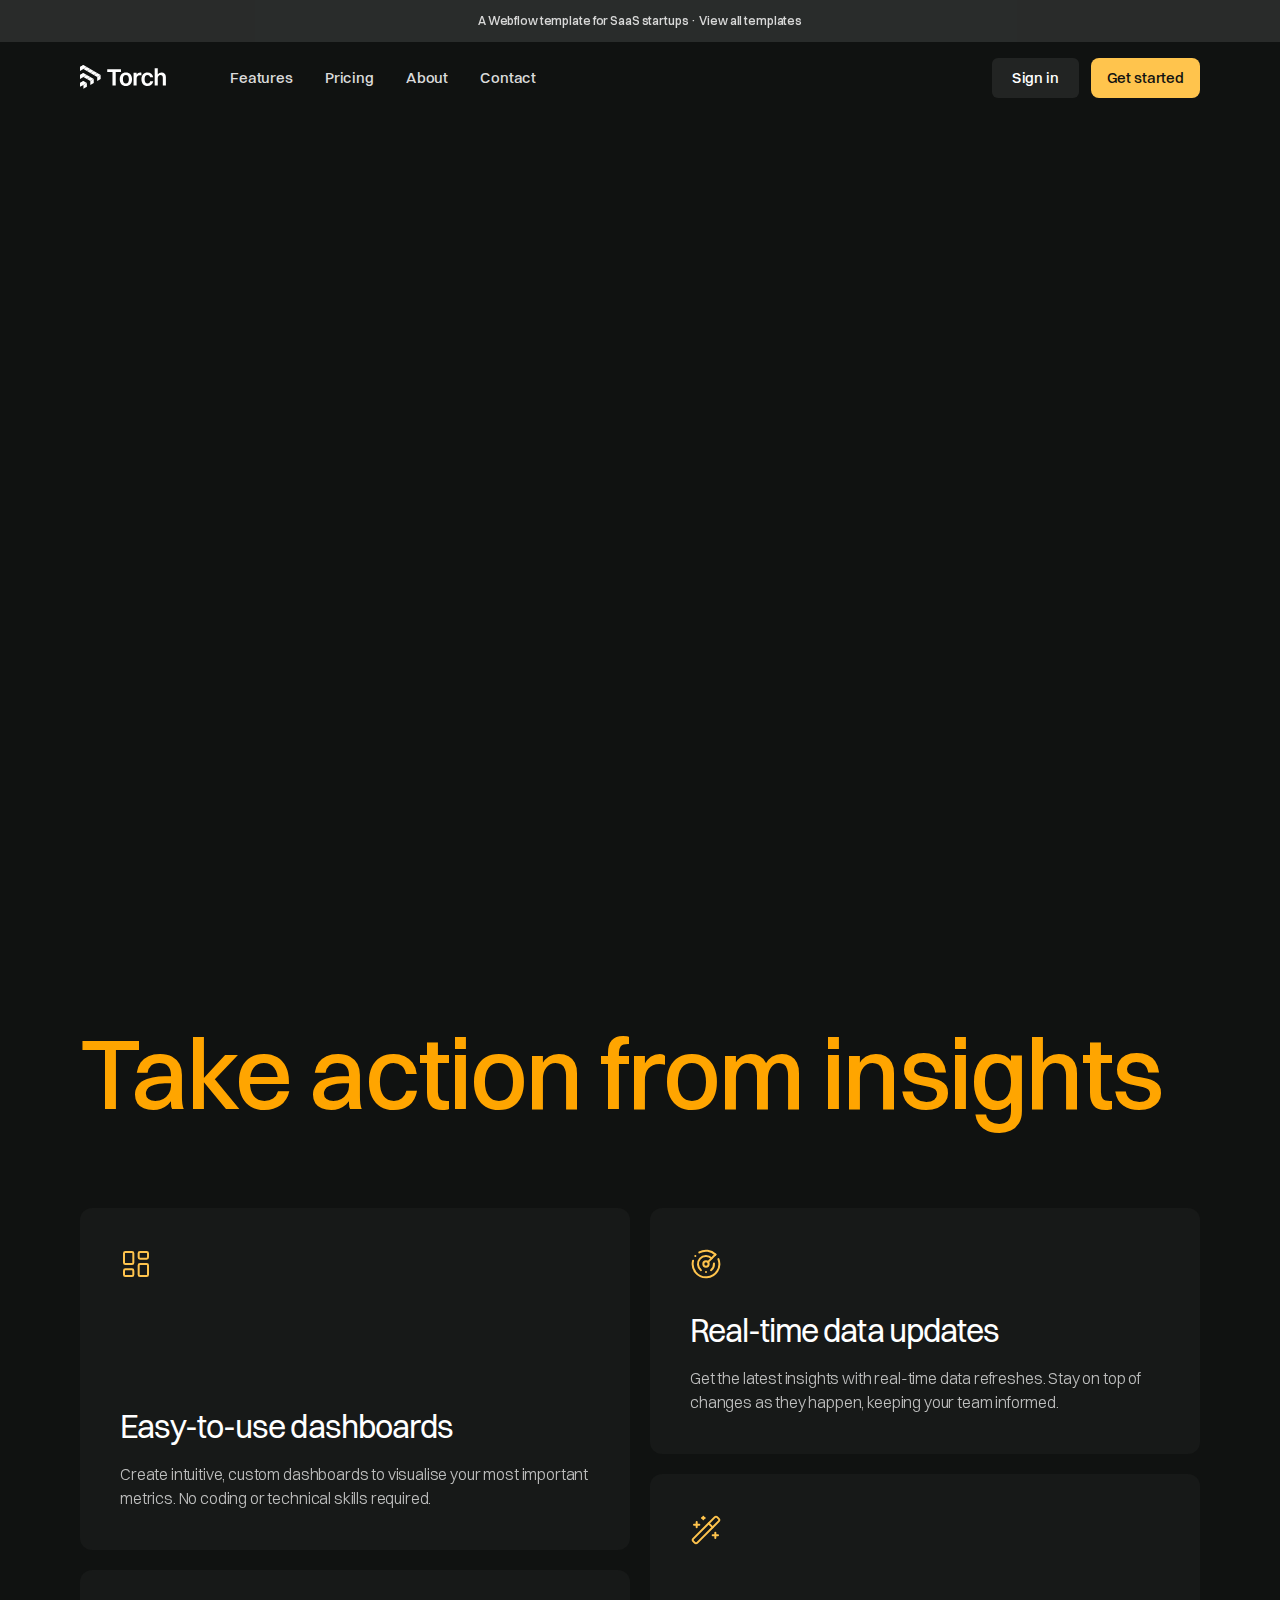
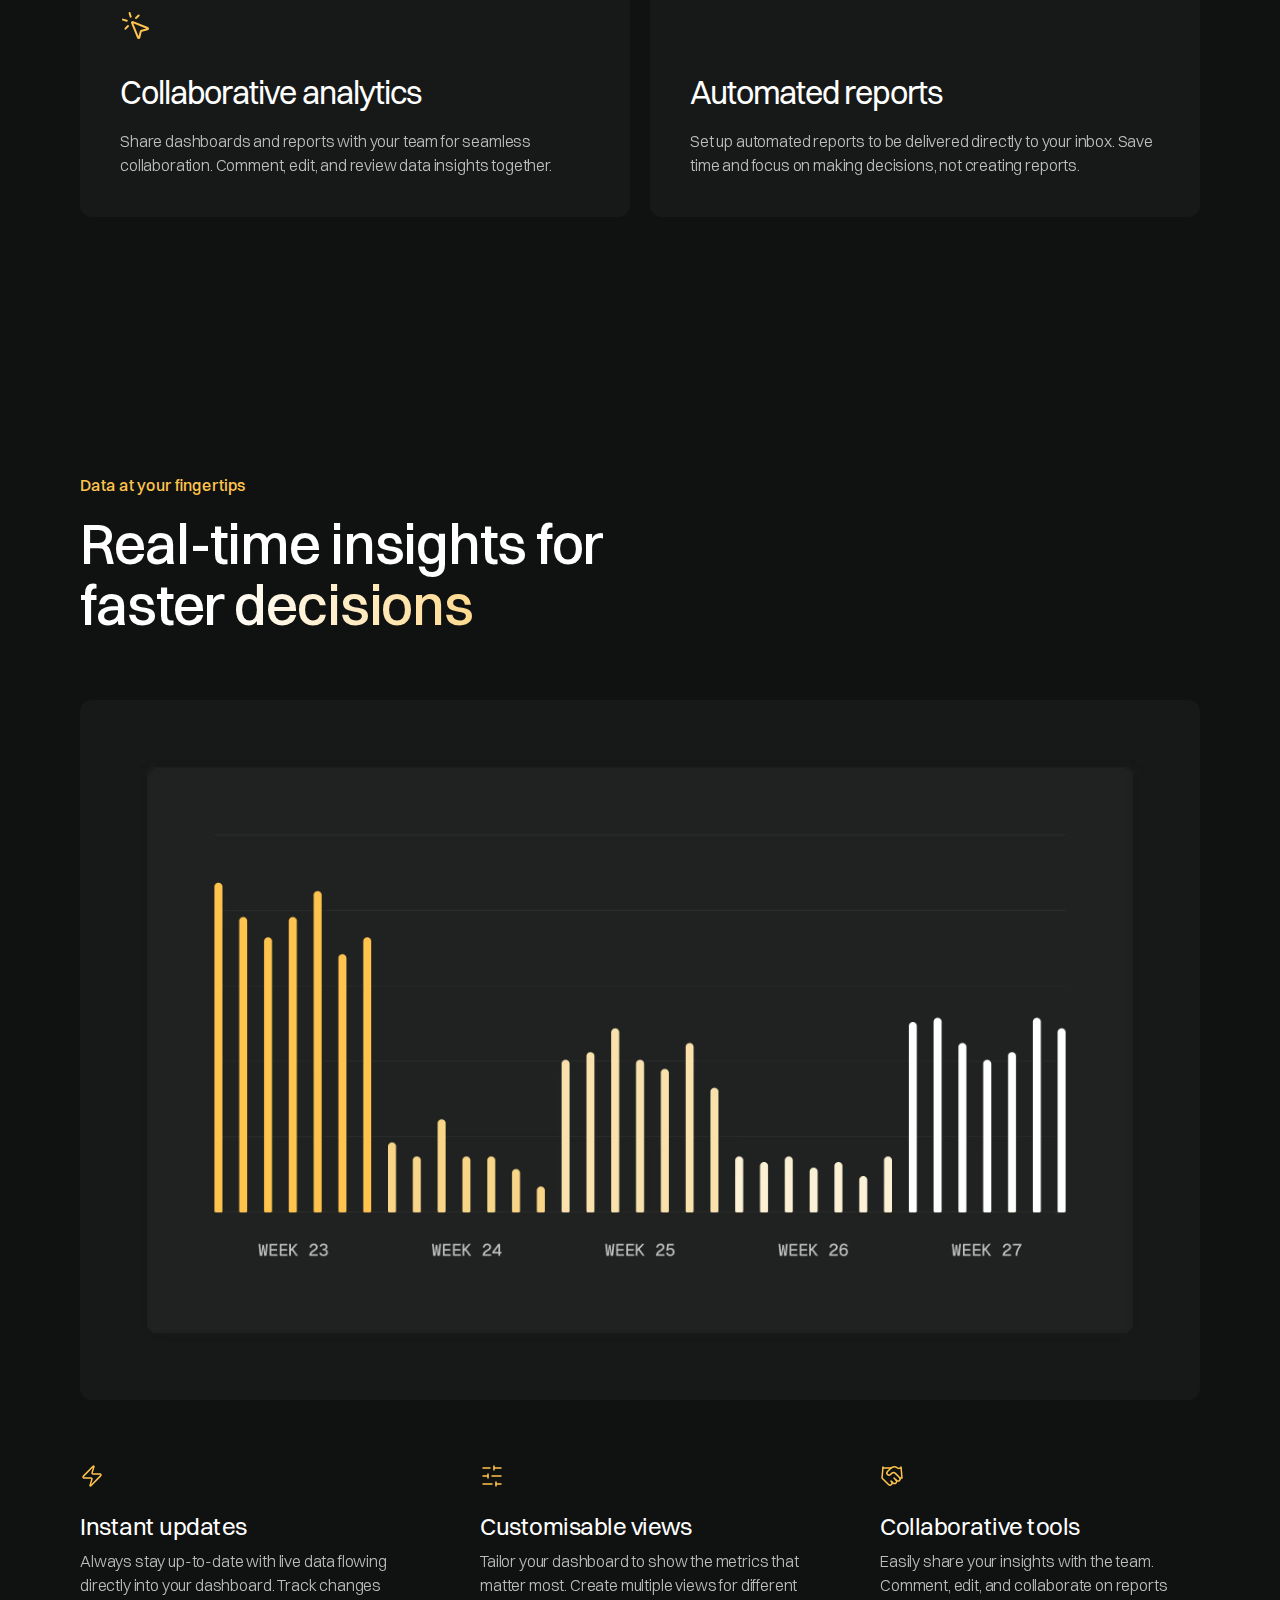
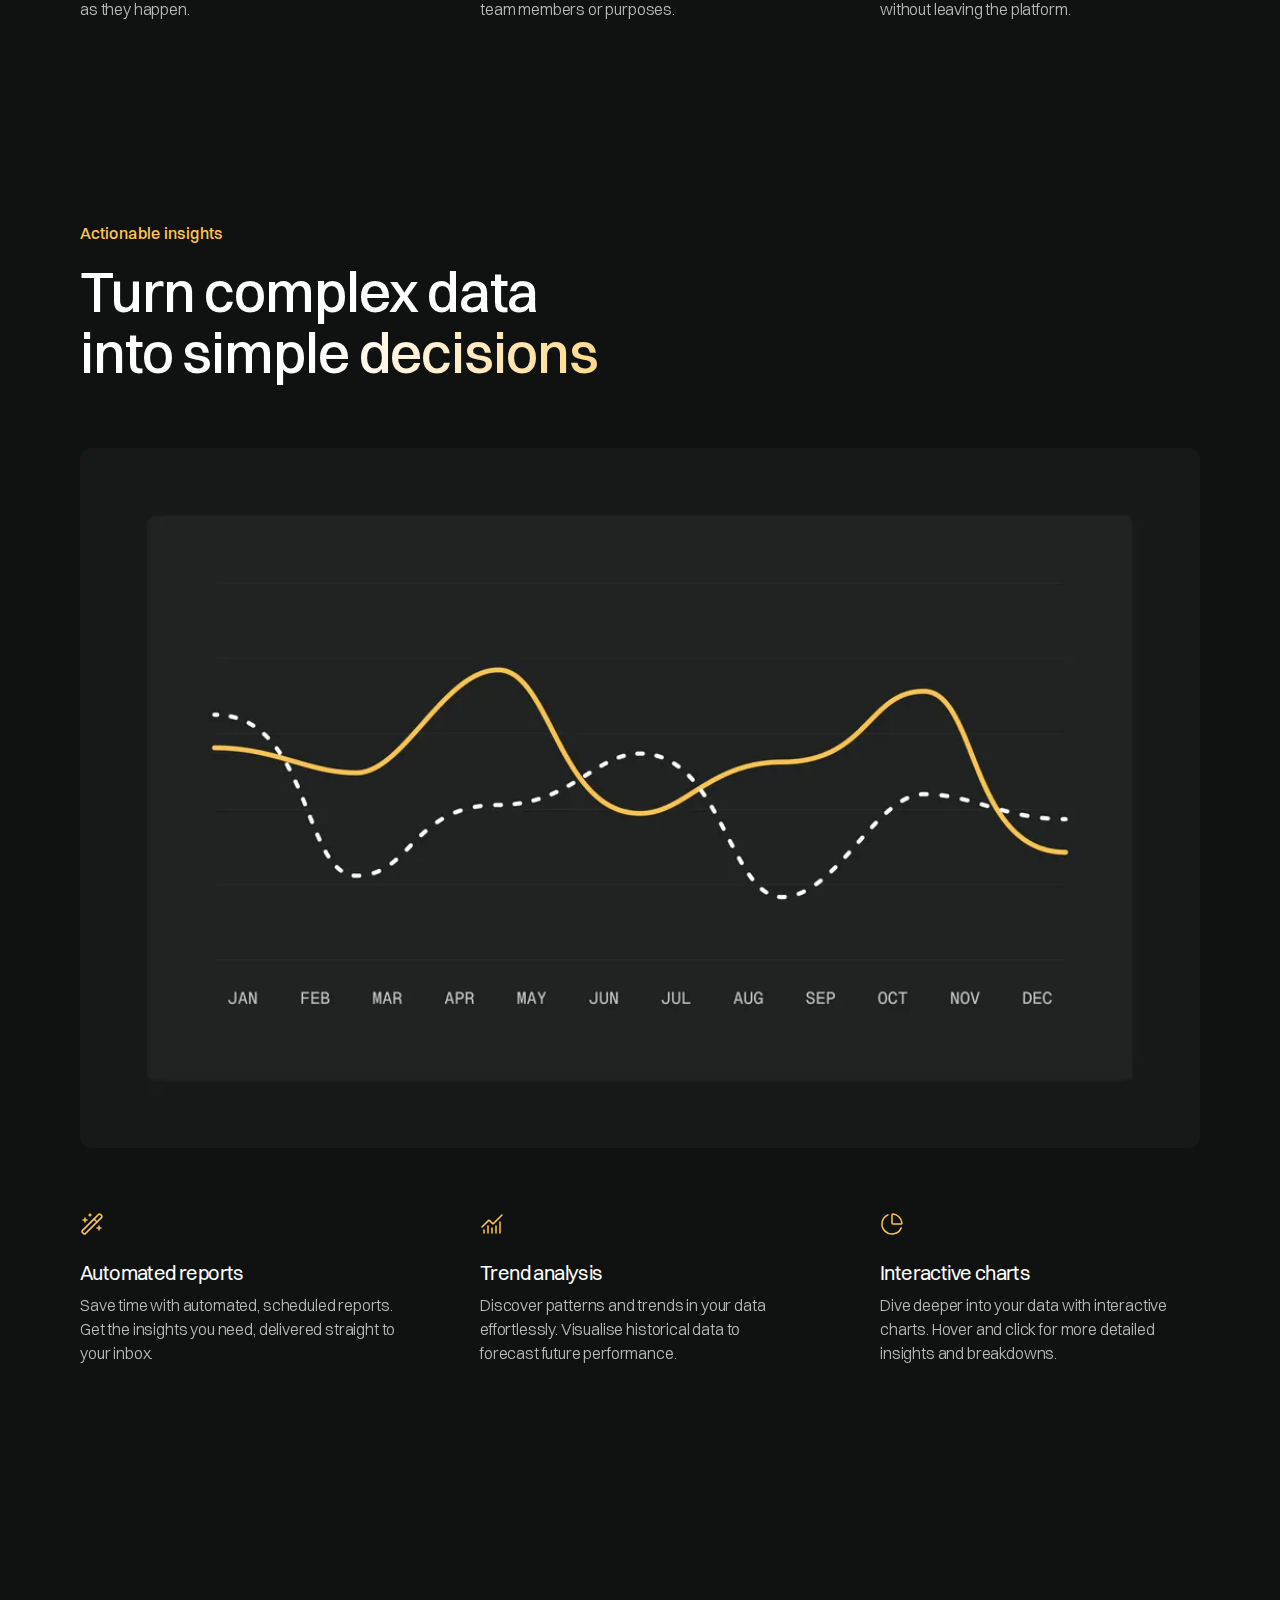
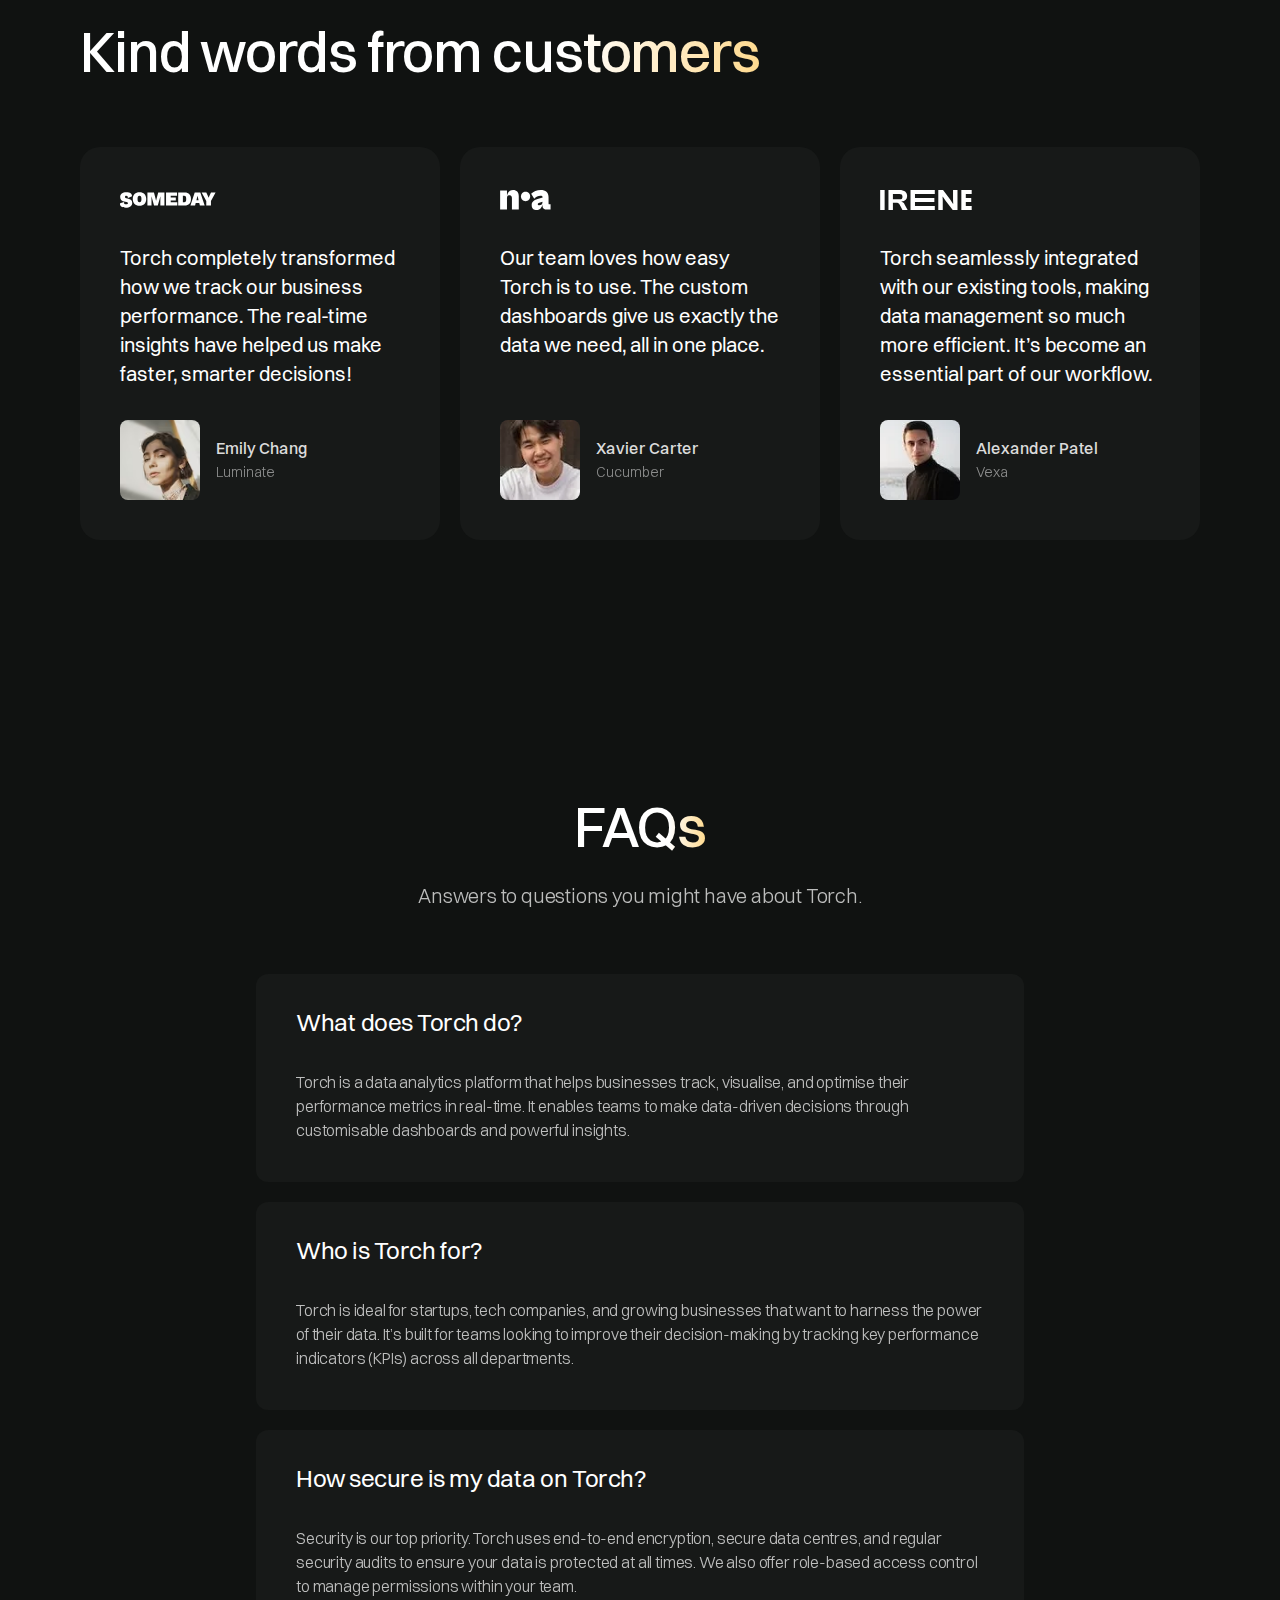
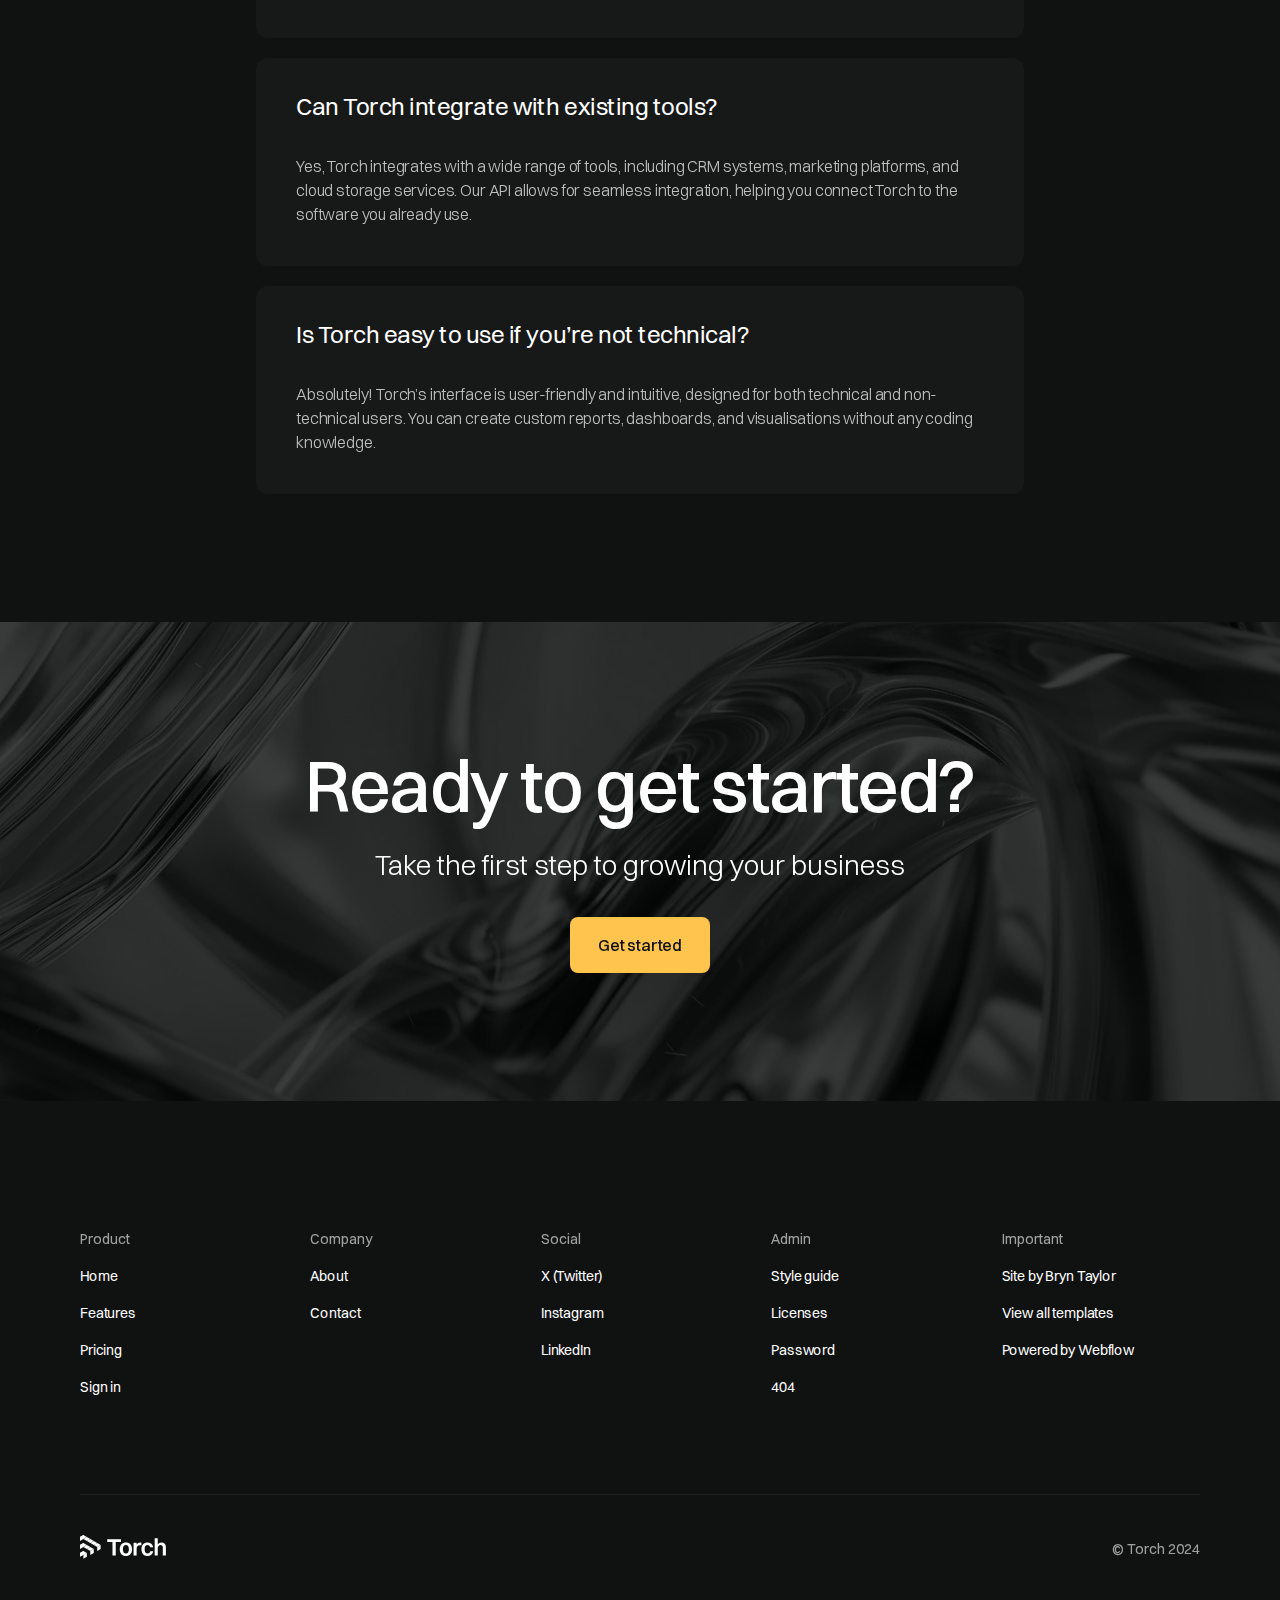
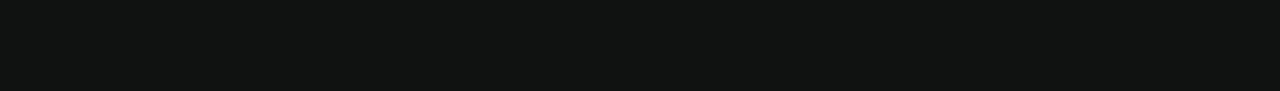
<file: index.html>
<!DOCTYPE html><!--  This site was created in Webflow. https://webflow.com  --><!--  Last Published: Fri May 23 2025 05:39:02 GMT+0000 (Coordinated Universal Time)  -->
<html data-wf-page="683009b85a024d899e36d330" data-wf-site="683009b85a024d899e36d341" lang="en">
<head>
  <meta charset="utf-8">
  <title>[Nicklas]-project</title>
  <meta content="Torch is a high-quality template for SaaS tech startups. It has multiple pages, sections and components to suit your needs. Take your company&#x27;s online presence to the next level." name="description">
  <meta content="Torch · Webflow HTML website template" property="og:title">
  <meta content="Torch is a high-quality template for SaaS tech startups. It has multiple pages, sections and components to suit your needs. Take your company&#x27;s online presence to the next level." property="og:description">
  <meta content="https://cdn.prod.website-files.com/66fad496e2674af9c6f8f4ef/6703e5e87c9ca1599100560c_torch-opengraph-image.png" property="og:image">
  <meta content="Torch · Webflow HTML website template" property="twitter:title">
  <meta content="Torch is a high-quality template for SaaS tech startups. It has multiple pages, sections and components to suit your needs. Take your company&#x27;s online presence to the next level." property="twitter:description">
  <meta content="https://cdn.prod.website-files.com/66fad496e2674af9c6f8f4ef/6703e5e87c9ca1599100560c_torch-opengraph-image.png" property="twitter:image">
  <meta property="og:type" content="website">
  <meta content="summary_large_image" name="twitter:card">
  <meta content="width=device-width, initial-scale=1" name="viewport">
  <meta content="Webflow" name="generator">
  <link href="css/normalize.css" rel="stylesheet" type="text/css">
  <link href="css/webflow.css" rel="stylesheet" type="text/css">
  <link href="css/vs-code-activity-6ac5294ab1080a14f9b40f.webflow.css" rel="stylesheet" type="text/css">
  <script type="text/javascript">!function(o,c){var n=c.documentElement,t=" w-mod-";n.className+=t+"js",("ontouchstart"in o||o.DocumentTouch&&c instanceof DocumentTouch)&&(n.className+=t+"touch")}(window,document);</script>
  <link href="images/favicon.png" rel="shortcut icon" type="image/x-icon">
  <link href="images/webclip.png" rel="apple-touch-icon">
</head>
<body>
  <a href="https://www.bryntaylor.co.uk/platform/webflow?ref=template" target="_blank" class="section banner w-inline-block">
    <div class="container-large">
      <div>A Webflow template for SaaS startups · View all templates</div>
    </div>
  </a>
  <div data-animation="default" class="nav w-nav" data-easing2="ease" fs-scrolldisable-element="smart-nav" data-easing="ease" data-collapse="medium" data-w-id="abad23f6-3206-d95e-518e-2548f4c46996" role="banner" data-duration="400">
    <div class="nav-container">
      <div class="logo-wrapper">
        <a href="index.html" aria-current="page" class="logo w-nav-brand w--current"><img src="images/torch-logo.svg" loading="lazy" width="Auto" height="24" alt="Logo"></a>
        <nav role="navigation" id="w-node-abad23f6-3206-d95e-518e-2548f4c4699b-f4c46996" class="nav-menu w-nav-menu">
          <a href="features.html" class="nav-link w-nav-link">Features</a>
          <a href="pricing.html" class="nav-link w-nav-link">Pricing</a>
          <a href="about.html" class="nav-link w-nav-link">About</a>
          <a href="contact.html" class="nav-link w-nav-link">Contact</a>
        </nav>
      </div>
      <div id="w-node-abad23f6-3206-d95e-518e-2548f4c469b0-f4c46996" class="actions-wrapper">
        <a href="sign-in.html" class="button-secondary small hide-mobile-portrait w-button">Sign in</a>
        <a href="#" class="button small hide-mobile-portrait w-button">Get started</a>
        <div class="nav-menu-button w-nav-button">
          <div class="menu-icon">
            <div class="menu-icon-line-top"></div>
            <div class="menu-icon-line-bottom"></div>
          </div>
        </div>
      </div>
    </div>
  </div>
  <section class="section">
    <div class="container-large">
      <div class="header-layout">
        <div class="header-content">
          <h1 data-w-id="05c97b58-b1ac-eabe-afbc-3861dce3b03f" style="-webkit-transform:translate3d(0, 24px, 0) scale3d(1, 1, 1) rotateX(0) rotateY(0) rotateZ(0) skew(0, 0);-moz-transform:translate3d(0, 24px, 0) scale3d(1, 1, 1) rotateX(0) rotateY(0) rotateZ(0) skew(0, 0);-ms-transform:translate3d(0, 24px, 0) scale3d(1, 1, 1) rotateX(0) rotateY(0) rotateZ(0) skew(0, 0);transform:translate3d(0, 24px, 0) scale3d(1, 1, 1) rotateX(0) rotateY(0) rotateZ(0) skew(0, 0);opacity:0" class="heading extra-large"><span class="text-gradient-overlay">This is the best heading</span></h1>
          <div class="spacer-32"></div>
          <p data-w-id="05c97b58-b1ac-eabe-afbc-3861dce3b041" style="-webkit-transform:translate3d(0, 24px, 0) scale3d(1, 1, 1) rotateX(0) rotateY(0) rotateZ(0) skew(0, 0);-moz-transform:translate3d(0, 24px, 0) scale3d(1, 1, 1) rotateX(0) rotateY(0) rotateZ(0) skew(0, 0);-ms-transform:translate3d(0, 24px, 0) scale3d(1, 1, 1) rotateX(0) rotateY(0) rotateZ(0) skew(0, 0);transform:translate3d(0, 24px, 0) scale3d(1, 1, 1) rotateX(0) rotateY(0) rotateZ(0) skew(0, 0);opacity:0" class="paragraph large">Torch makes data analysis easy for everyone. Visualise key metrics, track performance, and discover trends without needing a data science background.</p>
          <div class="spacer-32"></div>
          <div class="button-group">
            <a data-w-id="05c97b58-b1ac-eabe-afbc-3861dce3b045" style="-webkit-transform:translate3d(0, 24px, 0) scale3d(1, 1, 1) rotateX(0) rotateY(0) rotateZ(0) skew(0, 0);-moz-transform:translate3d(0, 24px, 0) scale3d(1, 1, 1) rotateX(0) rotateY(0) rotateZ(0) skew(0, 0);-ms-transform:translate3d(0, 24px, 0) scale3d(1, 1, 1) rotateX(0) rotateY(0) rotateZ(0) skew(0, 0);transform:translate3d(0, 24px, 0) scale3d(1, 1, 1) rotateX(0) rotateY(0) rotateZ(0) skew(0, 0);opacity:0" href="pricing.html" class="button w-button">Get started</a>
            <a href="/contact" data-w-id="05c97b58-b1ac-eabe-afbc-3861dce3b047" style="-webkit-transform:translate3d(0, 24px, 0) scale3d(1, 1, 1) rotateX(0) rotateY(0) rotateZ(0) skew(0, 0);-moz-transform:translate3d(0, 24px, 0) scale3d(1, 1, 1) rotateX(0) rotateY(0) rotateZ(0) skew(0, 0);-ms-transform:translate3d(0, 24px, 0) scale3d(1, 1, 1) rotateX(0) rotateY(0) rotateZ(0) skew(0, 0);transform:translate3d(0, 24px, 0) scale3d(1, 1, 1) rotateX(0) rotateY(0) rotateZ(0) skew(0, 0);opacity:0" class="make-me-pretty w-button">Learn more</a>
          </div>
          <div class="spacer-64"></div>
          <div data-w-id="2469359d-caa4-0f3d-e0f9-ac9d68bc0583" style="-webkit-transform:translate3d(0, 24px, 0) scale3d(1, 1, 1) rotateX(0) rotateY(0) rotateZ(0) skew(0, 0);-moz-transform:translate3d(0, 24px, 0) scale3d(1, 1, 1) rotateX(0) rotateY(0) rotateZ(0) skew(0, 0);-ms-transform:translate3d(0, 24px, 0) scale3d(1, 1, 1) rotateX(0) rotateY(0) rotateZ(0) skew(0, 0);transform:translate3d(0, 24px, 0) scale3d(1, 1, 1) rotateX(0) rotateY(0) rotateZ(0) skew(0, 0);opacity:0" class="social-proof-logos-wrapper"><img src="images/logo-1.svg" loading="lazy" alt="Logo" class="social-proof-logo"><img src="images/logo-2.svg" loading="lazy" alt="Logo" class="social-proof-logo"><img src="images/logo-4.svg" loading="lazy" alt="Logo" class="social-proof-logo"><img src="images/logo-3.svg" loading="lazy" alt="Logo" class="social-proof-logo"></div>
        </div>
        <div class="image-wrapper"><img class="hero-image" src="/images/layout-dashboard.svg" alt="new alt text" style="opacity:0;-webkit-transform:translate3d(0, 24px, 0) scale3d(1, 1, 1) rotateX(0) rotateY(0) rotateZ(0) skew(0, 0);-moz-transform:translate3d(0, 24px, 0) scale3d(1, 1, 1) rotateX(0) rotateY(0) rotateZ(0) skew(0, 0);-ms-transform:translate3d(0, 24px, 0) scale3d(1, 1, 1) rotateX(0) rotateY(0) rotateZ(0) skew(0, 0);transform:translate3d(0, 24px, 0) scale3d(1, 1, 1) rotateX(0) rotateY(0) rotateZ(0) skew(0, 0)" sizes="(max-width: 479px) 100vw, (max-width: 767px) 83vw, (max-width: 991px) 87vw, 38vw" data-w-id="d5a852ed-62d2-ecf7-eaf5-3b02d986643e" loading="lazy" srcset="images/torch-product-image-1_1torch-product-image-1.avif 500w, images/torch-product-image-1_1torch-product-image-1.avif 1800w"></div>
      </div>
    </div>
  </section>
  <section class="section">
    <div id="learn-more" class="container-large">
      <h2 class="my-class">Take action from insights</h2>
      <div class="spacer-80"></div>
      <div class="w-layout-grid card-list">
        <div id="w-node-_38f718e7-ef7d-cf1b-5d32-9110617504c1-617504ba" class="card-item"><img src="images/layout-dashboard.svg" loading="lazy" alt="Dashboard icon" class="icon-large">
          <div class="spacer-128"></div>
          <h3 class="heading medium">Easy-to-use dashboards</h3>
          <div class="spacer-16"></div>
          <p class="paragraph">Create intuitive, custom dashboards to visualise your most important metrics. No coding or technical skills required.</p>
        </div>
        <div class="card-item"><img src="images/radar.svg" loading="lazy" alt="Radar icon" class="icon-large">
          <div class="spacer-32"></div>
          <h3 class="heading medium">Real-time data updates</h3>
          <div class="spacer-16"></div>
          <p class="paragraph">Get the latest insights with real-time data refreshes. Stay on top of changes as they happen, keeping your team informed.</p>
        </div>
        <div id="w-node-d05e47e2-aa32-2547-947a-66fd2ccb7be0-617504ba" class="card-item"><img src="images/wand-sparkles.svg" loading="lazy" alt="Magic icon" class="icon-large">
          <div class="spacer-128"></div>
          <h3 class="heading medium">Automated reports</h3>
          <div class="spacer-16"></div>
          <p class="paragraph">Set up automated reports to be delivered directly to your inbox. Save time and focus on making decisions, not creating reports.</p>
        </div>
        <div class="card-item"><img src="images/mouse-pointer-click.svg" loading="lazy" alt="Mouse icon" class="icon-large">
          <div class="spacer-32"></div>
          <h3 class="heading medium">Collaborative analytics</h3>
          <div class="spacer-16"></div>
          <p class="paragraph">Share dashboards and reports with your team for seamless collaboration. Comment, edit, and review data insights together.</p>
        </div>
      </div>
    </div>
  </section>
  <section class="section">
    <div class="container-large">
      <div class="features-list">
        <div class="w-layout-grid feature-item">
          <div class="feature-content">
            <div class="text-color-accent text-weight-medium">Data at your fingertips</div>
            <div class="spacer-16"></div>
            <h2 class="heading large"><span class="text-gradient-overlay">Real-time insights for faster decisions</span></h2>
          </div>
          <div class="image-wrapper"><img src="images/torch-product-image-2_1torch-product-image-2.avif" loading="lazy" sizes="(max-width: 479px) 100vw, (max-width: 767px) 83vw, (max-width: 991px) 87vw, 84vw" srcset="images/torch-product-image-2_1torch-product-image-2.avif 500w, images/torch-product-image-2_1torch-product-image-2.avif 800w, images/torch-product-image-2_1torch-product-image-2.avif 2400w" alt="Product image" class="feature-image"></div>
          <div class="grid-3-column">
            <div class="benefit-item"><img src="images/zap.svg" loading="lazy" alt="Zap icon" class="icon-medium">
              <div class="spacer-24"></div>
              <h3 class="heading regular">Instant updates</h3>
              <div class="spacer-8"></div>
              <p class="paragraph">Always stay up-to-date with live data flowing directly into your dashboard. Track changes as they happen.</p>
            </div>
            <div class="benefit-item"><img src="images/sliders-horizontal.svg" loading="lazy" alt="Sliders icon" class="icon-medium">
              <div class="spacer-24"></div>
              <h3 class="heading regular">Customisable views</h3>
              <div class="spacer-8"></div>
              <p class="paragraph">Tailor your dashboard to show the metrics that matter most. Create multiple views for different team members or purposes.</p>
            </div>
            <div class="benefit-item"><img src="images/handshake.svg" loading="lazy" alt="Handshake icon" class="icon-medium">
              <div class="spacer-24"></div>
              <h3 class="heading regular">Collaborative tools</h3>
              <div class="spacer-8"></div>
              <p class="paragraph">Easily share your insights with the team. Comment, edit, and collaborate on reports without leaving the platform.</p>
            </div>
          </div>
        </div>
        <div class="w-layout-grid feature-item">
          <div class="feature-content">
            <div class="text-color-accent text-weight-medium">Actionable insights</div>
            <div class="spacer-16"></div>
            <h2 class="heading large"><span class="text-gradient-overlay">Turn complex data into simple decisions</span></h2>
          </div>
          <div class="image-wrapper"><img src="images/torch-product-image-3_1torch-product-image-3.avif" loading="lazy" sizes="(max-width: 479px) 100vw, (max-width: 767px) 83vw, (max-width: 991px) 87vw, 84vw" srcset="images/torch-product-image-3_1torch-product-image-3.avif 500w, images/torch-product-image-3_1torch-product-image-3.avif 800w, images/torch-product-image-3_1torch-product-image-3.avif 1080w, images/torch-product-image-3_1torch-product-image-3.avif 2400w" alt="Product image" class="feature-image"></div>
          <div class="grid-3-column">
            <div class="benefit-item"><img src="images/wand-sparkles.svg" loading="lazy" alt="Magic icon" class="icon-medium">
              <div class="spacer-24"></div>
              <h3 class="heading small">Automated reports</h3>
              <div class="spacer-8"></div>
              <p class="paragraph">Save time with automated, scheduled reports. Get the insights you need, delivered straight to your inbox.</p>
            </div>
            <div class="benefit-item"><img src="images/chart-no-axes-combined.svg" loading="lazy" alt="Chart icon" class="icon-medium">
              <div class="spacer-24"></div>
              <h3 class="heading small">Trend analysis</h3>
              <div class="spacer-8"></div>
              <p class="paragraph">Discover patterns and trends in your data effortlessly. Visualise historical data to forecast future performance.</p>
            </div>
            <div class="benefit-item"><img src="images/chart-pie.svg" loading="lazy" alt="Pie icon" class="icon-medium">
              <div class="spacer-24"></div>
              <h3 class="heading small">Interactive charts</h3>
              <div class="spacer-8"></div>
              <p class="paragraph">Dive deeper into your data with interactive charts. Hover and click for more detailed insights and breakdowns.</p>
            </div>
          </div>
        </div>
      </div>
    </div>
  </section>
  <section class="section">
    <div class="container-large">
      <h2 class="heading large"><span class="text-gradient-overlay">Kind words from customers</span></h2>
      <div class="spacer-64"></div>
      <div class="w-layout-grid testimonials-list">
        <div class="testimonials-card">
          <div class="testimonials-content-top"><img src="images/logo-1.svg" loading="lazy" alt="Logo" class="testimonial-logo">
            <div class="spacer-32"></div>
            <div class="paragraph large">Torch completely transformed how we track our business performance. The real-time insights have helped us make faster, smarter decisions!</div>
            <div class="spacer-32"></div>
          </div>
          <div class="testimonial-details">
            <div class="testimonial-image-wrapper"><img src="images/pexels-olena-bohovyk-3646160_1pexels-olena-bohovyk-3646160.avif" loading="lazy" alt="" class="testimonial-image"></div>
            <div class="testimonial-details-text">
              <div class="paragraph text-weight-medium">Emily Chang</div>
              <div class="text-color-muted">
                <div class="paragraph small">Luminate</div>
              </div>
            </div>
          </div>
        </div>
        <div class="testimonials-card">
          <div class="testimonials-content-top"><img src="images/logo-3.svg" loading="lazy" width="Auto" height="Auto" alt="Logo" class="testimonial-logo">
            <div class="spacer-32"></div>
            <div class="paragraph large">Our team loves how easy Torch is to use. The custom dashboards give us exactly the data we need, all in one place.</div>
            <div class="spacer-32"></div>
          </div>
          <div class="testimonial-details">
            <div class="testimonial-image-wrapper"><img src="images/pexels-monstera-5384445_1pexels-monstera-5384445.avif" loading="lazy" alt="" class="testimonial-image"></div>
            <div class="testimonial-details-text">
              <div class="paragraph text-weight-medium">Xavier Carter</div>
              <div class="text-color-muted">
                <div class="paragraph small">Cucumber</div>
              </div>
            </div>
          </div>
        </div>
        <div class="testimonials-card">
          <div class="testimonials-content-top"><img src="images/logo-4.svg" loading="lazy" alt="Logo" class="testimonial-logo">
            <div class="spacer-32"></div>
            <div class="paragraph large">Torch seamlessly integrated with our existing tools, making data management so much more efficient. It’s become an essential part of our workflow.</div>
            <div class="spacer-32"></div>
          </div>
          <div class="testimonial-details">
            <div class="testimonial-image-wrapper"><img src="images/pexels-amir-esrafili-6274712_1pexels-amir-esrafili-6274712.avif" loading="lazy" alt="" class="testimonial-image"></div>
            <div class="testimonial-details-text">
              <div class="paragraph text-weight-medium">Alexander Patel</div>
              <div class="text-color-muted">
                <div class="paragraph small">Vexa</div>
              </div>
            </div>
          </div>
        </div>
      </div>
    </div>
  </section>
  <section class="section">
    <div class="container-small">
      <div class="w-layout-grid faq-wrapper">
        <div class="faq-content">
          <h2><span class="text-gradient-overlay">FAQs</span></h2>
          <div class="spacer-24"></div>
          <p class="paragraph large">Answers to questions you might have about Torch.</p>
        </div>
        <div class="w-layout-grid faq-list">
          <div class="faq-accordion">
            <div data-w-id="ec766c24-12b7-b94d-ff49-9f5d83ef1eb9" class="faq-question">
              <h3 class="heading regular">What does Torch do?</h3><img src="images/plus.svg" loading="lazy" alt="Plus icon" class="faq-icon">
            </div>
            <div class="faq-answer">
              <p>Torch is a data analytics platform that helps businesses track, visualise, and optimise their performance metrics in real-time. It enables teams to make data-driven decisions through customisable dashboards and powerful insights.</p>
              <div class="spacer-40"></div>
            </div>
          </div>
          <div class="faq-accordion">
            <div data-w-id="54dd60b7-6fa8-ef93-355b-a321568ed0f3" class="faq-question">
              <h3 class="heading regular">Who is Torch for?</h3><img src="images/plus.svg" loading="lazy" alt="Plus icon" class="faq-icon">
            </div>
            <div class="faq-answer">
              <p>Torch is ideal for startups, tech companies, and growing businesses that want to harness the power of their data. It’s built for teams looking to improve their decision-making by tracking key performance indicators (KPIs) across all departments.</p>
              <div class="spacer-40"></div>
            </div>
          </div>
          <div class="faq-accordion">
            <div data-w-id="8ab634aa-24ca-0337-fd94-c3fe5e0a7e59" class="faq-question">
              <h3 class="heading regular">How secure is my data on Torch?</h3><img src="images/plus.svg" loading="lazy" alt="Plus icon" class="faq-icon">
            </div>
            <div class="faq-answer">
              <p>Security is our top priority. Torch uses end-to-end encryption, secure data centres, and regular security audits to ensure your data is protected at all times. We also offer role-based access control to manage permissions within your team.</p>
              <div class="spacer-40"></div>
            </div>
          </div>
          <div class="faq-accordion">
            <div data-w-id="c4ba0a19-3c90-69c7-36b8-7f895b683a5d" class="faq-question">
              <h3 class="heading regular">Can Torch integrate with existing tools?</h3><img src="images/plus.svg" loading="lazy" alt="Plus icon" class="faq-icon">
            </div>
            <div class="faq-answer">
              <p>Yes, Torch integrates with a wide range of tools, including CRM systems, marketing platforms, and cloud storage services. Our API allows for seamless integration, helping you connect Torch to the software you already use.</p>
              <div class="spacer-40"></div>
            </div>
          </div>
          <div class="faq-accordion">
            <div data-w-id="ee4ae58f-1cc5-15cd-2792-90620b0aa16a" class="faq-question">
              <h3 class="heading regular">Is Torch easy to use if you’re not technical?</h3><img src="images/plus.svg" loading="lazy" alt="Plus icon" class="faq-icon">
            </div>
            <div class="faq-answer">
              <p>Absolutely! Torch’s interface is user-friendly and intuitive, designed for both technical and non-technical users. You can create custom reports, dashboards, and visualisations without any coding knowledge.</p>
              <div class="spacer-40"></div>
            </div>
          </div>
        </div>
      </div>
    </div>
  </section>
  <section class="section is-relative">
    <div class="cta-card-content">
      <div class="text-box">
        <div>
          <h2 class="heading extra-large">Ready to get started?</h2>
        </div>
        <div class="spacer-16"></div>
        <div class="paragraph extra-large">Take the first step to growing your business</div>
      </div>
      <div class="spacer-32"></div>
      <a href="#" class="button w-button">Get started</a>
    </div>
    <div class="gradient-image"></div>
  </section>
  <section class="section">
    <div class="container-large">
      <div class="footer-grid">
        <div class="footer-column">
          <div class="text-color-muted">Product</div>
          <a href="index.html" aria-current="page" class="footer-link w--current">Home</a>
          <a href="features.html" class="footer-link">Features</a>
          <a href="pricing.html" class="footer-link">Pricing</a>
          <a href="sign-in.html" class="footer-link">Sign in</a>
        </div>
        <div class="footer-column">
          <div class="text-color-muted">Company</div>
          <a href="about.html" class="footer-link">About</a>
          <a href="contact.html" class="footer-link">Contact</a>
        </div>
        <div class="footer-column">
          <div class="text-color-muted">Social</div>
          <a href="https://x.com/" target="_blank" class="footer-link">X (Twitter)</a>
          <a href="https://www.instagram.com/" target="_blank" class="footer-link">Instagram</a>
          <a href="https://www.linkedin.com/" target="_blank" class="footer-link">LinkedIn</a>
        </div>
        <div class="footer-column">
          <div class="text-color-muted">Admin</div>
          <a href="admin/styleguide.html" class="footer-link">Style guide</a>
          <a href="admin/licenses.html" class="footer-link">Licenses</a>
          <a href="401.html" class="footer-link">Password</a>
          <a href="404.html" class="footer-link">404</a>
        </div>
        <div class="footer-column">
          <div class="text-color-muted">Important</div>
          <a href="https://www.bryntaylor.co.uk/?ref=template" target="_blank" class="footer-link">Site by Bryn Taylor</a>
          <a href="https://www.bryntaylor.co.uk/platform/webflow?ref=template" target="_blank" class="footer-link">View all templates</a>
          <a href="https://webflow.com/" target="_blank" class="footer-link">Powered by Webflow</a>
        </div>
      </div>
      <div class="spacer-96"></div>
      <div class="divider-line"></div>
      <div class="spacer-40"></div>
      <div class="footer-bottom">
        <a href="index.html" aria-current="page" class="logo w-nav-brand w--current"><img src="images/torch-logo.svg" loading="lazy" width="Auto" height="24" alt="Logo"></a>
        <div class="footer-link text-color-muted">© Torch 2024</div>
      </div>
    </div>
  </section>
  <script src="https://d3e54v103j8qbb.cloudfront.net/js/jquery-3.5.1.min.dc5e7f18c8.js?site=683009b85a024d899e36d341" type="text/javascript" integrity="sha256-9/aliU8dGd2tb6OSsuzixeV4y/faTqgFtohetphbbj0=" crossorigin="anonymous"></script>
  <script src="js/webflow.js" type="text/javascript"></script>
</body>
</html>
</file>
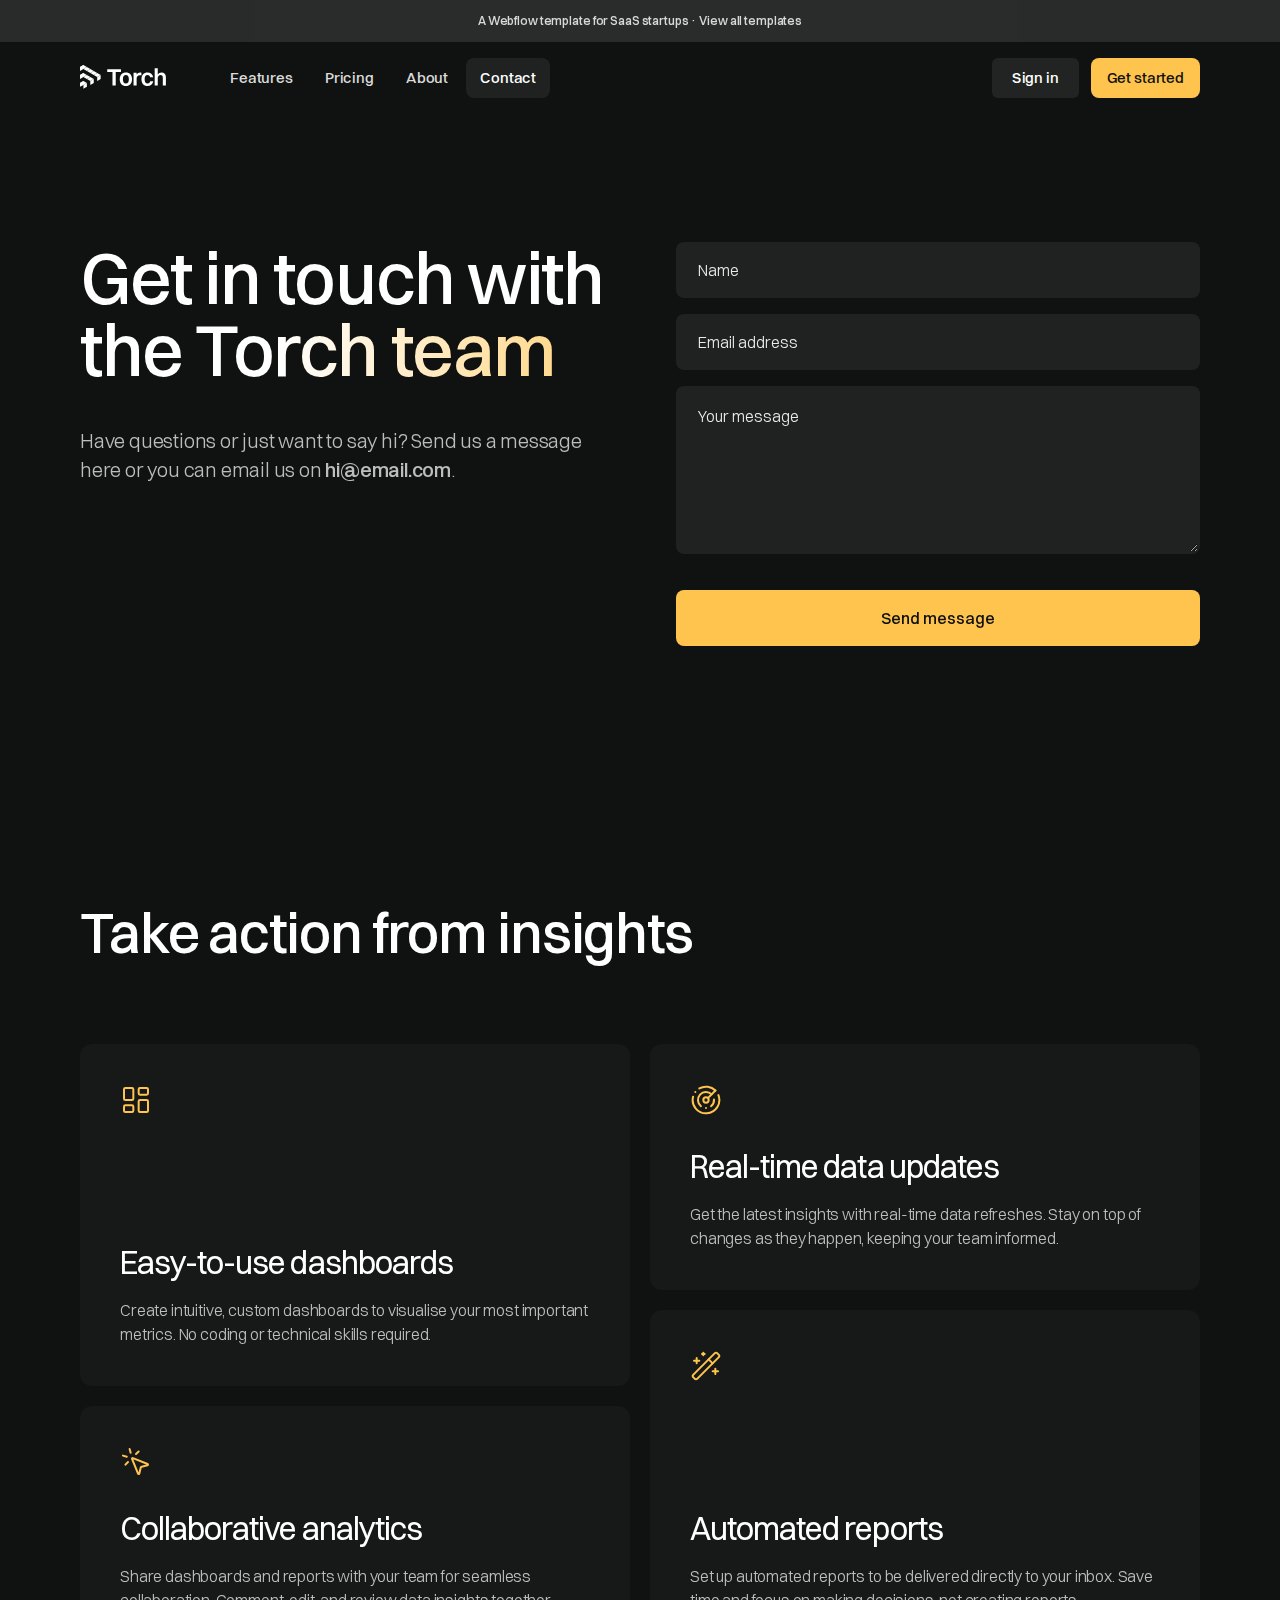
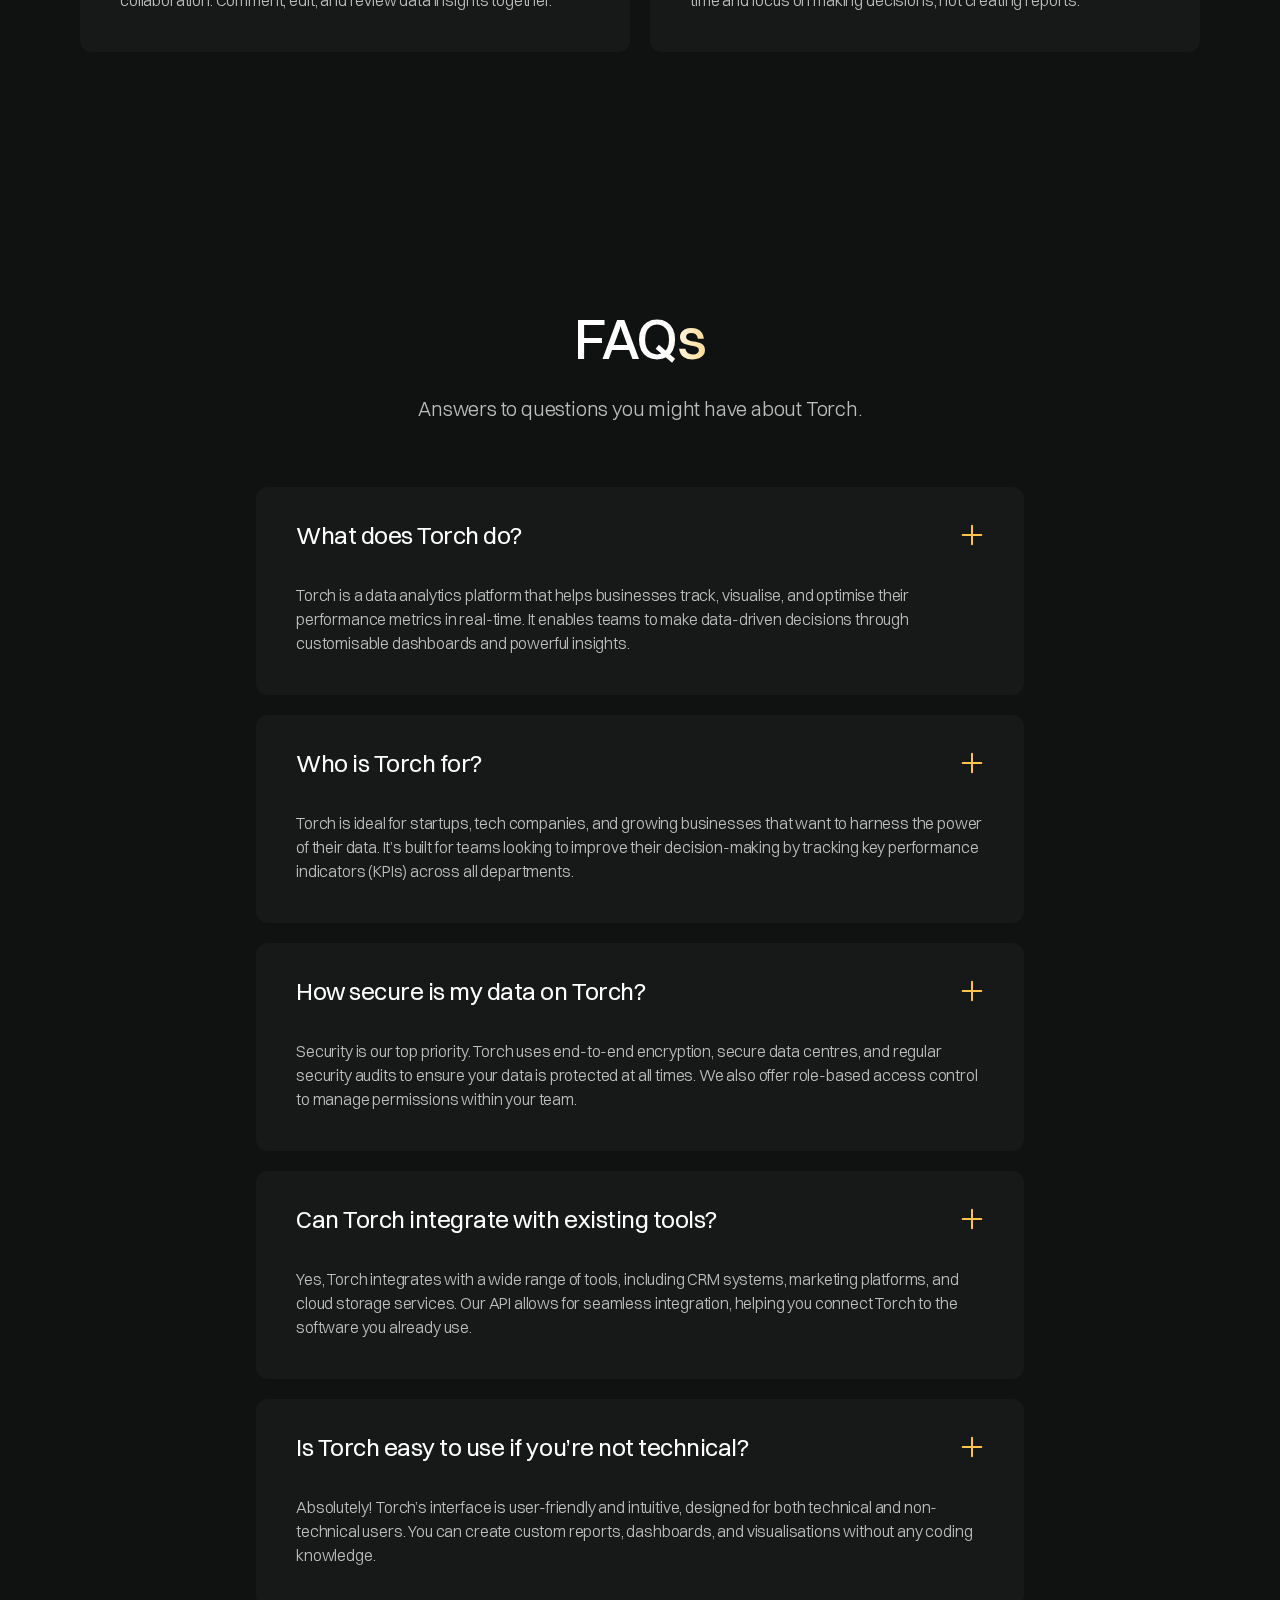
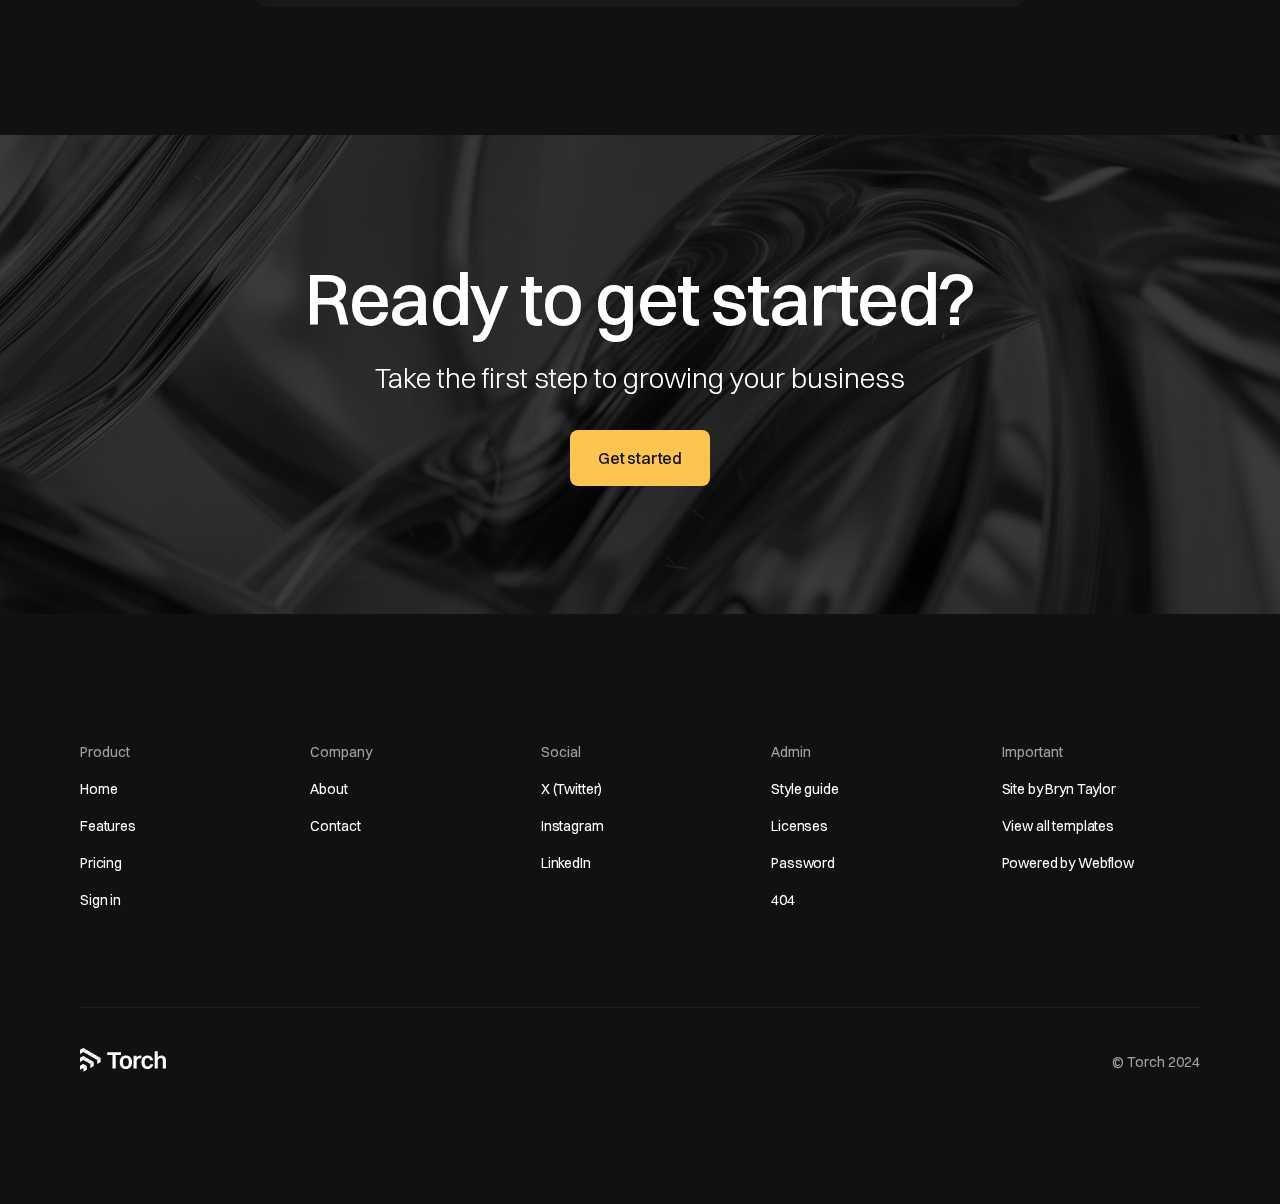
<file: contact.html>
<!DOCTYPE html><!--  This site was created in Webflow. https://webflow.com  --><!--  Last Published: Fri May 23 2025 05:39:02 GMT+0000 (Coordinated Universal Time)  -->
<html data-wf-page="683009b85a024d899e36d33a" data-wf-site="683009b85a024d899e36d341" lang="en">
<head>
  <meta charset="utf-8">
  <title>Torch · Contact</title>
  <meta content="Torch is a high-quality template for SaaS tech startups. It has multiple pages, sections and components to suit your needs. Take your company&#x27;s online presence to the next level." name="description">
  <meta content="Torch · Contact" property="og:title">
  <meta content="Torch is a high-quality template for SaaS tech startups. It has multiple pages, sections and components to suit your needs. Take your company&#x27;s online presence to the next level." property="og:description">
  <meta content="https://cdn.prod.website-files.com/66fad496e2674af9c6f8f4ef/6703e5e87c9ca1599100560c_torch-opengraph-image.png" property="og:image">
  <meta content="Torch · Contact" property="twitter:title">
  <meta content="Torch is a high-quality template for SaaS tech startups. It has multiple pages, sections and components to suit your needs. Take your company&#x27;s online presence to the next level." property="twitter:description">
  <meta content="https://cdn.prod.website-files.com/66fad496e2674af9c6f8f4ef/6703e5e87c9ca1599100560c_torch-opengraph-image.png" property="twitter:image">
  <meta property="og:type" content="website">
  <meta content="summary_large_image" name="twitter:card">
  <meta content="width=device-width, initial-scale=1" name="viewport">
  <meta content="Webflow" name="generator">
  <link href="css/normalize.css" rel="stylesheet" type="text/css">
  <link href="css/webflow.css" rel="stylesheet" type="text/css">
  <link href="css/vs-code-activity-6ac5294ab1080a14f9b40f.webflow.css" rel="stylesheet" type="text/css">
  <script type="text/javascript">!function(o,c){var n=c.documentElement,t=" w-mod-";n.className+=t+"js",("ontouchstart"in o||o.DocumentTouch&&c instanceof DocumentTouch)&&(n.className+=t+"touch")}(window,document);</script>
  <link href="images/favicon.png" rel="shortcut icon" type="image/x-icon">
  <link href="images/webclip.png" rel="apple-touch-icon">
</head>
<body>
  <a href="https://www.bryntaylor.co.uk/platform/webflow?ref=template" target="_blank" class="section banner w-inline-block">
    <div class="container-large">
      <div>A Webflow template for SaaS startups · View all templates</div>
    </div>
  </a>
  <div data-animation="default" class="nav w-nav" data-easing2="ease" fs-scrolldisable-element="smart-nav" data-easing="ease" data-collapse="medium" data-w-id="abad23f6-3206-d95e-518e-2548f4c46996" role="banner" data-duration="400">
    <div class="nav-container">
      <div class="logo-wrapper">
        <a href="index.html" class="logo w-nav-brand"><img src="images/torch-logo.svg" loading="lazy" width="Auto" height="24" alt="Logo"></a>
        <nav role="navigation" id="w-node-abad23f6-3206-d95e-518e-2548f4c4699b-f4c46996" class="nav-menu w-nav-menu">
          <a href="features.html" class="nav-link w-nav-link">Features</a>
          <a href="pricing.html" class="nav-link w-nav-link">Pricing</a>
          <a href="about.html" class="nav-link w-nav-link">About</a>
          <a href="contact.html" aria-current="page" class="nav-link w-nav-link w--current">Contact</a>
        </nav>
      </div>
      <div id="w-node-abad23f6-3206-d95e-518e-2548f4c469b0-f4c46996" class="actions-wrapper">
        <a href="sign-in.html" class="button-secondary small hide-mobile-portrait w-button">Sign in</a>
        <a href="#" class="button small hide-mobile-portrait w-button">Get started</a>
        <div class="nav-menu-button w-nav-button">
          <div class="menu-icon">
            <div class="menu-icon-line-top"></div>
            <div class="menu-icon-line-bottom"></div>
          </div>
        </div>
      </div>
    </div>
  </div>
  <section class="section">
    <div class="container-large">
      <div class="grid-2-column">
        <div class="header-content">
          <h1 data-w-id="05c97b58-b1ac-eabe-afbc-3861dce3b03f" class="heading extra-large"><span class="text-gradient-overlay">Get in touch with the Torch team</span></h1>
          <div class="spacer-32"></div>
          <p data-w-id="05c97b58-b1ac-eabe-afbc-3861dce3b041" class="paragraph large">Have questions or just want to say hi? Send us a message here or you can email us on <a href="mailto:hi@email.com">hi@email.com</a>.</p>
        </div>
        <div class="form-block w-form">
          <form id="wf-form-Contact-Form" name="wf-form-Contact-Form" data-name="Contact Form" method="get" class="login-form" data-wf-page-id="683009b85a024d899e36d33a" data-wf-element-id="f142e6f8-8b43-d96b-9586-3ca7e8487dd4"><input class="text-input w-input" maxlength="256" name="Name" data-name="Name" placeholder="Name" type="text" id="Name" required=""><input class="text-input w-input" maxlength="256" name="Email" data-name="Email" placeholder="Email address" type="email" id="Email" required=""><textarea id="Message" name="Message" maxlength="5000" data-name="Message" placeholder="Your message" required="" class="text-input area w-input"></textarea>
            <div class="spacer-4"></div><input type="submit" data-wait="Please wait..." id="w-node-f142e6f8-8b43-d96b-9586-3ca7e8487de8-9e36d33a" class="button full-width w-button" value="Send message">
          </form>
          <div class="success-message alternate w-form-done">
            <div>Thank you, your submission has been received</div>
          </div>
          <div class="error-message w-form-fail">
            <div class="text-block">Something went wrong, please try again</div>
          </div>
        </div>
      </div>
    </div>
  </section>
  <section class="section">
    <div id="learn-more" class="container-large">
      <h2 class="heading large">Take action from insights</h2>
      <div class="spacer-80"></div>
      <div class="w-layout-grid card-list">
        <div id="w-node-_38f718e7-ef7d-cf1b-5d32-9110617504c1-617504ba" class="card-item"><img src="images/layout-dashboard.svg" loading="lazy" alt="Dashboard icon" class="icon-large">
          <div class="spacer-128"></div>
          <h3 class="heading medium">Easy-to-use dashboards</h3>
          <div class="spacer-16"></div>
          <p class="paragraph">Create intuitive, custom dashboards to visualise your most important metrics. No coding or technical skills required.</p>
        </div>
        <div class="card-item"><img src="images/radar.svg" loading="lazy" alt="Radar icon" class="icon-large">
          <div class="spacer-32"></div>
          <h3 class="heading medium">Real-time data updates</h3>
          <div class="spacer-16"></div>
          <p class="paragraph">Get the latest insights with real-time data refreshes. Stay on top of changes as they happen, keeping your team informed.</p>
        </div>
        <div id="w-node-d05e47e2-aa32-2547-947a-66fd2ccb7be0-617504ba" class="card-item"><img src="images/wand-sparkles.svg" loading="lazy" alt="Magic icon" class="icon-large">
          <div class="spacer-128"></div>
          <h3 class="heading medium">Automated reports</h3>
          <div class="spacer-16"></div>
          <p class="paragraph">Set up automated reports to be delivered directly to your inbox. Save time and focus on making decisions, not creating reports.</p>
        </div>
        <div class="card-item"><img src="images/mouse-pointer-click.svg" loading="lazy" alt="Mouse icon" class="icon-large">
          <div class="spacer-32"></div>
          <h3 class="heading medium">Collaborative analytics</h3>
          <div class="spacer-16"></div>
          <p class="paragraph">Share dashboards and reports with your team for seamless collaboration. Comment, edit, and review data insights together.</p>
        </div>
      </div>
    </div>
  </section>
  <section class="section">
    <div class="container-small">
      <div class="w-layout-grid faq-wrapper">
        <div class="faq-content">
          <h2><span class="text-gradient-overlay">FAQs</span></h2>
          <div class="spacer-24"></div>
          <p class="paragraph large">Answers to questions you might have about Torch.</p>
        </div>
        <div class="w-layout-grid faq-list">
          <div class="faq-accordion">
            <div data-w-id="ec766c24-12b7-b94d-ff49-9f5d83ef1eb9" class="faq-question">
              <h3 class="heading regular">What does Torch do?</h3><img src="images/plus.svg" loading="lazy" alt="Plus icon" class="faq-icon">
            </div>
            <div class="faq-answer">
              <p>Torch is a data analytics platform that helps businesses track, visualise, and optimise their performance metrics in real-time. It enables teams to make data-driven decisions through customisable dashboards and powerful insights.</p>
              <div class="spacer-40"></div>
            </div>
          </div>
          <div class="faq-accordion">
            <div data-w-id="54dd60b7-6fa8-ef93-355b-a321568ed0f3" class="faq-question">
              <h3 class="heading regular">Who is Torch for?</h3><img src="images/plus.svg" loading="lazy" alt="Plus icon" class="faq-icon">
            </div>
            <div class="faq-answer">
              <p>Torch is ideal for startups, tech companies, and growing businesses that want to harness the power of their data. It’s built for teams looking to improve their decision-making by tracking key performance indicators (KPIs) across all departments.</p>
              <div class="spacer-40"></div>
            </div>
          </div>
          <div class="faq-accordion">
            <div data-w-id="8ab634aa-24ca-0337-fd94-c3fe5e0a7e59" class="faq-question">
              <h3 class="heading regular">How secure is my data on Torch?</h3><img src="images/plus.svg" loading="lazy" alt="Plus icon" class="faq-icon">
            </div>
            <div class="faq-answer">
              <p>Security is our top priority. Torch uses end-to-end encryption, secure data centres, and regular security audits to ensure your data is protected at all times. We also offer role-based access control to manage permissions within your team.</p>
              <div class="spacer-40"></div>
            </div>
          </div>
          <div class="faq-accordion">
            <div data-w-id="c4ba0a19-3c90-69c7-36b8-7f895b683a5d" class="faq-question">
              <h3 class="heading regular">Can Torch integrate with existing tools?</h3><img src="images/plus.svg" loading="lazy" alt="Plus icon" class="faq-icon">
            </div>
            <div class="faq-answer">
              <p>Yes, Torch integrates with a wide range of tools, including CRM systems, marketing platforms, and cloud storage services. Our API allows for seamless integration, helping you connect Torch to the software you already use.</p>
              <div class="spacer-40"></div>
            </div>
          </div>
          <div class="faq-accordion">
            <div data-w-id="ee4ae58f-1cc5-15cd-2792-90620b0aa16a" class="faq-question">
              <h3 class="heading regular">Is Torch easy to use if you’re not technical?</h3><img src="images/plus.svg" loading="lazy" alt="Plus icon" class="faq-icon">
            </div>
            <div class="faq-answer">
              <p>Absolutely! Torch’s interface is user-friendly and intuitive, designed for both technical and non-technical users. You can create custom reports, dashboards, and visualisations without any coding knowledge.</p>
              <div class="spacer-40"></div>
            </div>
          </div>
        </div>
      </div>
    </div>
  </section>
  <section class="section is-relative">
    <div class="cta-card-content">
      <div class="text-box">
        <div>
          <h2 class="heading extra-large">Ready to get started?</h2>
        </div>
        <div class="spacer-16"></div>
        <div class="paragraph extra-large">Take the first step to growing your business</div>
      </div>
      <div class="spacer-32"></div>
      <a href="#" class="button w-button">Get started</a>
    </div>
    <div class="gradient-image"></div>
  </section>
  <section class="section">
    <div class="container-large">
      <div class="footer-grid">
        <div class="footer-column">
          <div class="text-color-muted">Product</div>
          <a href="index.html" class="footer-link">Home</a>
          <a href="features.html" class="footer-link">Features</a>
          <a href="pricing.html" class="footer-link">Pricing</a>
          <a href="sign-in.html" class="footer-link">Sign in</a>
        </div>
        <div class="footer-column">
          <div class="text-color-muted">Company</div>
          <a href="about.html" class="footer-link">About</a>
          <a href="contact.html" aria-current="page" class="footer-link w--current">Contact</a>
        </div>
        <div class="footer-column">
          <div class="text-color-muted">Social</div>
          <a href="https://x.com/" target="_blank" class="footer-link">X (Twitter)</a>
          <a href="https://www.instagram.com/" target="_blank" class="footer-link">Instagram</a>
          <a href="https://www.linkedin.com/" target="_blank" class="footer-link">LinkedIn</a>
        </div>
        <div class="footer-column">
          <div class="text-color-muted">Admin</div>
          <a href="admin/styleguide.html" class="footer-link">Style guide</a>
          <a href="admin/licenses.html" class="footer-link">Licenses</a>
          <a href="401.html" class="footer-link">Password</a>
          <a href="404.html" class="footer-link">404</a>
        </div>
        <div class="footer-column">
          <div class="text-color-muted">Important</div>
          <a href="https://www.bryntaylor.co.uk/?ref=template" target="_blank" class="footer-link">Site by Bryn Taylor</a>
          <a href="https://www.bryntaylor.co.uk/platform/webflow?ref=template" target="_blank" class="footer-link">View all templates</a>
          <a href="https://webflow.com/" target="_blank" class="footer-link">Powered by Webflow</a>
        </div>
      </div>
      <div class="spacer-96"></div>
      <div class="divider-line"></div>
      <div class="spacer-40"></div>
      <div class="footer-bottom">
        <a href="index.html" class="logo w-nav-brand"><img src="images/torch-logo.svg" loading="lazy" width="Auto" height="24" alt="Logo"></a>
        <div class="footer-link text-color-muted">© Torch 2024</div>
      </div>
    </div>
  </section>
  <script src="https://d3e54v103j8qbb.cloudfront.net/js/jquery-3.5.1.min.dc5e7f18c8.js?site=683009b85a024d899e36d341" type="text/javascript" integrity="sha256-9/aliU8dGd2tb6OSsuzixeV4y/faTqgFtohetphbbj0=" crossorigin="anonymous"></script>
  <script src="js/webflow.js" type="text/javascript"></script>
</body>
</html>
</file>
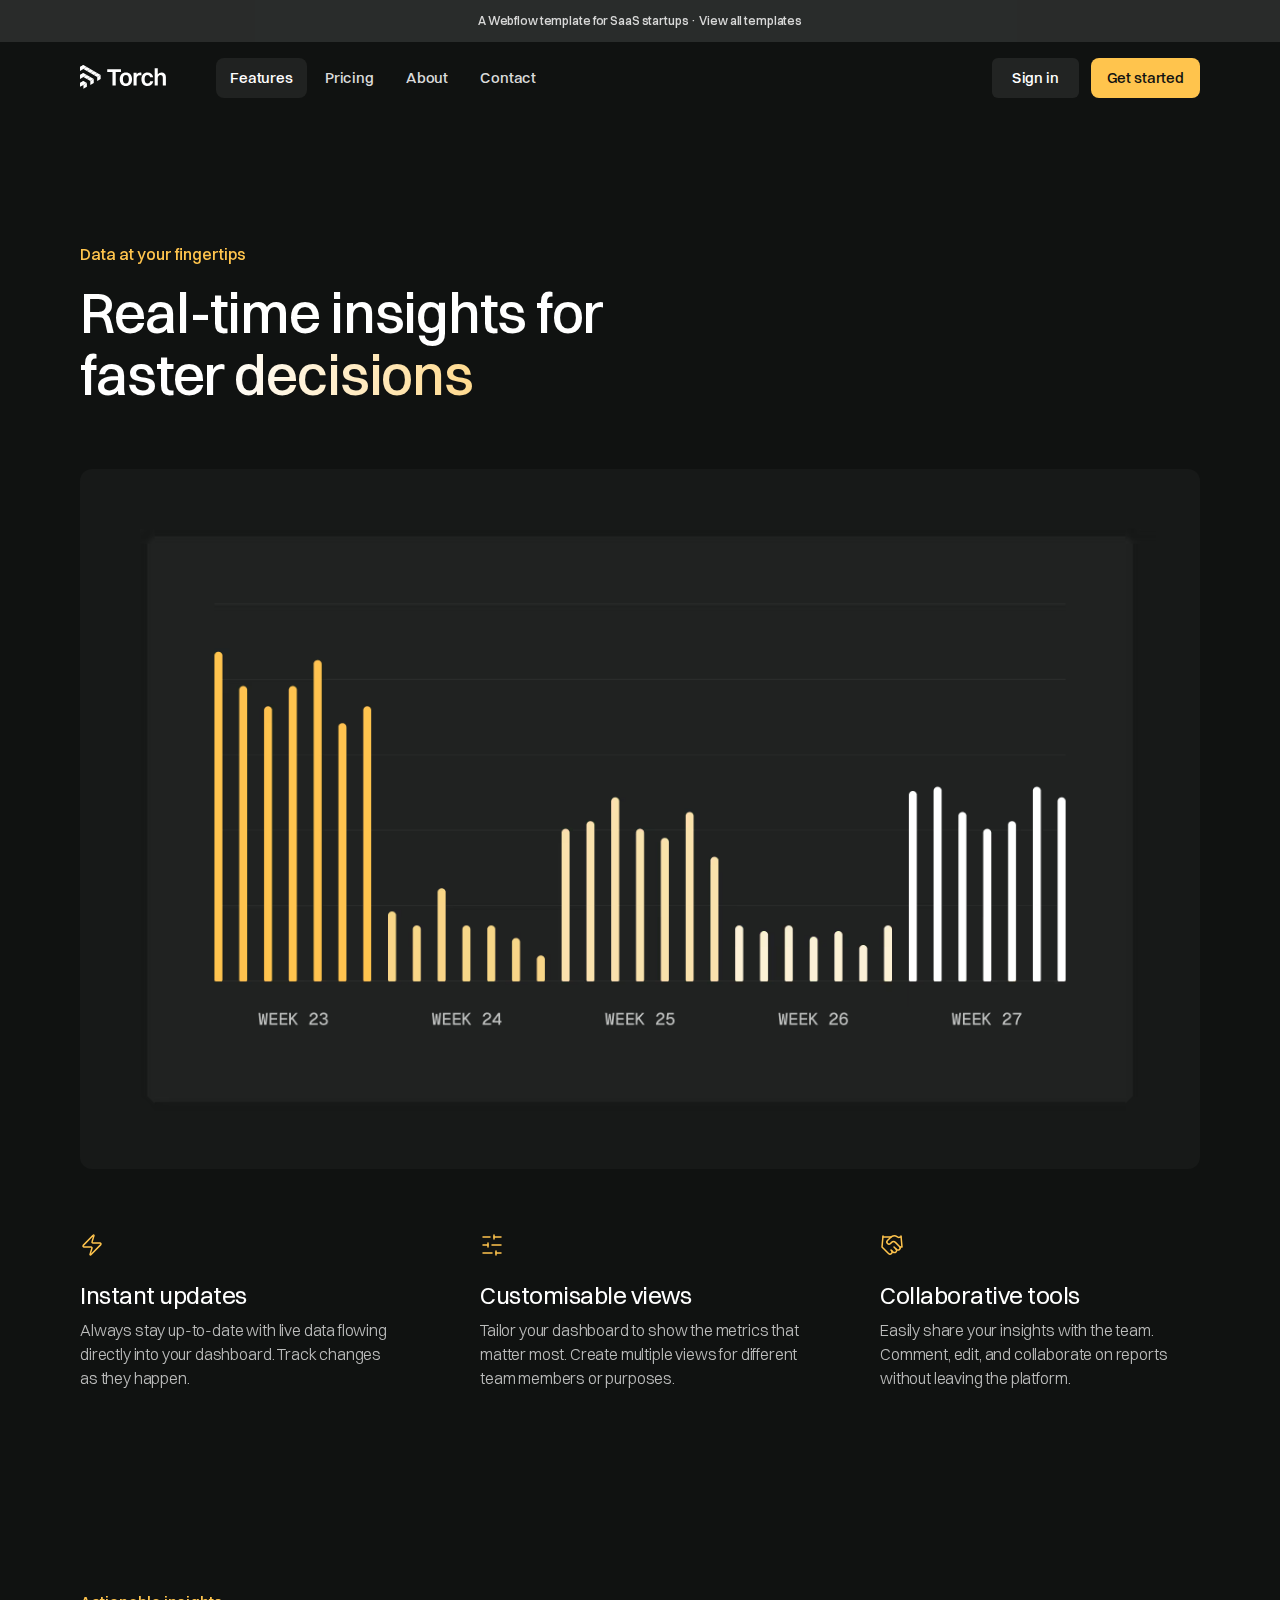
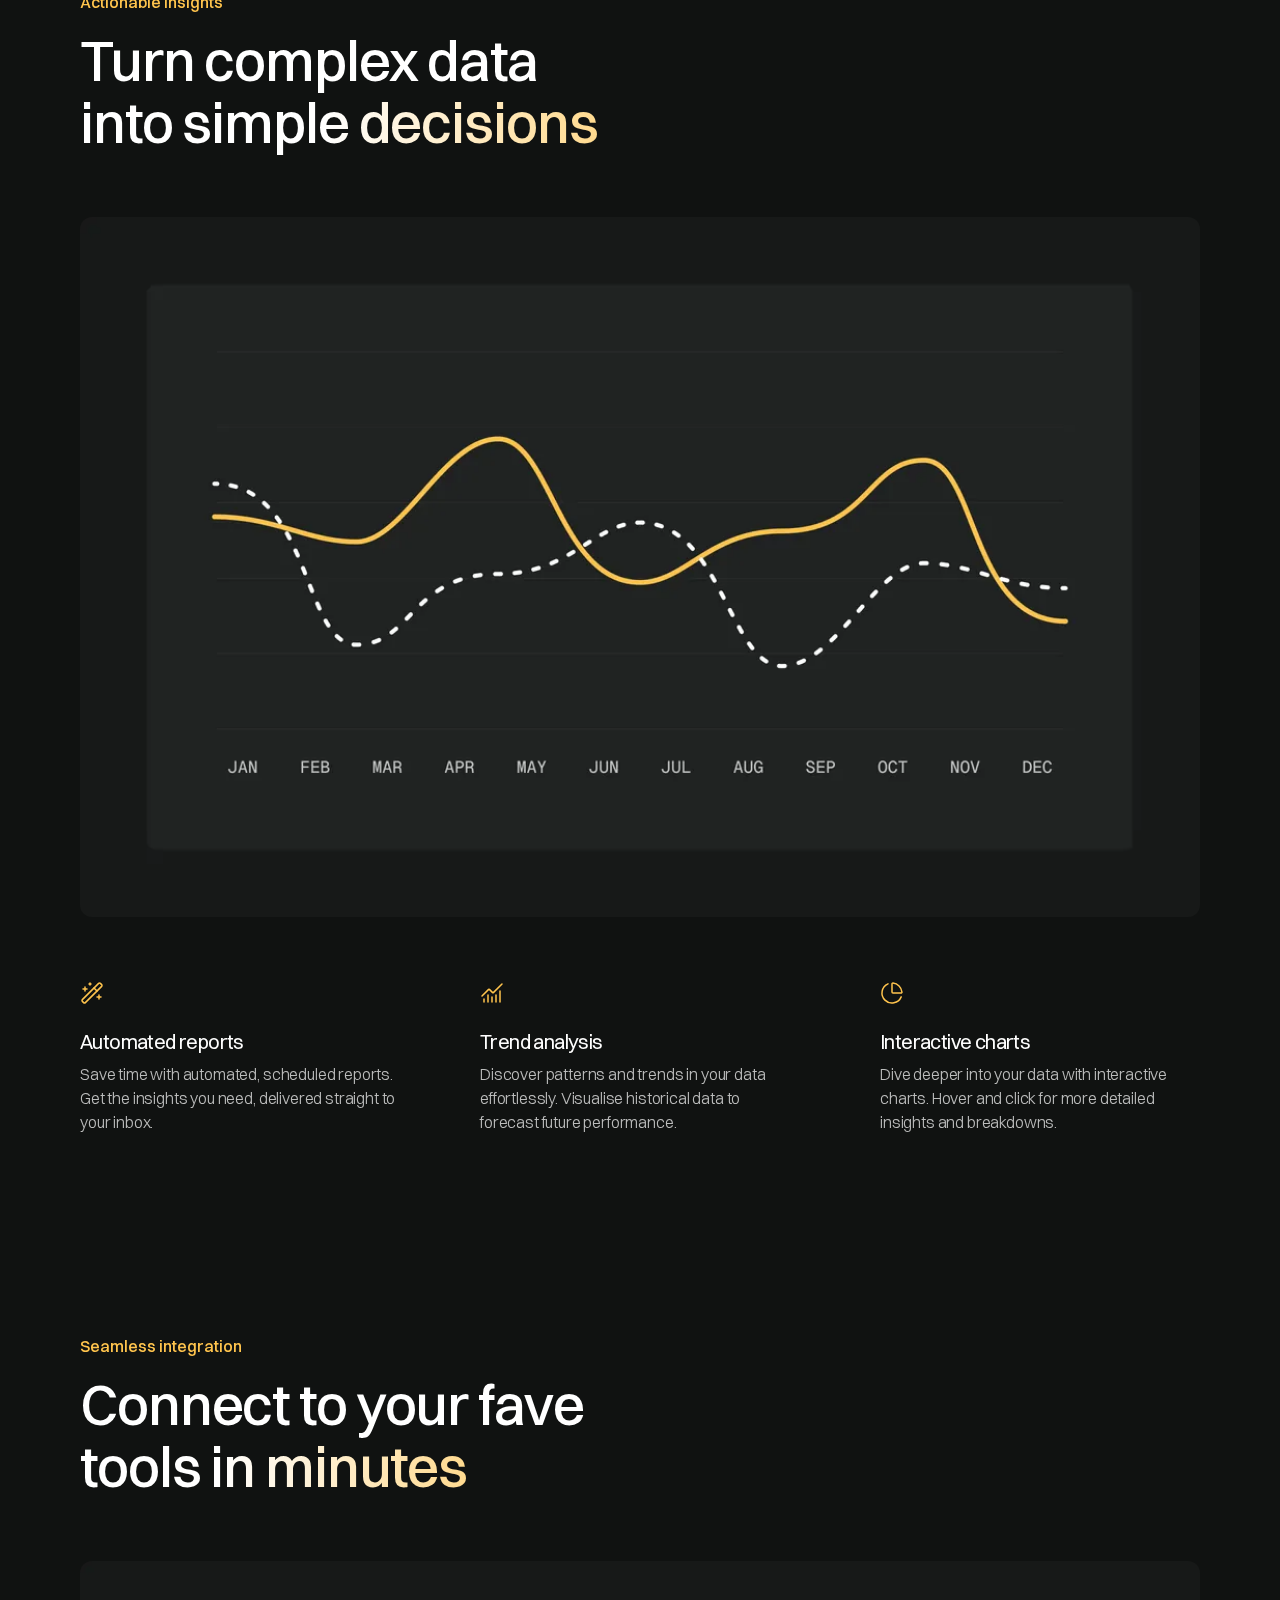
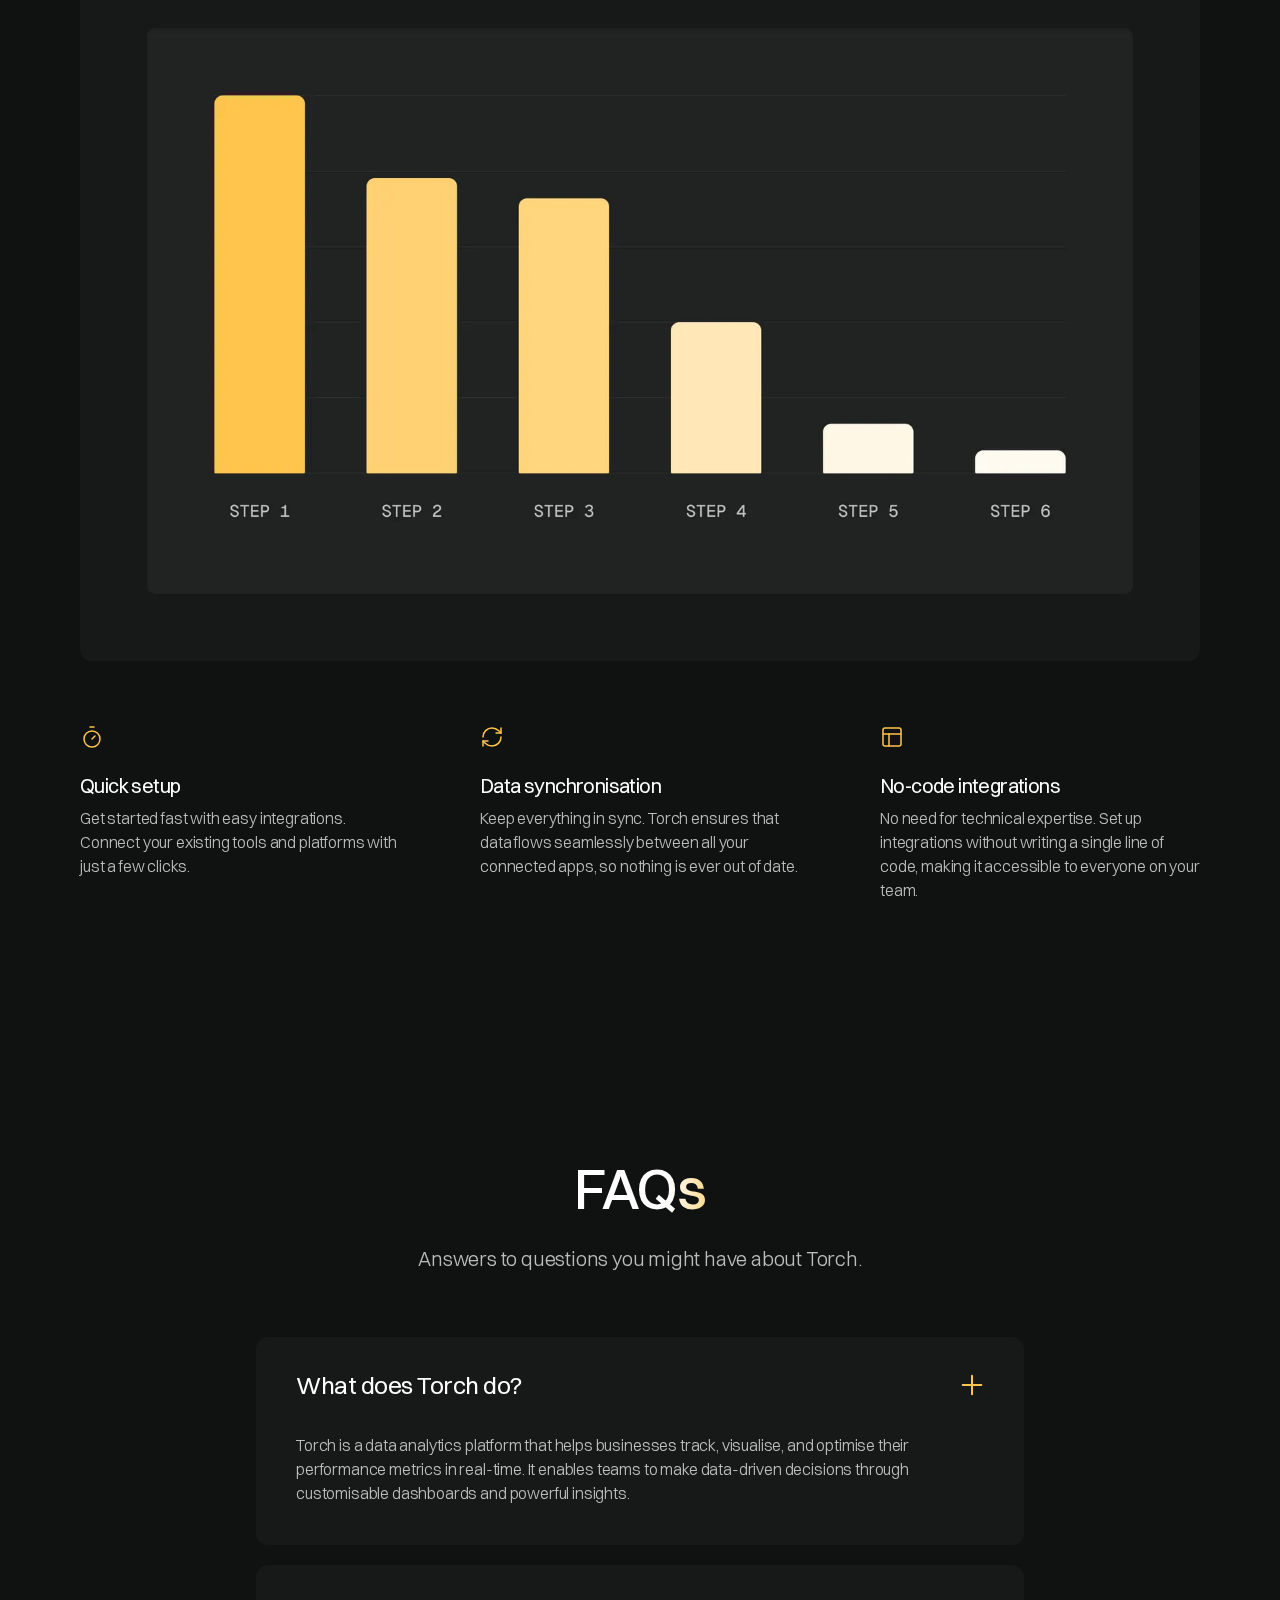
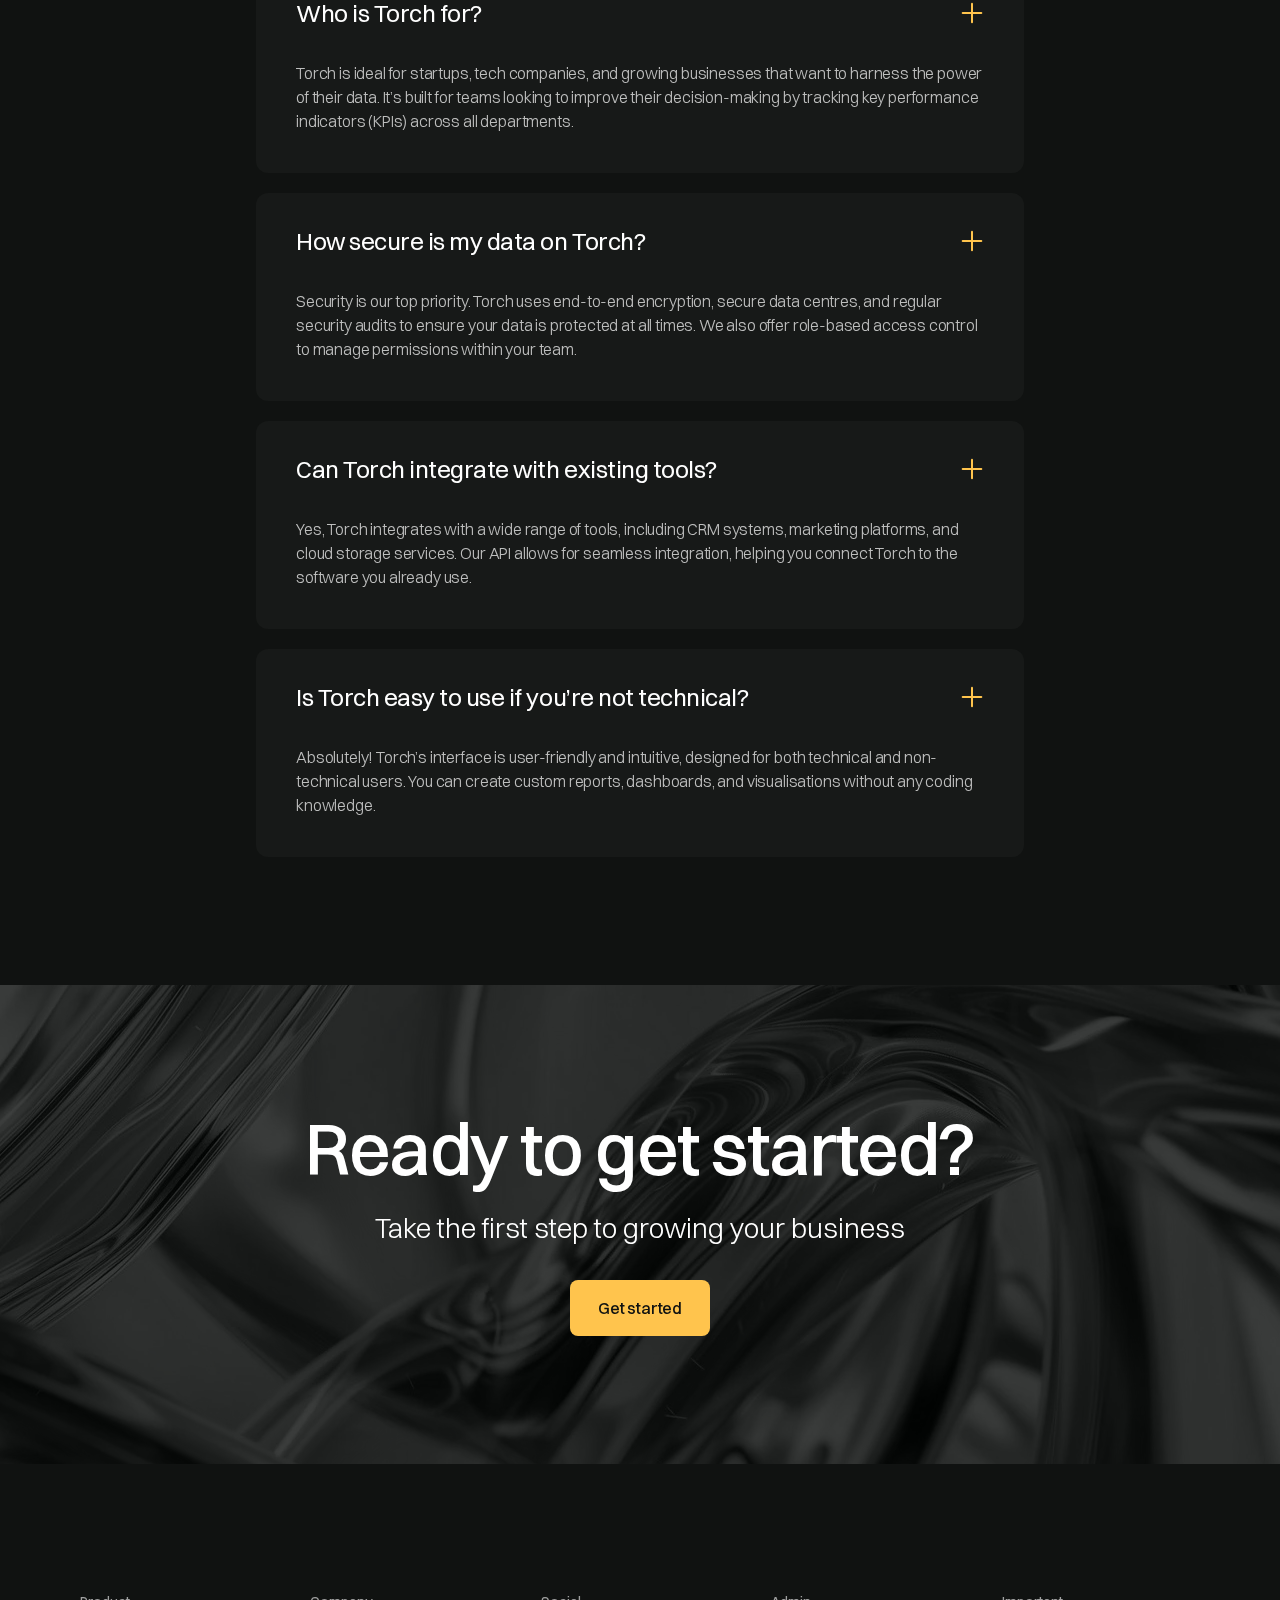
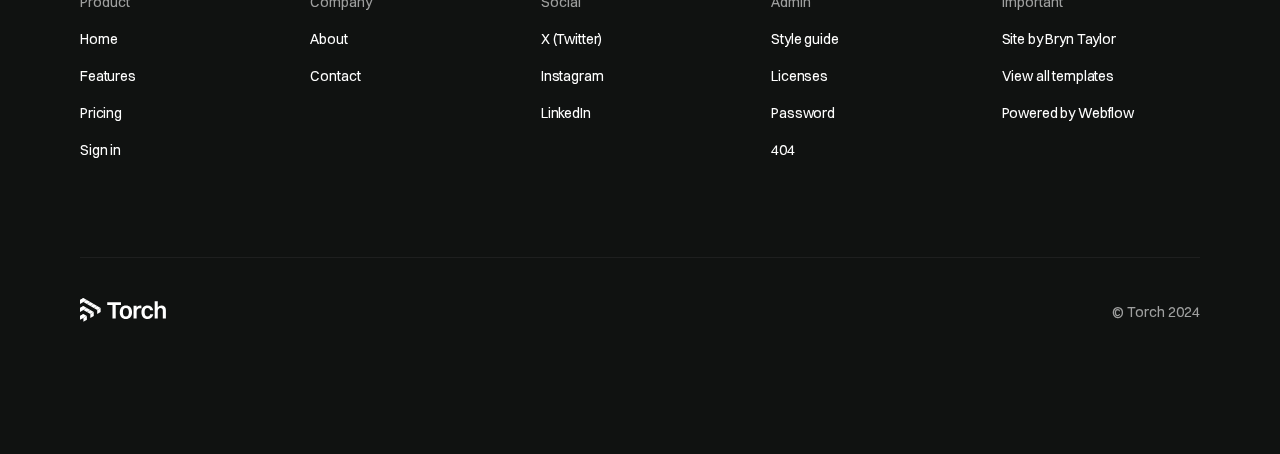
<file: features.html>
<!DOCTYPE html><!--  This site was created in Webflow. https://webflow.com  --><!--  Last Published: Fri May 23 2025 05:39:02 GMT+0000 (Coordinated Universal Time)  -->
<html data-wf-page="683009b85a024d899e36d338" data-wf-site="683009b85a024d899e36d341" lang="en">
<head>
  <meta charset="utf-8">
  <title>Torch · Features</title>
  <meta content="Torch is a high-quality template for SaaS tech startups. It has multiple pages, sections and components to suit your needs. Take your company&#x27;s online presence to the next level." name="description">
  <meta content="Torch · Features" property="og:title">
  <meta content="Torch is a high-quality template for SaaS tech startups. It has multiple pages, sections and components to suit your needs. Take your company&#x27;s online presence to the next level." property="og:description">
  <meta content="https://cdn.prod.website-files.com/66fad496e2674af9c6f8f4ef/6703e5e87c9ca1599100560c_torch-opengraph-image.png" property="og:image">
  <meta content="Torch · Features" property="twitter:title">
  <meta content="Torch is a high-quality template for SaaS tech startups. It has multiple pages, sections and components to suit your needs. Take your company&#x27;s online presence to the next level." property="twitter:description">
  <meta content="https://cdn.prod.website-files.com/66fad496e2674af9c6f8f4ef/6703e5e87c9ca1599100560c_torch-opengraph-image.png" property="twitter:image">
  <meta property="og:type" content="website">
  <meta content="summary_large_image" name="twitter:card">
  <meta content="width=device-width, initial-scale=1" name="viewport">
  <meta content="Webflow" name="generator">
  <link href="css/normalize.css" rel="stylesheet" type="text/css">
  <link href="css/webflow.css" rel="stylesheet" type="text/css">
  <link href="css/vs-code-activity-6ac5294ab1080a14f9b40f.webflow.css" rel="stylesheet" type="text/css">
  <script type="text/javascript">!function(o,c){var n=c.documentElement,t=" w-mod-";n.className+=t+"js",("ontouchstart"in o||o.DocumentTouch&&c instanceof DocumentTouch)&&(n.className+=t+"touch")}(window,document);</script>
  <link href="images/favicon.png" rel="shortcut icon" type="image/x-icon">
  <link href="images/webclip.png" rel="apple-touch-icon">
</head>
<body>
  <a href="https://www.bryntaylor.co.uk/platform/webflow?ref=template" target="_blank" class="section banner w-inline-block">
    <div class="container-large">
      <div>A Webflow template for SaaS startups · View all templates</div>
    </div>
  </a>
  <div data-animation="default" class="nav w-nav" data-easing2="ease" fs-scrolldisable-element="smart-nav" data-easing="ease" data-collapse="medium" data-w-id="abad23f6-3206-d95e-518e-2548f4c46996" role="banner" data-duration="400">
    <div class="nav-container">
      <div class="logo-wrapper">
        <a href="index.html" class="logo w-nav-brand"><img src="images/torch-logo.svg" loading="lazy" width="Auto" height="24" alt="Logo"></a>
        <nav role="navigation" id="w-node-abad23f6-3206-d95e-518e-2548f4c4699b-f4c46996" class="nav-menu w-nav-menu">
          <a href="features.html" aria-current="page" class="nav-link w-nav-link w--current">Features</a>
          <a href="pricing.html" class="nav-link w-nav-link">Pricing</a>
          <a href="about.html" class="nav-link w-nav-link">About</a>
          <a href="contact.html" class="nav-link w-nav-link">Contact</a>
        </nav>
      </div>
      <div id="w-node-abad23f6-3206-d95e-518e-2548f4c469b0-f4c46996" class="actions-wrapper">
        <a href="sign-in.html" class="button-secondary small hide-mobile-portrait w-button">Sign in</a>
        <a href="#" class="button small hide-mobile-portrait w-button">Get started</a>
        <div class="nav-menu-button w-nav-button">
          <div class="menu-icon">
            <div class="menu-icon-line-top"></div>
            <div class="menu-icon-line-bottom"></div>
          </div>
        </div>
      </div>
    </div>
  </div>
  <section class="section">
    <div class="container-large">
      <div class="features-list">
        <div class="w-layout-grid feature-item">
          <div class="feature-content">
            <div class="text-color-accent text-weight-medium">Data at your fingertips</div>
            <div class="spacer-16"></div>
            <h2 class="heading large"><span class="text-gradient-overlay">Real-time insights for faster decisions</span></h2>
          </div>
          <div class="image-wrapper"><img src="images/torch-product-image-2_1torch-product-image-2.avif" loading="lazy" sizes="(max-width: 767px) 83vw, (max-width: 991px) 87vw, 84vw" srcset="images/torch-product-image-2_1torch-product-image-2.avif 500w, images/torch-product-image-2_1torch-product-image-2.avif 800w, images/torch-product-image-2_1torch-product-image-2.avif 2400w" alt="Product image" class="feature-image"></div>
          <div class="grid-3-column">
            <div class="benefit-item"><img src="images/zap.svg" loading="lazy" alt="Zap icon" class="icon-medium">
              <div class="spacer-24"></div>
              <h3 class="heading regular">Instant updates</h3>
              <div class="spacer-8"></div>
              <p class="paragraph">Always stay up-to-date with live data flowing directly into your dashboard. Track changes as they happen.</p>
            </div>
            <div class="benefit-item"><img src="images/sliders-horizontal.svg" loading="lazy" alt="Sliders icon" class="icon-medium">
              <div class="spacer-24"></div>
              <h3 class="heading regular">Customisable views</h3>
              <div class="spacer-8"></div>
              <p class="paragraph">Tailor your dashboard to show the metrics that matter most. Create multiple views for different team members or purposes.</p>
            </div>
            <div class="benefit-item"><img src="images/handshake.svg" loading="lazy" alt="Handshake icon" class="icon-medium">
              <div class="spacer-24"></div>
              <h3 class="heading regular">Collaborative tools</h3>
              <div class="spacer-8"></div>
              <p class="paragraph">Easily share your insights with the team. Comment, edit, and collaborate on reports without leaving the platform.</p>
            </div>
          </div>
        </div>
        <div class="w-layout-grid feature-item">
          <div class="feature-content">
            <div class="text-color-accent text-weight-medium">Actionable insights</div>
            <div class="spacer-16"></div>
            <h2 class="heading large"><span class="text-gradient-overlay">Turn complex data into simple decisions</span></h2>
          </div>
          <div class="image-wrapper"><img src="images/torch-product-image-3_1torch-product-image-3.avif" loading="lazy" sizes="(max-width: 767px) 83vw, (max-width: 991px) 87vw, 84vw" srcset="images/torch-product-image-3_1torch-product-image-3.avif 500w, images/torch-product-image-3_1torch-product-image-3.avif 800w, images/torch-product-image-3_1torch-product-image-3.avif 1080w, images/torch-product-image-3_1torch-product-image-3.avif 2400w" alt="Product image" class="feature-image"></div>
          <div class="grid-3-column">
            <div class="benefit-item"><img src="images/wand-sparkles.svg" loading="lazy" alt="Magic icon" class="icon-medium">
              <div class="spacer-24"></div>
              <h3 class="heading small">Automated reports</h3>
              <div class="spacer-8"></div>
              <p class="paragraph">Save time with automated, scheduled reports. Get the insights you need, delivered straight to your inbox.</p>
            </div>
            <div class="benefit-item"><img src="images/chart-no-axes-combined.svg" loading="lazy" alt="Chart icon" class="icon-medium">
              <div class="spacer-24"></div>
              <h3 class="heading small">Trend analysis</h3>
              <div class="spacer-8"></div>
              <p class="paragraph">Discover patterns and trends in your data effortlessly. Visualise historical data to forecast future performance.</p>
            </div>
            <div class="benefit-item"><img src="images/chart-pie.svg" loading="lazy" alt="Pie icon" class="icon-medium">
              <div class="spacer-24"></div>
              <h3 class="heading small">Interactive charts</h3>
              <div class="spacer-8"></div>
              <p class="paragraph">Dive deeper into your data with interactive charts. Hover and click for more detailed insights and breakdowns.</p>
            </div>
          </div>
        </div>
        <div class="w-layout-grid feature-item">
          <div class="feature-content">
            <div class="text-color-accent text-weight-medium">Seamless integration</div>
            <div class="spacer-16"></div>
            <h2 class="heading large"><span class="text-gradient-overlay">Connect to your fave tools in minutes</span></h2>
          </div>
          <div class="image-wrapper"><img src="images/torch-product-image-4_1torch-product-image-4.avif" loading="lazy" sizes="(max-width: 767px) 83vw, (max-width: 991px) 87vw, 84vw" srcset="images/torch-product-image-4_1torch-product-image-4.avif 500w, images/torch-product-image-4_1torch-product-image-4.avif 800w, images/torch-product-image-4_1torch-product-image-4.avif 2400w" alt="Product image" class="feature-image"></div>
          <div class="grid-3-column">
            <div class="benefit-item"><img src="images/timer.svg" loading="lazy" alt="Timer icon" class="icon-medium">
              <div class="spacer-24"></div>
              <h3 class="heading small">Quick setup</h3>
              <div class="spacer-8"></div>
              <p class="paragraph">Get started fast with easy integrations. Connect your existing tools and platforms with just a few clicks.</p>
            </div>
            <div class="benefit-item"><img src="images/refresh-cw.svg" loading="lazy" alt="Refresh icon" class="icon-medium">
              <div class="spacer-24"></div>
              <h3 class="heading small">Data synchronisation</h3>
              <div class="spacer-8"></div>
              <p class="paragraph">Keep everything in sync. Torch ensures that data flows seamlessly between all your connected apps, so nothing is ever out of date.</p>
            </div>
            <div class="benefit-item"><img src="images/panels-top-left.svg" loading="lazy" alt="Panel icon" class="icon-medium">
              <div class="spacer-24"></div>
              <h3 class="heading small">No-code integrations</h3>
              <div class="spacer-8"></div>
              <p class="paragraph">No need for technical expertise. Set up integrations without writing a single line of code, making it accessible to everyone on your team.</p>
            </div>
          </div>
        </div>
      </div>
    </div>
  </section>
  <section class="section">
    <div class="container-small">
      <div class="w-layout-grid faq-wrapper">
        <div class="faq-content">
          <h2><span class="text-gradient-overlay">FAQs</span></h2>
          <div class="spacer-24"></div>
          <p class="paragraph large">Answers to questions you might have about Torch.</p>
        </div>
        <div class="w-layout-grid faq-list">
          <div class="faq-accordion">
            <div data-w-id="ec766c24-12b7-b94d-ff49-9f5d83ef1eb9" class="faq-question">
              <h3 class="heading regular">What does Torch do?</h3><img src="images/plus.svg" loading="lazy" alt="Plus icon" class="faq-icon">
            </div>
            <div class="faq-answer">
              <p>Torch is a data analytics platform that helps businesses track, visualise, and optimise their performance metrics in real-time. It enables teams to make data-driven decisions through customisable dashboards and powerful insights.</p>
              <div class="spacer-40"></div>
            </div>
          </div>
          <div class="faq-accordion">
            <div data-w-id="54dd60b7-6fa8-ef93-355b-a321568ed0f3" class="faq-question">
              <h3 class="heading regular">Who is Torch for?</h3><img src="images/plus.svg" loading="lazy" alt="Plus icon" class="faq-icon">
            </div>
            <div class="faq-answer">
              <p>Torch is ideal for startups, tech companies, and growing businesses that want to harness the power of their data. It’s built for teams looking to improve their decision-making by tracking key performance indicators (KPIs) across all departments.</p>
              <div class="spacer-40"></div>
            </div>
          </div>
          <div class="faq-accordion">
            <div data-w-id="8ab634aa-24ca-0337-fd94-c3fe5e0a7e59" class="faq-question">
              <h3 class="heading regular">How secure is my data on Torch?</h3><img src="images/plus.svg" loading="lazy" alt="Plus icon" class="faq-icon">
            </div>
            <div class="faq-answer">
              <p>Security is our top priority. Torch uses end-to-end encryption, secure data centres, and regular security audits to ensure your data is protected at all times. We also offer role-based access control to manage permissions within your team.</p>
              <div class="spacer-40"></div>
            </div>
          </div>
          <div class="faq-accordion">
            <div data-w-id="c4ba0a19-3c90-69c7-36b8-7f895b683a5d" class="faq-question">
              <h3 class="heading regular">Can Torch integrate with existing tools?</h3><img src="images/plus.svg" loading="lazy" alt="Plus icon" class="faq-icon">
            </div>
            <div class="faq-answer">
              <p>Yes, Torch integrates with a wide range of tools, including CRM systems, marketing platforms, and cloud storage services. Our API allows for seamless integration, helping you connect Torch to the software you already use.</p>
              <div class="spacer-40"></div>
            </div>
          </div>
          <div class="faq-accordion">
            <div data-w-id="ee4ae58f-1cc5-15cd-2792-90620b0aa16a" class="faq-question">
              <h3 class="heading regular">Is Torch easy to use if you’re not technical?</h3><img src="images/plus.svg" loading="lazy" alt="Plus icon" class="faq-icon">
            </div>
            <div class="faq-answer">
              <p>Absolutely! Torch’s interface is user-friendly and intuitive, designed for both technical and non-technical users. You can create custom reports, dashboards, and visualisations without any coding knowledge.</p>
              <div class="spacer-40"></div>
            </div>
          </div>
        </div>
      </div>
    </div>
  </section>
  <section class="section is-relative">
    <div class="cta-card-content">
      <div class="text-box">
        <div>
          <h2 class="heading extra-large">Ready to get started?</h2>
        </div>
        <div class="spacer-16"></div>
        <div class="paragraph extra-large">Take the first step to growing your business</div>
      </div>
      <div class="spacer-32"></div>
      <a href="#" class="button w-button">Get started</a>
    </div>
    <div class="gradient-image"></div>
  </section>
  <section class="section">
    <div class="container-large">
      <div class="footer-grid">
        <div class="footer-column">
          <div class="text-color-muted">Product</div>
          <a href="index.html" class="footer-link">Home</a>
          <a href="features.html" aria-current="page" class="footer-link w--current">Features</a>
          <a href="pricing.html" class="footer-link">Pricing</a>
          <a href="sign-in.html" class="footer-link">Sign in</a>
        </div>
        <div class="footer-column">
          <div class="text-color-muted">Company</div>
          <a href="about.html" class="footer-link">About</a>
          <a href="contact.html" class="footer-link">Contact</a>
        </div>
        <div class="footer-column">
          <div class="text-color-muted">Social</div>
          <a href="https://x.com/" target="_blank" class="footer-link">X (Twitter)</a>
          <a href="https://www.instagram.com/" target="_blank" class="footer-link">Instagram</a>
          <a href="https://www.linkedin.com/" target="_blank" class="footer-link">LinkedIn</a>
        </div>
        <div class="footer-column">
          <div class="text-color-muted">Admin</div>
          <a href="admin/styleguide.html" class="footer-link">Style guide</a>
          <a href="admin/licenses.html" class="footer-link">Licenses</a>
          <a href="401.html" class="footer-link">Password</a>
          <a href="404.html" class="footer-link">404</a>
        </div>
        <div class="footer-column">
          <div class="text-color-muted">Important</div>
          <a href="https://www.bryntaylor.co.uk/?ref=template" target="_blank" class="footer-link">Site by Bryn Taylor</a>
          <a href="https://www.bryntaylor.co.uk/platform/webflow?ref=template" target="_blank" class="footer-link">View all templates</a>
          <a href="https://webflow.com/" target="_blank" class="footer-link">Powered by Webflow</a>
        </div>
      </div>
      <div class="spacer-96"></div>
      <div class="divider-line"></div>
      <div class="spacer-40"></div>
      <div class="footer-bottom">
        <a href="index.html" class="logo w-nav-brand"><img src="images/torch-logo.svg" loading="lazy" width="Auto" height="24" alt="Logo"></a>
        <div class="footer-link text-color-muted">© Torch 2024</div>
      </div>
    </div>
  </section>
  <script src="https://d3e54v103j8qbb.cloudfront.net/js/jquery-3.5.1.min.dc5e7f18c8.js?site=683009b85a024d899e36d341" type="text/javascript" integrity="sha256-9/aliU8dGd2tb6OSsuzixeV4y/faTqgFtohetphbbj0=" crossorigin="anonymous"></script>
  <script src="js/webflow.js" type="text/javascript"></script>
</body>
</html>
</file>
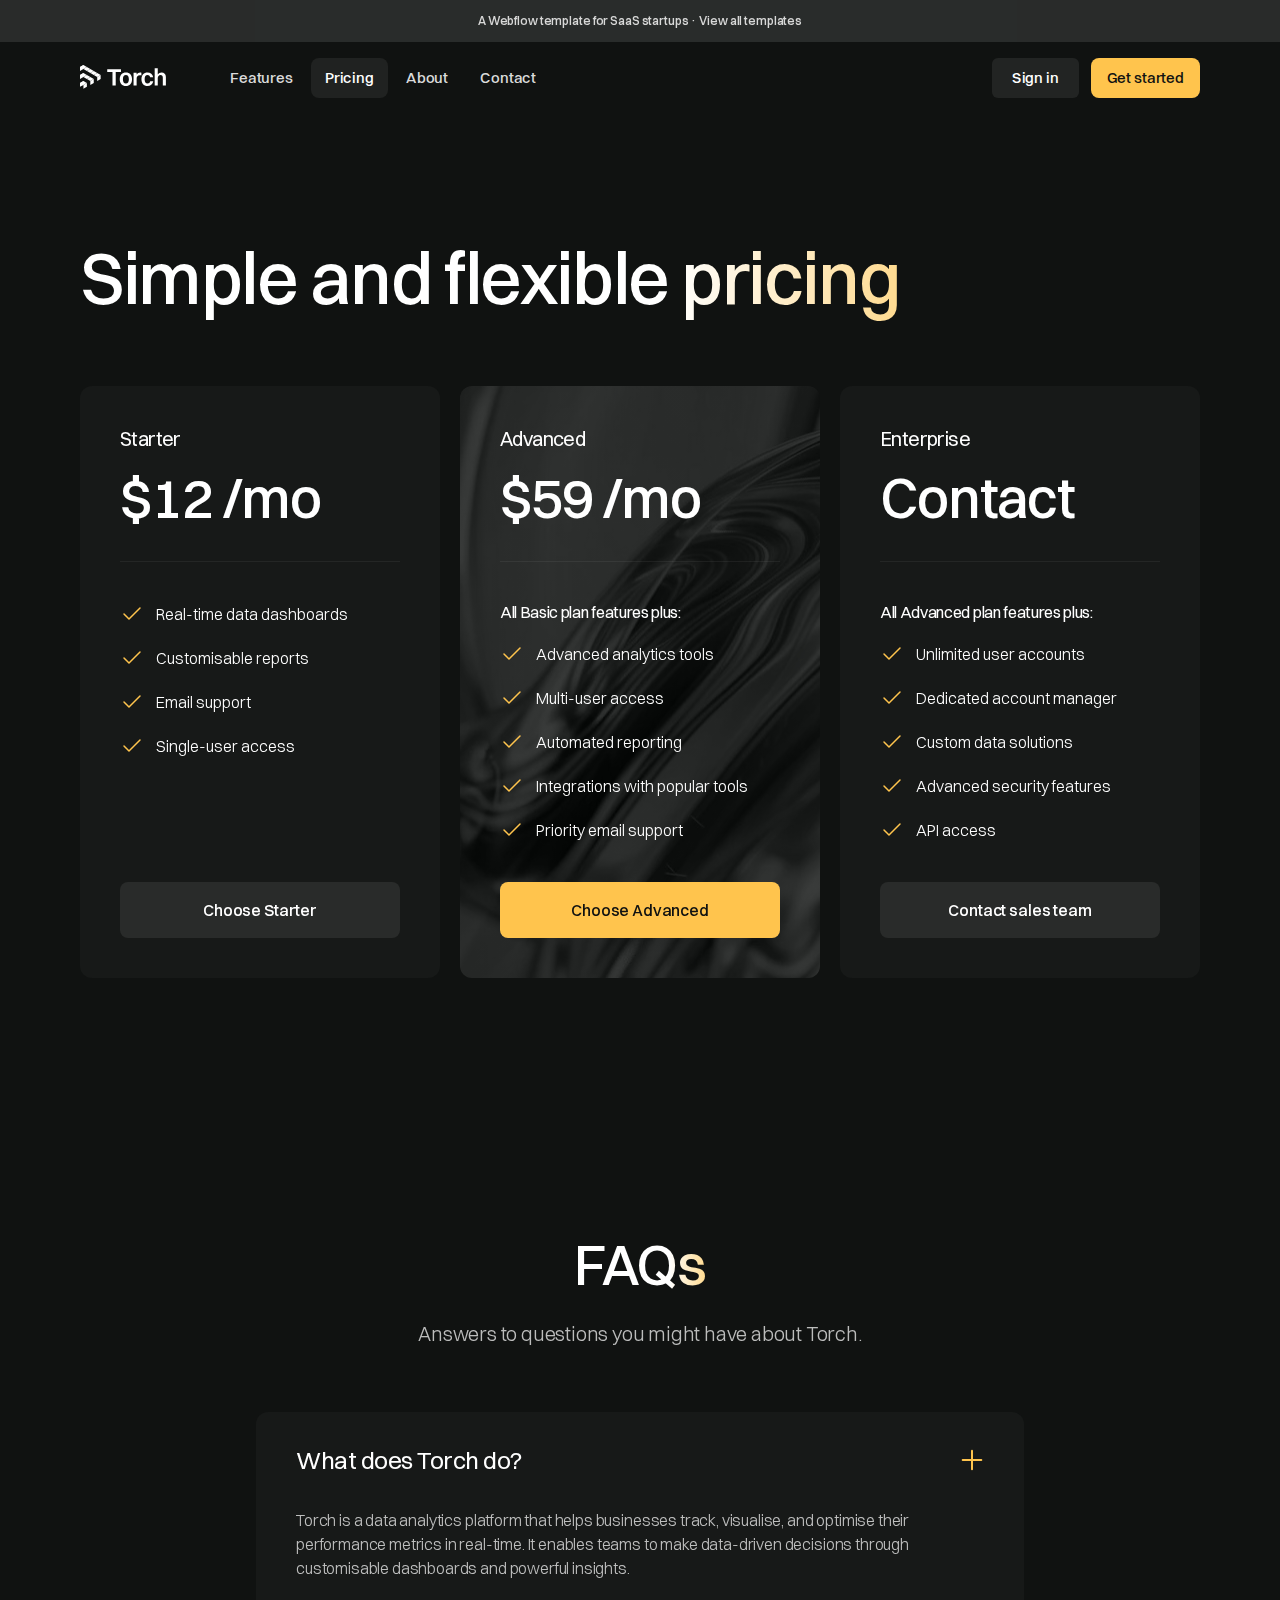
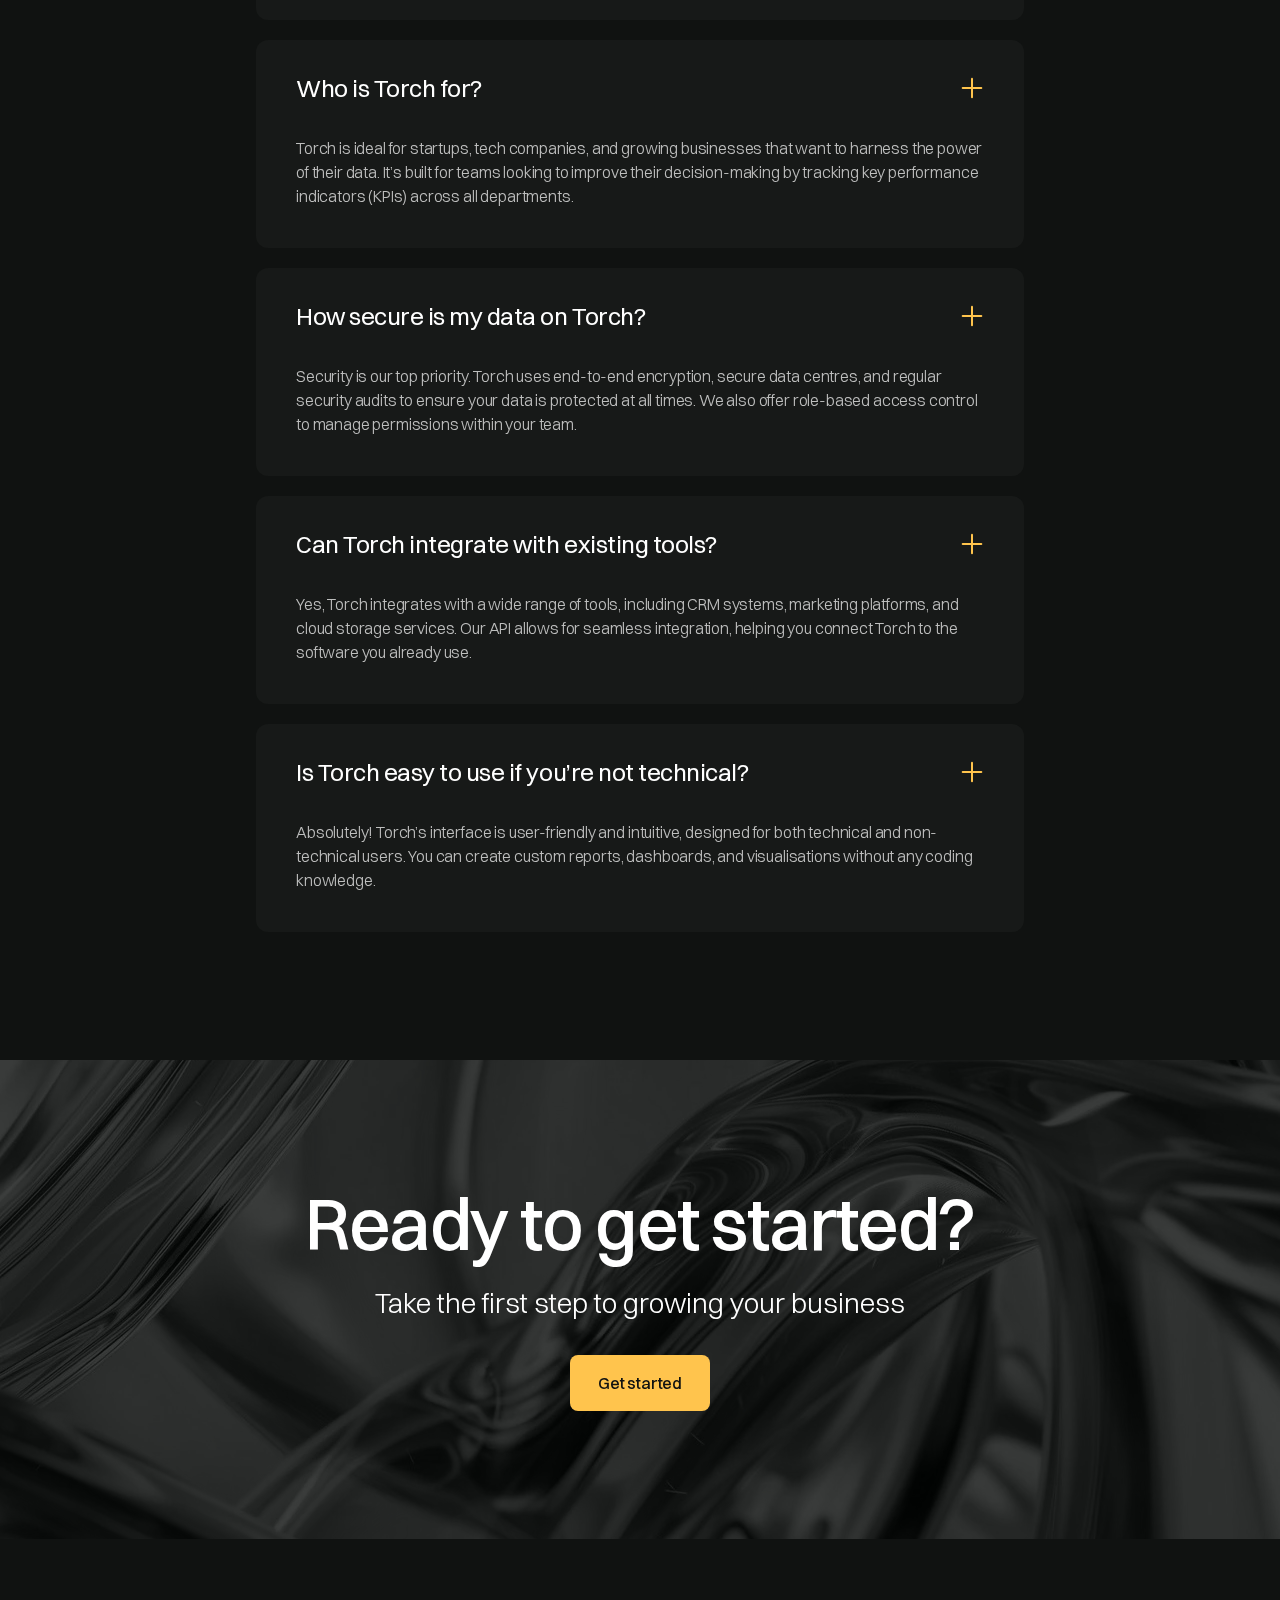
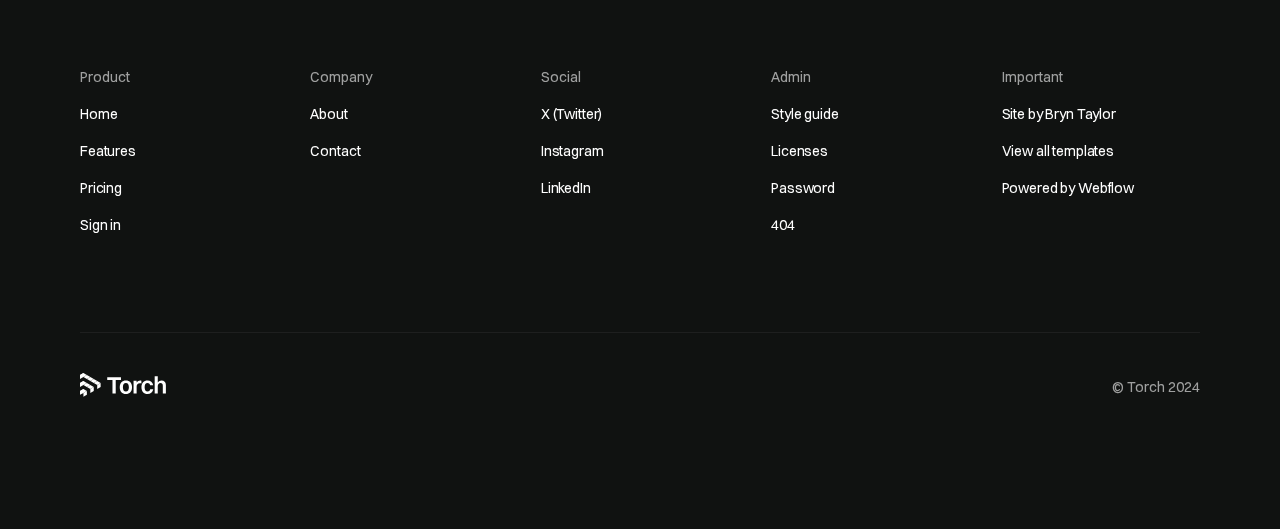
<file: pricing.html>
<!DOCTYPE html><!--  This site was created in Webflow. https://webflow.com  --><!--  Last Published: Fri May 23 2025 05:39:02 GMT+0000 (Coordinated Universal Time)  -->
<html data-wf-page="683009b85a024d899e36d337" data-wf-site="683009b85a024d899e36d341" lang="en">
<head>
  <meta charset="utf-8">
  <title>Torch · Pricing</title>
  <meta content="Torch is a high-quality template for SaaS tech startups. It has multiple pages, sections and components to suit your needs. Take your company&#x27;s online presence to the next level." name="description">
  <meta content="Torch · Pricing" property="og:title">
  <meta content="Torch is a high-quality template for SaaS tech startups. It has multiple pages, sections and components to suit your needs. Take your company&#x27;s online presence to the next level." property="og:description">
  <meta content="https://cdn.prod.website-files.com/66fad496e2674af9c6f8f4ef/6703e5e87c9ca1599100560c_torch-opengraph-image.png" property="og:image">
  <meta content="Torch · Pricing" property="twitter:title">
  <meta content="Torch is a high-quality template for SaaS tech startups. It has multiple pages, sections and components to suit your needs. Take your company&#x27;s online presence to the next level." property="twitter:description">
  <meta content="https://cdn.prod.website-files.com/66fad496e2674af9c6f8f4ef/6703e5e87c9ca1599100560c_torch-opengraph-image.png" property="twitter:image">
  <meta property="og:type" content="website">
  <meta content="summary_large_image" name="twitter:card">
  <meta content="width=device-width, initial-scale=1" name="viewport">
  <meta content="Webflow" name="generator">
  <link href="css/normalize.css" rel="stylesheet" type="text/css">
  <link href="css/webflow.css" rel="stylesheet" type="text/css">
  <link href="css/vs-code-activity-6ac5294ab1080a14f9b40f.webflow.css" rel="stylesheet" type="text/css">
  <script type="text/javascript">!function(o,c){var n=c.documentElement,t=" w-mod-";n.className+=t+"js",("ontouchstart"in o||o.DocumentTouch&&c instanceof DocumentTouch)&&(n.className+=t+"touch")}(window,document);</script>
  <link href="images/favicon.png" rel="shortcut icon" type="image/x-icon">
  <link href="images/webclip.png" rel="apple-touch-icon">
</head>
<body>
  <a href="https://www.bryntaylor.co.uk/platform/webflow?ref=template" target="_blank" class="section banner w-inline-block">
    <div class="container-large">
      <div>A Webflow template for SaaS startups · View all templates</div>
    </div>
  </a>
  <div data-animation="default" class="nav w-nav" data-easing2="ease" fs-scrolldisable-element="smart-nav" data-easing="ease" data-collapse="medium" data-w-id="abad23f6-3206-d95e-518e-2548f4c46996" role="banner" data-duration="400">
    <div class="nav-container">
      <div class="logo-wrapper">
        <a href="index.html" class="logo w-nav-brand"><img src="images/torch-logo.svg" loading="lazy" width="Auto" height="24" alt="Logo"></a>
        <nav role="navigation" id="w-node-abad23f6-3206-d95e-518e-2548f4c4699b-f4c46996" class="nav-menu w-nav-menu">
          <a href="features.html" class="nav-link w-nav-link">Features</a>
          <a href="pricing.html" aria-current="page" class="nav-link w-nav-link w--current">Pricing</a>
          <a href="about.html" class="nav-link w-nav-link">About</a>
          <a href="contact.html" class="nav-link w-nav-link">Contact</a>
        </nav>
      </div>
      <div id="w-node-abad23f6-3206-d95e-518e-2548f4c469b0-f4c46996" class="actions-wrapper">
        <a href="sign-in.html" class="button-secondary small hide-mobile-portrait w-button">Sign in</a>
        <a href="#" class="button small hide-mobile-portrait w-button">Get started</a>
        <div class="nav-menu-button w-nav-button">
          <div class="menu-icon">
            <div class="menu-icon-line-top"></div>
            <div class="menu-icon-line-bottom"></div>
          </div>
        </div>
      </div>
    </div>
  </div>
  <section class="section">
    <div class="container-large">
      <h1 data-w-id="05c97b58-b1ac-eabe-afbc-3861dce3b03f" class="heading extra-large"><span class="text-gradient-overlay">Simple and flexible pricing</span></h1>
      <div class="spacer-64"></div>
      <div class="w-layout-grid pricing-list">
        <div class="pricing-card">
          <div class="pricing-card-top">
            <div class="heading small">Starter</div>
            <div class="spacer-16"></div>
            <div class="heading large">$12 /mo</div>
            <div class="spacer-32"></div>
            <div class="divider-line"></div>
            <div class="spacer-40"></div>
            <div class="pricing-features-list">
              <div class="pricing-feature"><img src="images/check.svg" loading="lazy" alt="Check icon" class="icon-24">
                <div>Real-time data dashboards</div>
              </div>
              <div class="pricing-feature"><img src="images/check.svg" loading="lazy" alt="Check icon" class="icon-24">
                <div>Customisable reports</div>
              </div>
              <div class="pricing-feature"><img src="images/check.svg" loading="lazy" alt="Check icon" class="icon-24">
                <div>Email support</div>
              </div>
              <div class="pricing-feature"><img src="images/check.svg" loading="lazy" alt="Check icon" class="icon-24">
                <div>Single-user access</div>
              </div>
            </div>
          </div>
          <a href="#" class="button-secondary full-width w-button">Choose Starter</a>
        </div>
        <div class="card-item featured">
          <div class="gradient-image"></div>
          <div class="pricing-card-content">
            <div class="pricing-card-top">
              <div>
                <div class="heading small">Advanced</div>
              </div>
              <div class="spacer-16"></div>
              <div class="heading large">$59 /mo</div>
              <div class="spacer-32"></div>
              <div class="divider-line"></div>
              <div class="spacer-40"></div>
              <div class="pricing-features-list">
                <div class="pricing-feature">
                  <div class="heading extra-small">All Basic plan features plus:</div>
                </div>
                <div class="pricing-feature"><img src="images/check.svg" loading="lazy" alt="Check icon" class="icon-24">
                  <div>Advanced analytics tools</div>
                </div>
                <div class="pricing-feature"><img src="images/check.svg" loading="lazy" alt="Check icon" class="icon-24">
                  <div>Multi-user access</div>
                </div>
                <div class="pricing-feature"><img src="images/check.svg" loading="lazy" alt="Check icon" class="icon-24">
                  <div>Automated reporting</div>
                </div>
                <div class="pricing-feature"><img src="images/check.svg" loading="lazy" alt="Check icon" class="icon-24">
                  <div>Integrations with popular tools</div>
                </div>
                <div class="pricing-feature"><img src="images/check.svg" loading="lazy" alt="Check icon" class="icon-24">
                  <div>Priority email support</div>
                </div>
              </div>
            </div>
            <a href="#" class="button full-width w-button">Choose Advanced</a>
          </div>
        </div>
        <div class="card-item">
          <div class="heading small">Enterprise</div>
          <div class="spacer-16"></div>
          <div class="heading large">Contact</div>
          <div class="spacer-32"></div>
          <div class="divider-line"></div>
          <div class="spacer-40"></div>
          <div class="pricing-features-list">
            <div class="heading extra-small">All Advanced plan features plus:</div>
            <div class="pricing-feature"><img src="images/check.svg" loading="lazy" alt="Check icon" class="icon-24">
              <div>Unlimited user accounts</div>
            </div>
            <div class="pricing-feature"><img src="images/check.svg" loading="lazy" alt="Check icon" class="icon-24">
              <div>Dedicated account manager</div>
            </div>
            <div class="pricing-feature"><img src="images/check.svg" loading="lazy" alt="Check icon" class="icon-24">
              <div>Custom data solutions</div>
            </div>
            <div class="pricing-feature"><img src="images/check.svg" loading="lazy" alt="Check icon" class="icon-24">
              <div>Advanced security features</div>
            </div>
            <div class="pricing-feature"><img src="images/check.svg" loading="lazy" alt="Check icon" class="icon-24">
              <div>API access</div>
            </div>
          </div>
          <a href="contact.html" class="button-secondary full-width w-button">Contact sales team</a>
        </div>
      </div>
    </div>
  </section>
  <section class="section">
    <div class="container-small">
      <div class="w-layout-grid faq-wrapper">
        <div class="faq-content">
          <h2><span class="text-gradient-overlay">FAQs</span></h2>
          <div class="spacer-24"></div>
          <p class="paragraph large">Answers to questions you might have about Torch.</p>
        </div>
        <div class="w-layout-grid faq-list">
          <div class="faq-accordion">
            <div data-w-id="ec766c24-12b7-b94d-ff49-9f5d83ef1eb9" class="faq-question">
              <h3 class="heading regular">What does Torch do?</h3><img src="images/plus.svg" loading="lazy" alt="Plus icon" class="faq-icon">
            </div>
            <div class="faq-answer">
              <p>Torch is a data analytics platform that helps businesses track, visualise, and optimise their performance metrics in real-time. It enables teams to make data-driven decisions through customisable dashboards and powerful insights.</p>
              <div class="spacer-40"></div>
            </div>
          </div>
          <div class="faq-accordion">
            <div data-w-id="54dd60b7-6fa8-ef93-355b-a321568ed0f3" class="faq-question">
              <h3 class="heading regular">Who is Torch for?</h3><img src="images/plus.svg" loading="lazy" alt="Plus icon" class="faq-icon">
            </div>
            <div class="faq-answer">
              <p>Torch is ideal for startups, tech companies, and growing businesses that want to harness the power of their data. It’s built for teams looking to improve their decision-making by tracking key performance indicators (KPIs) across all departments.</p>
              <div class="spacer-40"></div>
            </div>
          </div>
          <div class="faq-accordion">
            <div data-w-id="8ab634aa-24ca-0337-fd94-c3fe5e0a7e59" class="faq-question">
              <h3 class="heading regular">How secure is my data on Torch?</h3><img src="images/plus.svg" loading="lazy" alt="Plus icon" class="faq-icon">
            </div>
            <div class="faq-answer">
              <p>Security is our top priority. Torch uses end-to-end encryption, secure data centres, and regular security audits to ensure your data is protected at all times. We also offer role-based access control to manage permissions within your team.</p>
              <div class="spacer-40"></div>
            </div>
          </div>
          <div class="faq-accordion">
            <div data-w-id="c4ba0a19-3c90-69c7-36b8-7f895b683a5d" class="faq-question">
              <h3 class="heading regular">Can Torch integrate with existing tools?</h3><img src="images/plus.svg" loading="lazy" alt="Plus icon" class="faq-icon">
            </div>
            <div class="faq-answer">
              <p>Yes, Torch integrates with a wide range of tools, including CRM systems, marketing platforms, and cloud storage services. Our API allows for seamless integration, helping you connect Torch to the software you already use.</p>
              <div class="spacer-40"></div>
            </div>
          </div>
          <div class="faq-accordion">
            <div data-w-id="ee4ae58f-1cc5-15cd-2792-90620b0aa16a" class="faq-question">
              <h3 class="heading regular">Is Torch easy to use if you’re not technical?</h3><img src="images/plus.svg" loading="lazy" alt="Plus icon" class="faq-icon">
            </div>
            <div class="faq-answer">
              <p>Absolutely! Torch’s interface is user-friendly and intuitive, designed for both technical and non-technical users. You can create custom reports, dashboards, and visualisations without any coding knowledge.</p>
              <div class="spacer-40"></div>
            </div>
          </div>
        </div>
      </div>
    </div>
  </section>
  <section class="section is-relative">
    <div class="cta-card-content">
      <div class="text-box">
        <div>
          <h2 class="heading extra-large">Ready to get started?</h2>
        </div>
        <div class="spacer-16"></div>
        <div class="paragraph extra-large">Take the first step to growing your business</div>
      </div>
      <div class="spacer-32"></div>
      <a href="#" class="button w-button">Get started</a>
    </div>
    <div class="gradient-image"></div>
  </section>
  <section class="section">
    <div class="container-large">
      <div class="footer-grid">
        <div class="footer-column">
          <div class="text-color-muted">Product</div>
          <a href="index.html" class="footer-link">Home</a>
          <a href="features.html" class="footer-link">Features</a>
          <a href="pricing.html" aria-current="page" class="footer-link w--current">Pricing</a>
          <a href="sign-in.html" class="footer-link">Sign in</a>
        </div>
        <div class="footer-column">
          <div class="text-color-muted">Company</div>
          <a href="about.html" class="footer-link">About</a>
          <a href="contact.html" class="footer-link">Contact</a>
        </div>
        <div class="footer-column">
          <div class="text-color-muted">Social</div>
          <a href="https://x.com/" target="_blank" class="footer-link">X (Twitter)</a>
          <a href="https://www.instagram.com/" target="_blank" class="footer-link">Instagram</a>
          <a href="https://www.linkedin.com/" target="_blank" class="footer-link">LinkedIn</a>
        </div>
        <div class="footer-column">
          <div class="text-color-muted">Admin</div>
          <a href="admin/styleguide.html" class="footer-link">Style guide</a>
          <a href="admin/licenses.html" class="footer-link">Licenses</a>
          <a href="401.html" class="footer-link">Password</a>
          <a href="404.html" class="footer-link">404</a>
        </div>
        <div class="footer-column">
          <div class="text-color-muted">Important</div>
          <a href="https://www.bryntaylor.co.uk/?ref=template" target="_blank" class="footer-link">Site by Bryn Taylor</a>
          <a href="https://www.bryntaylor.co.uk/platform/webflow?ref=template" target="_blank" class="footer-link">View all templates</a>
          <a href="https://webflow.com/" target="_blank" class="footer-link">Powered by Webflow</a>
        </div>
      </div>
      <div class="spacer-96"></div>
      <div class="divider-line"></div>
      <div class="spacer-40"></div>
      <div class="footer-bottom">
        <a href="index.html" class="logo w-nav-brand"><img src="images/torch-logo.svg" loading="lazy" width="Auto" height="24" alt="Logo"></a>
        <div class="footer-link text-color-muted">© Torch 2024</div>
      </div>
    </div>
  </section>
  <script src="https://d3e54v103j8qbb.cloudfront.net/js/jquery-3.5.1.min.dc5e7f18c8.js?site=683009b85a024d899e36d341" type="text/javascript" integrity="sha256-9/aliU8dGd2tb6OSsuzixeV4y/faTqgFtohetphbbj0=" crossorigin="anonymous"></script>
  <script src="js/webflow.js" type="text/javascript"></script>
</body>
</html>
</file>
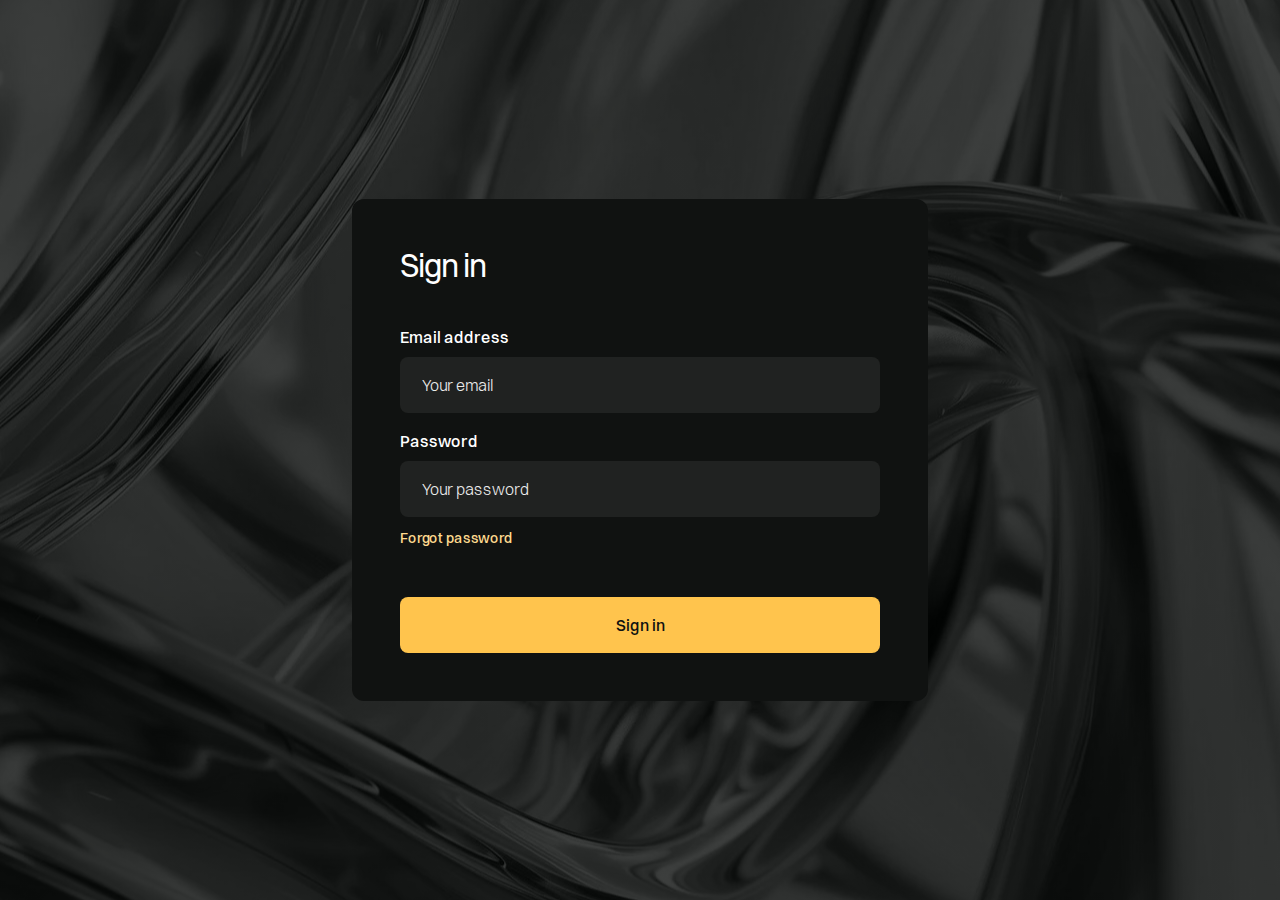
<file: sign-in.html>
<!DOCTYPE html><!--  This site was created in Webflow. https://webflow.com  --><!--  Last Published: Fri May 23 2025 05:39:02 GMT+0000 (Coordinated Universal Time)  -->
<html data-wf-page="683009b85a024d899e36d33b" data-wf-site="683009b85a024d899e36d341" lang="en">
<head>
  <meta charset="utf-8">
  <title>Torch · Sign in</title>
  <meta content="Torch is a high-quality template for SaaS tech startups. It has multiple pages, sections and components to suit your needs. Take your company&#x27;s online presence to the next level." name="description">
  <meta content="Torch · Sign in" property="og:title">
  <meta content="Torch is a high-quality template for SaaS tech startups. It has multiple pages, sections and components to suit your needs. Take your company&#x27;s online presence to the next level." property="og:description">
  <meta content="https://cdn.prod.website-files.com/66fad496e2674af9c6f8f4ef/6703e5e87c9ca1599100560c_torch-opengraph-image.png" property="og:image">
  <meta content="Torch · Sign in" property="twitter:title">
  <meta content="Torch is a high-quality template for SaaS tech startups. It has multiple pages, sections and components to suit your needs. Take your company&#x27;s online presence to the next level." property="twitter:description">
  <meta content="https://cdn.prod.website-files.com/66fad496e2674af9c6f8f4ef/6703e5e87c9ca1599100560c_torch-opengraph-image.png" property="twitter:image">
  <meta property="og:type" content="website">
  <meta content="summary_large_image" name="twitter:card">
  <meta content="width=device-width, initial-scale=1" name="viewport">
  <meta content="Webflow" name="generator">
  <link href="css/normalize.css" rel="stylesheet" type="text/css">
  <link href="css/webflow.css" rel="stylesheet" type="text/css">
  <link href="css/vs-code-activity-6ac5294ab1080a14f9b40f.webflow.css" rel="stylesheet" type="text/css">
  <script type="text/javascript">!function(o,c){var n=c.documentElement,t=" w-mod-";n.className+=t+"js",("ontouchstart"in o||o.DocumentTouch&&c instanceof DocumentTouch)&&(n.className+=t+"touch")}(window,document);</script>
  <link href="images/favicon.png" rel="shortcut icon" type="image/x-icon">
  <link href="images/webclip.png" rel="apple-touch-icon">
</head>
<body>
  <section class="section login">
    <div class="gradient-image"></div>
    <div class="container-large">
      <div class="card-item login">
        <h1 class="heading medium">Sign in</h1>
        <div class="spacer-40"></div>
        <div class="form-block w-form">
          <form id="wf-form-Login" name="wf-form-Login" data-name="Login" method="get" class="login-form" data-wf-page-id="683009b85a024d899e36d33b" data-wf-element-id="f142e6f8-8b43-d96b-9586-3ca7e8487dd4">
            <div class="text-box"><label for="Email-address" class="field-label">Email address</label><input class="text-input w-input" maxlength="256" name="Email-address" data-name="Email address" placeholder="Your email" type="email" id="Email-address" required=""></div>
            <div class="text-box"><label for="Password" class="field-label">Password</label><input class="text-input w-input" maxlength="256" name="Password" data-name="Password" placeholder="Your password" type="password" id="Password" required="">
              <div class="spacer-8"></div>
              <a href="#" class="text-link">Forgot password</a>
            </div>
            <div class="spacer-16"></div><input type="submit" data-wait="Please wait..." id="w-node-f142e6f8-8b43-d96b-9586-3ca7e8487de8-9e36d33b" class="button full-width w-button" value="Sign in">
          </form>
          <div class="success-message w-form-done">
            <div>Thank you, your submission has been received</div>
          </div>
          <div class="error-message w-form-fail">
            <div>Something went wrong, please try again</div>
          </div>
        </div>
      </div>
    </div>
  </section>
  <script src="https://d3e54v103j8qbb.cloudfront.net/js/jquery-3.5.1.min.dc5e7f18c8.js?site=683009b85a024d899e36d341" type="text/javascript" integrity="sha256-9/aliU8dGd2tb6OSsuzixeV4y/faTqgFtohetphbbj0=" crossorigin="anonymous"></script>
  <script src="js/webflow.js" type="text/javascript"></script>
</body>
</html>
</file>
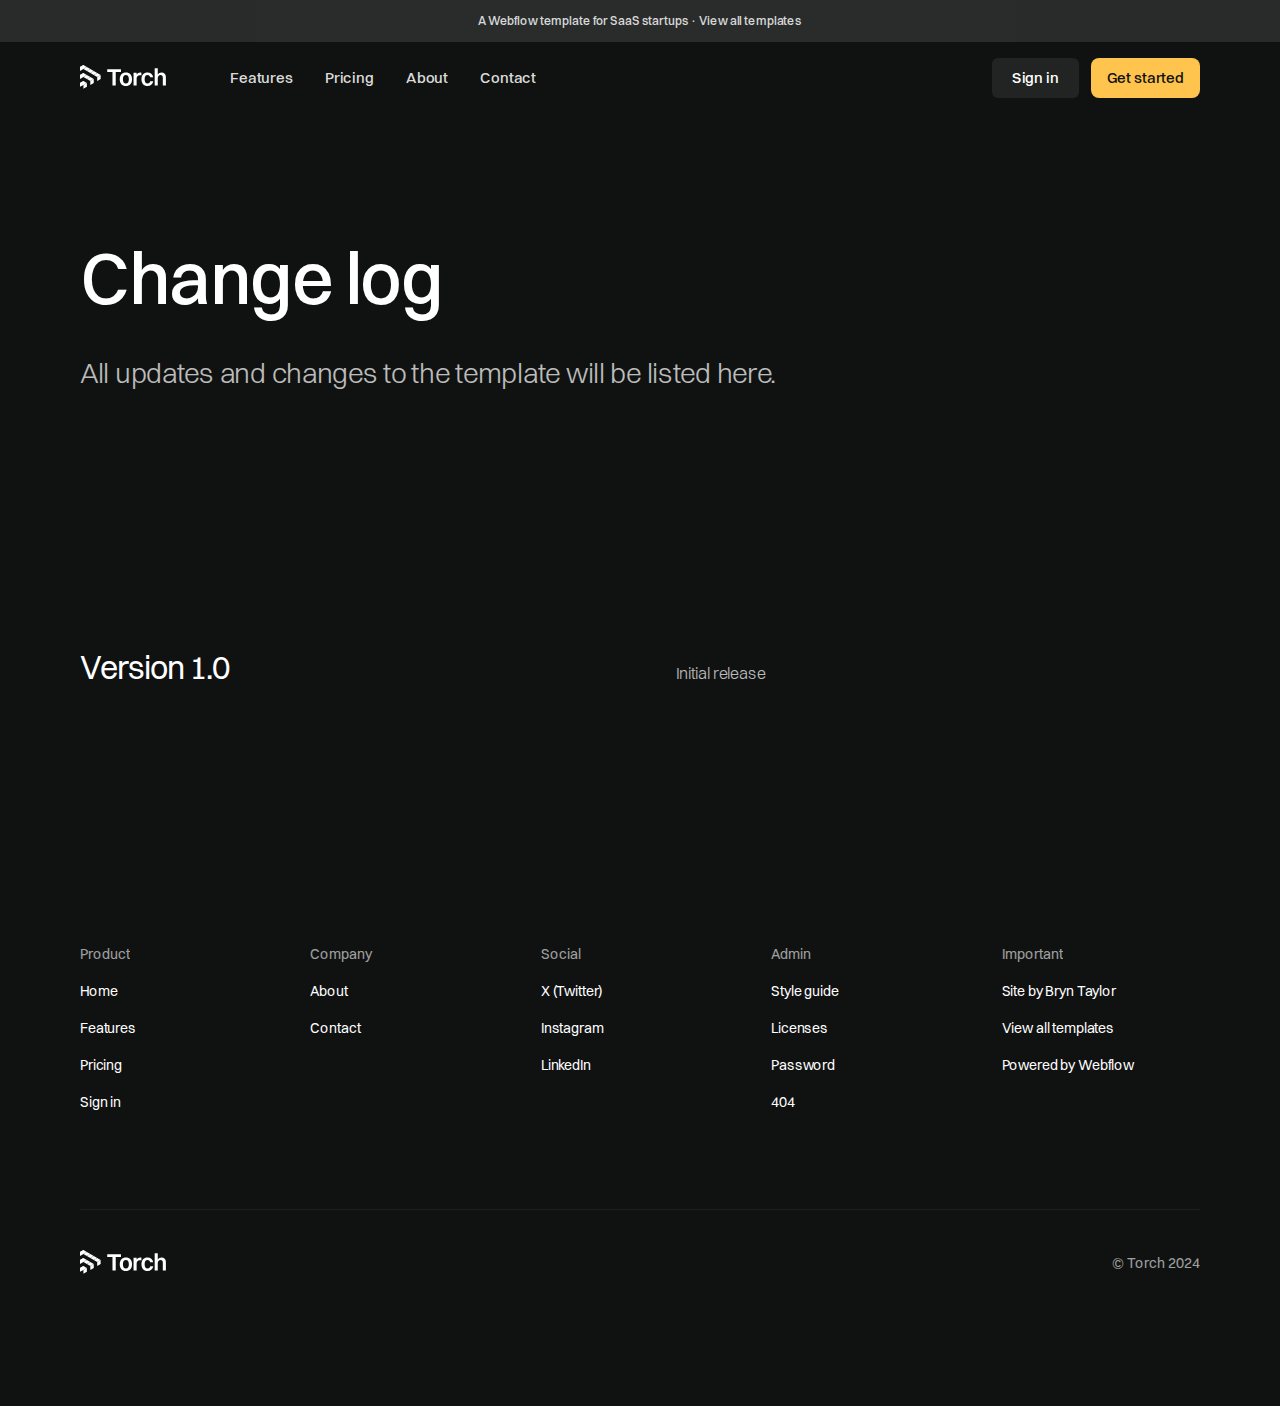
<file: admin/changelog.html>
<!DOCTYPE html><!--  This site was created in Webflow. https://webflow.com  --><!--  Last Published: Fri May 23 2025 05:39:02 GMT+0000 (Coordinated Universal Time)  -->
<html data-wf-page="683009b85a024d899e36d334" data-wf-site="683009b85a024d899e36d341" lang="en">
<head>
  <meta charset="utf-8">
  <title>Torch · Changelog</title>
  <meta content="Torch is a high-quality template for SaaS tech startups. It has multiple pages, sections and components to suit your needs. Take your company&#x27;s online presence to the next level." name="description">
  <meta content="Torch · Changelog" property="og:title">
  <meta content="Torch is a high-quality template for SaaS tech startups. It has multiple pages, sections and components to suit your needs. Take your company&#x27;s online presence to the next level." property="og:description">
  <meta content="https://cdn.prod.website-files.com/66fad496e2674af9c6f8f4ef/6703e5e87c9ca1599100560c_torch-opengraph-image.png" property="og:image">
  <meta content="Torch · Changelog" property="twitter:title">
  <meta content="Torch is a high-quality template for SaaS tech startups. It has multiple pages, sections and components to suit your needs. Take your company&#x27;s online presence to the next level." property="twitter:description">
  <meta content="https://cdn.prod.website-files.com/66fad496e2674af9c6f8f4ef/6703e5e87c9ca1599100560c_torch-opengraph-image.png" property="twitter:image">
  <meta property="og:type" content="website">
  <meta content="summary_large_image" name="twitter:card">
  <meta content="width=device-width, initial-scale=1" name="viewport">
  <meta content="Webflow" name="generator">
  <link href="../css/normalize.css" rel="stylesheet" type="text/css">
  <link href="../css/webflow.css" rel="stylesheet" type="text/css">
  <link href="../css/vs-code-activity-6ac5294ab1080a14f9b40f.webflow.css" rel="stylesheet" type="text/css">
  <script type="text/javascript">!function(o,c){var n=c.documentElement,t=" w-mod-";n.className+=t+"js",("ontouchstart"in o||o.DocumentTouch&&c instanceof DocumentTouch)&&(n.className+=t+"touch")}(window,document);</script>
  <link href="../images/favicon.png" rel="shortcut icon" type="image/x-icon">
  <link href="../images/webclip.png" rel="apple-touch-icon">
  <meta name="robots" content="noindex">
</head>
<body>
  <a href="https://www.bryntaylor.co.uk/platform/webflow?ref=template" target="_blank" class="section banner w-inline-block">
    <div class="container-large">
      <div>A Webflow template for SaaS startups · View all templates</div>
    </div>
  </a>
  <div data-animation="default" class="nav w-nav" data-easing2="ease" fs-scrolldisable-element="smart-nav" data-easing="ease" data-collapse="medium" data-w-id="abad23f6-3206-d95e-518e-2548f4c46996" role="banner" data-duration="400">
    <div class="nav-container">
      <div class="logo-wrapper">
        <a href="../index.html" class="logo w-nav-brand"><img src="../images/torch-logo.svg" loading="lazy" width="Auto" height="24" alt="Logo"></a>
        <nav role="navigation" id="w-node-abad23f6-3206-d95e-518e-2548f4c4699b-f4c46996" class="nav-menu w-nav-menu">
          <a href="../features.html" class="nav-link w-nav-link">Features</a>
          <a href="../pricing.html" class="nav-link w-nav-link">Pricing</a>
          <a href="../about.html" class="nav-link w-nav-link">About</a>
          <a href="../contact.html" class="nav-link w-nav-link">Contact</a>
        </nav>
      </div>
      <div id="w-node-abad23f6-3206-d95e-518e-2548f4c469b0-f4c46996" class="actions-wrapper">
        <a href="../sign-in.html" class="button-secondary small hide-mobile-portrait w-button">Sign in</a>
        <a href="#" class="button small hide-mobile-portrait w-button">Get started</a>
        <div class="nav-menu-button w-nav-button">
          <div class="menu-icon">
            <div class="menu-icon-line-top"></div>
            <div class="menu-icon-line-bottom"></div>
          </div>
        </div>
      </div>
    </div>
  </div>
  <div class="section">
    <div class="container-large">
      <div class="text-box _900px">
        <h1 class="heading extra-large">Change log<span class="text-color-light-purple"></span></h1>
        <div class="spacer-32"></div>
        <p class="paragraph extra-large">All updates and changes to the template will be listed here.</p>
      </div>
    </div>
  </div>
  <div class="section">
    <div class="container-large">
      <div class="grid-2-column align-baseline">
        <div id="w-node-c8253fb7-a37a-f1b7-0c88-04be10e15d00-9e36d334">
          <h2 class="heading medium">Version 1.0</h2>
        </div>
        <div id="w-node-_4ee1287b-929c-4ded-cbd8-2f85583b04bc-9e36d334">
          <p class="paragraph">Initial release</p>
        </div>
      </div>
    </div>
  </div>
  <section class="section">
    <div class="container-large">
      <div class="footer-grid">
        <div class="footer-column">
          <div class="text-color-muted">Product</div>
          <a href="../index.html" class="footer-link">Home</a>
          <a href="../features.html" class="footer-link">Features</a>
          <a href="../pricing.html" class="footer-link">Pricing</a>
          <a href="../sign-in.html" class="footer-link">Sign in</a>
        </div>
        <div class="footer-column">
          <div class="text-color-muted">Company</div>
          <a href="../about.html" class="footer-link">About</a>
          <a href="../contact.html" class="footer-link">Contact</a>
        </div>
        <div class="footer-column">
          <div class="text-color-muted">Social</div>
          <a href="https://x.com/" target="_blank" class="footer-link">X (Twitter)</a>
          <a href="https://www.instagram.com/" target="_blank" class="footer-link">Instagram</a>
          <a href="https://www.linkedin.com/" target="_blank" class="footer-link">LinkedIn</a>
        </div>
        <div class="footer-column">
          <div class="text-color-muted">Admin</div>
          <a href="../admin/styleguide.html" class="footer-link">Style guide</a>
          <a href="../admin/licenses.html" class="footer-link">Licenses</a>
          <a href="../401.html" class="footer-link">Password</a>
          <a href="../404.html" class="footer-link">404</a>
        </div>
        <div class="footer-column">
          <div class="text-color-muted">Important</div>
          <a href="https://www.bryntaylor.co.uk/?ref=template" target="_blank" class="footer-link">Site by Bryn Taylor</a>
          <a href="https://www.bryntaylor.co.uk/platform/webflow?ref=template" target="_blank" class="footer-link">View all templates</a>
          <a href="https://webflow.com/" target="_blank" class="footer-link">Powered by Webflow</a>
        </div>
      </div>
      <div class="spacer-96"></div>
      <div class="divider-line"></div>
      <div class="spacer-40"></div>
      <div class="footer-bottom">
        <a href="../index.html" class="logo w-nav-brand"><img src="../images/torch-logo.svg" loading="lazy" width="Auto" height="24" alt="Logo"></a>
        <div class="footer-link text-color-muted">© Torch 2024</div>
      </div>
    </div>
  </section>
  <script src="https://d3e54v103j8qbb.cloudfront.net/js/jquery-3.5.1.min.dc5e7f18c8.js?site=683009b85a024d899e36d341" type="text/javascript" integrity="sha256-9/aliU8dGd2tb6OSsuzixeV4y/faTqgFtohetphbbj0=" crossorigin="anonymous"></script>
  <script src="../js/webflow.js" type="text/javascript"></script>
</body>
</html>
</file>
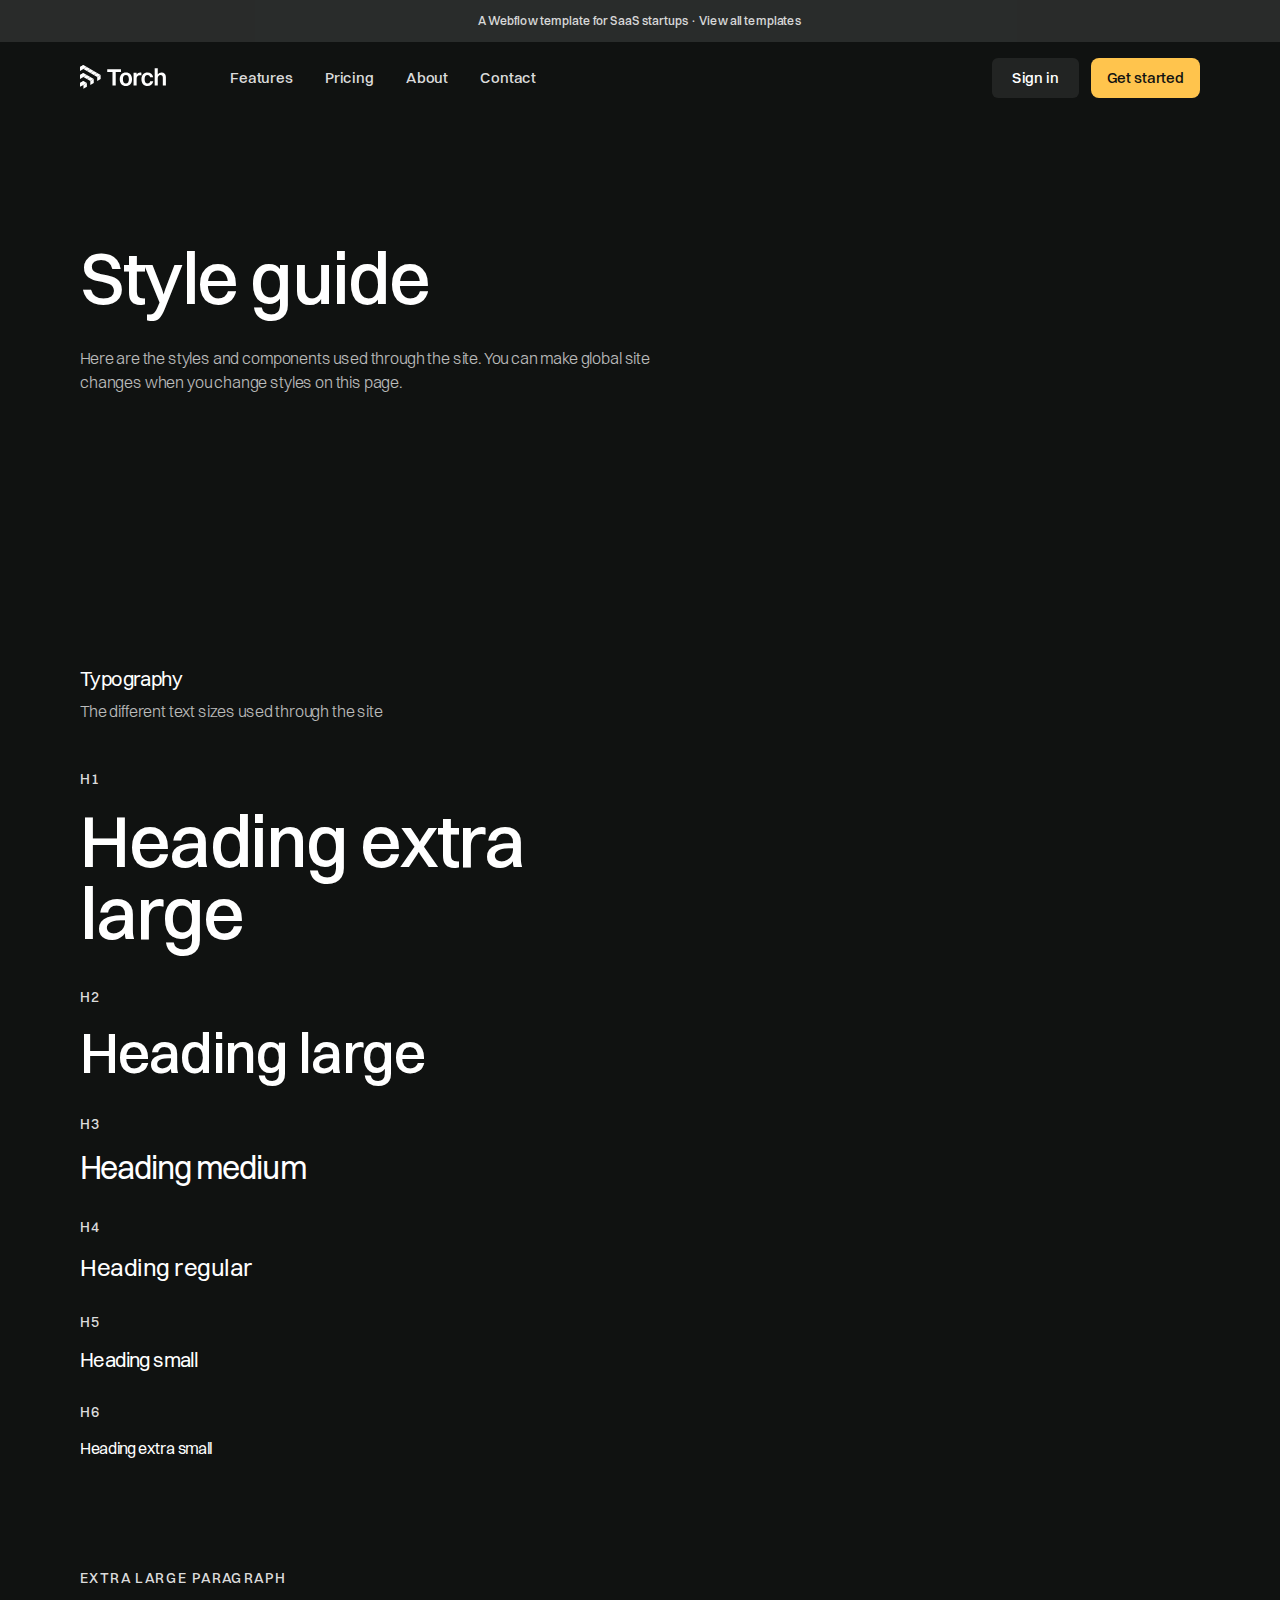
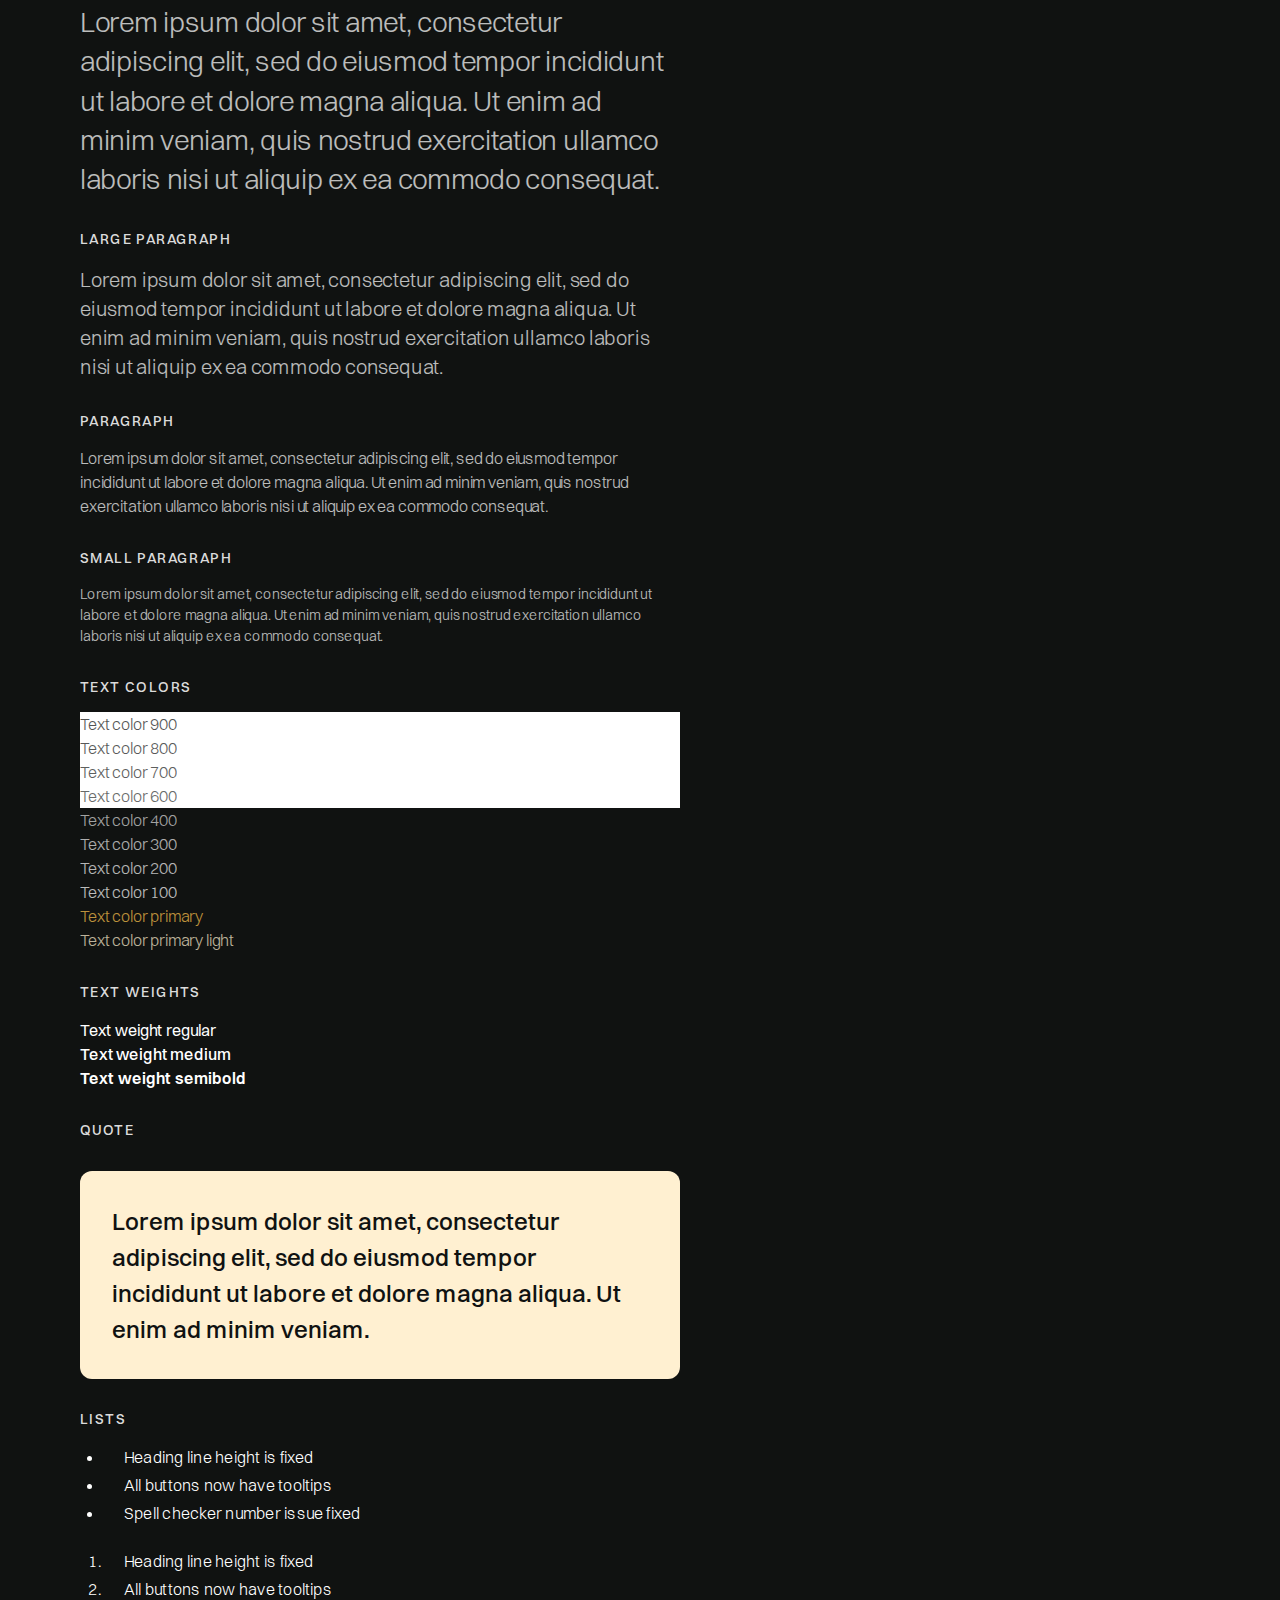
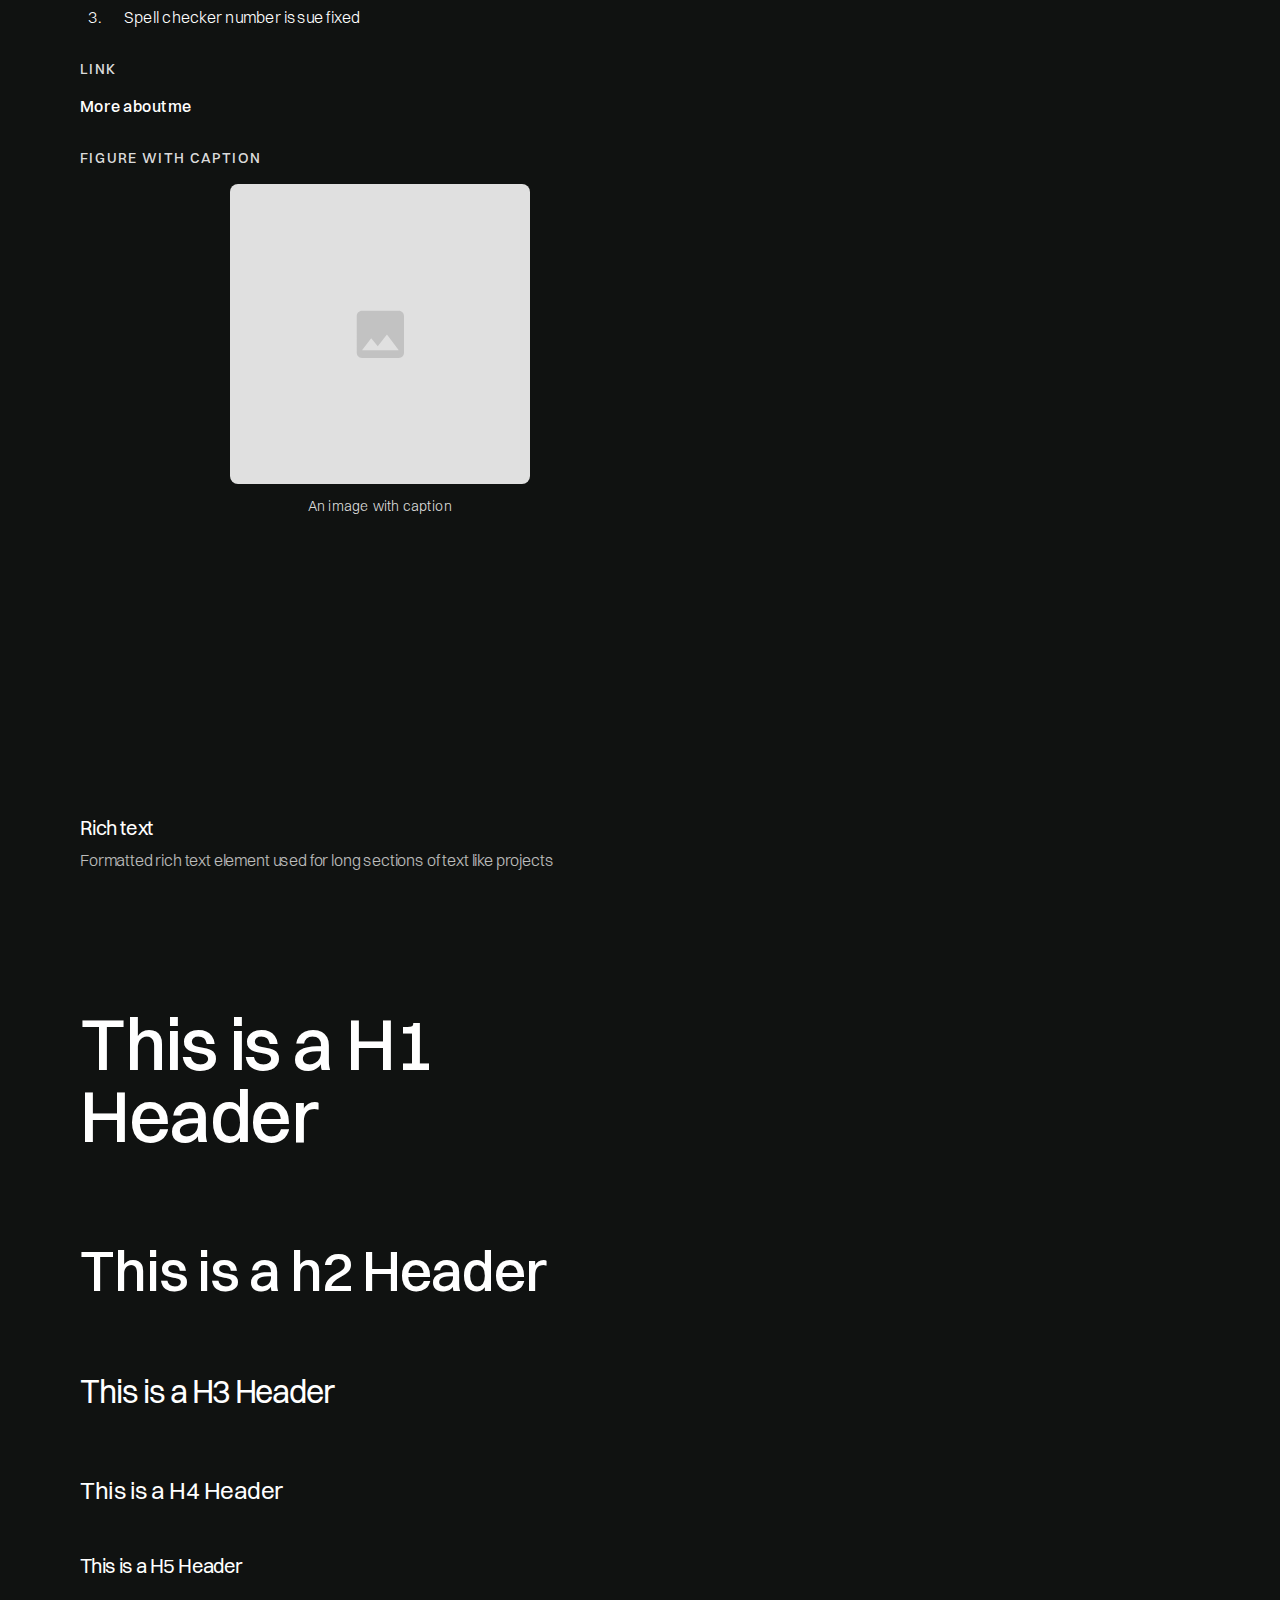
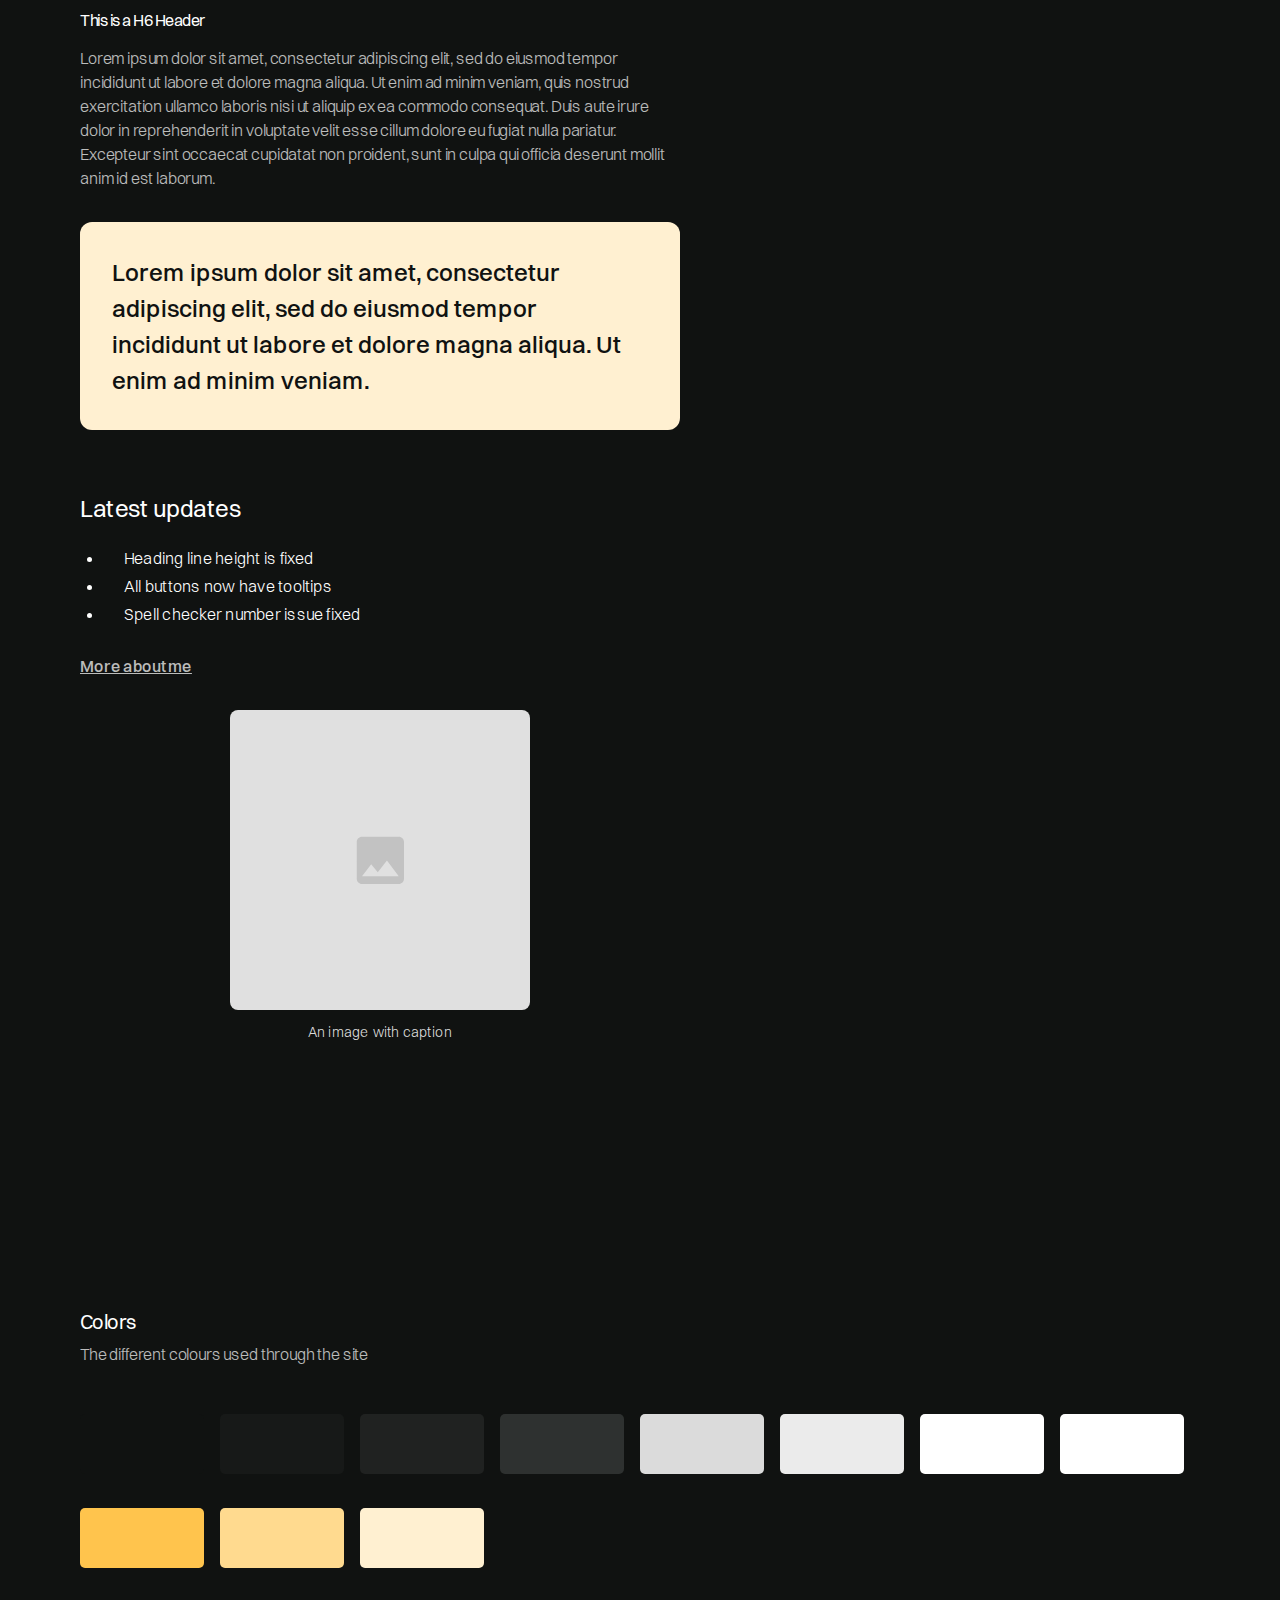
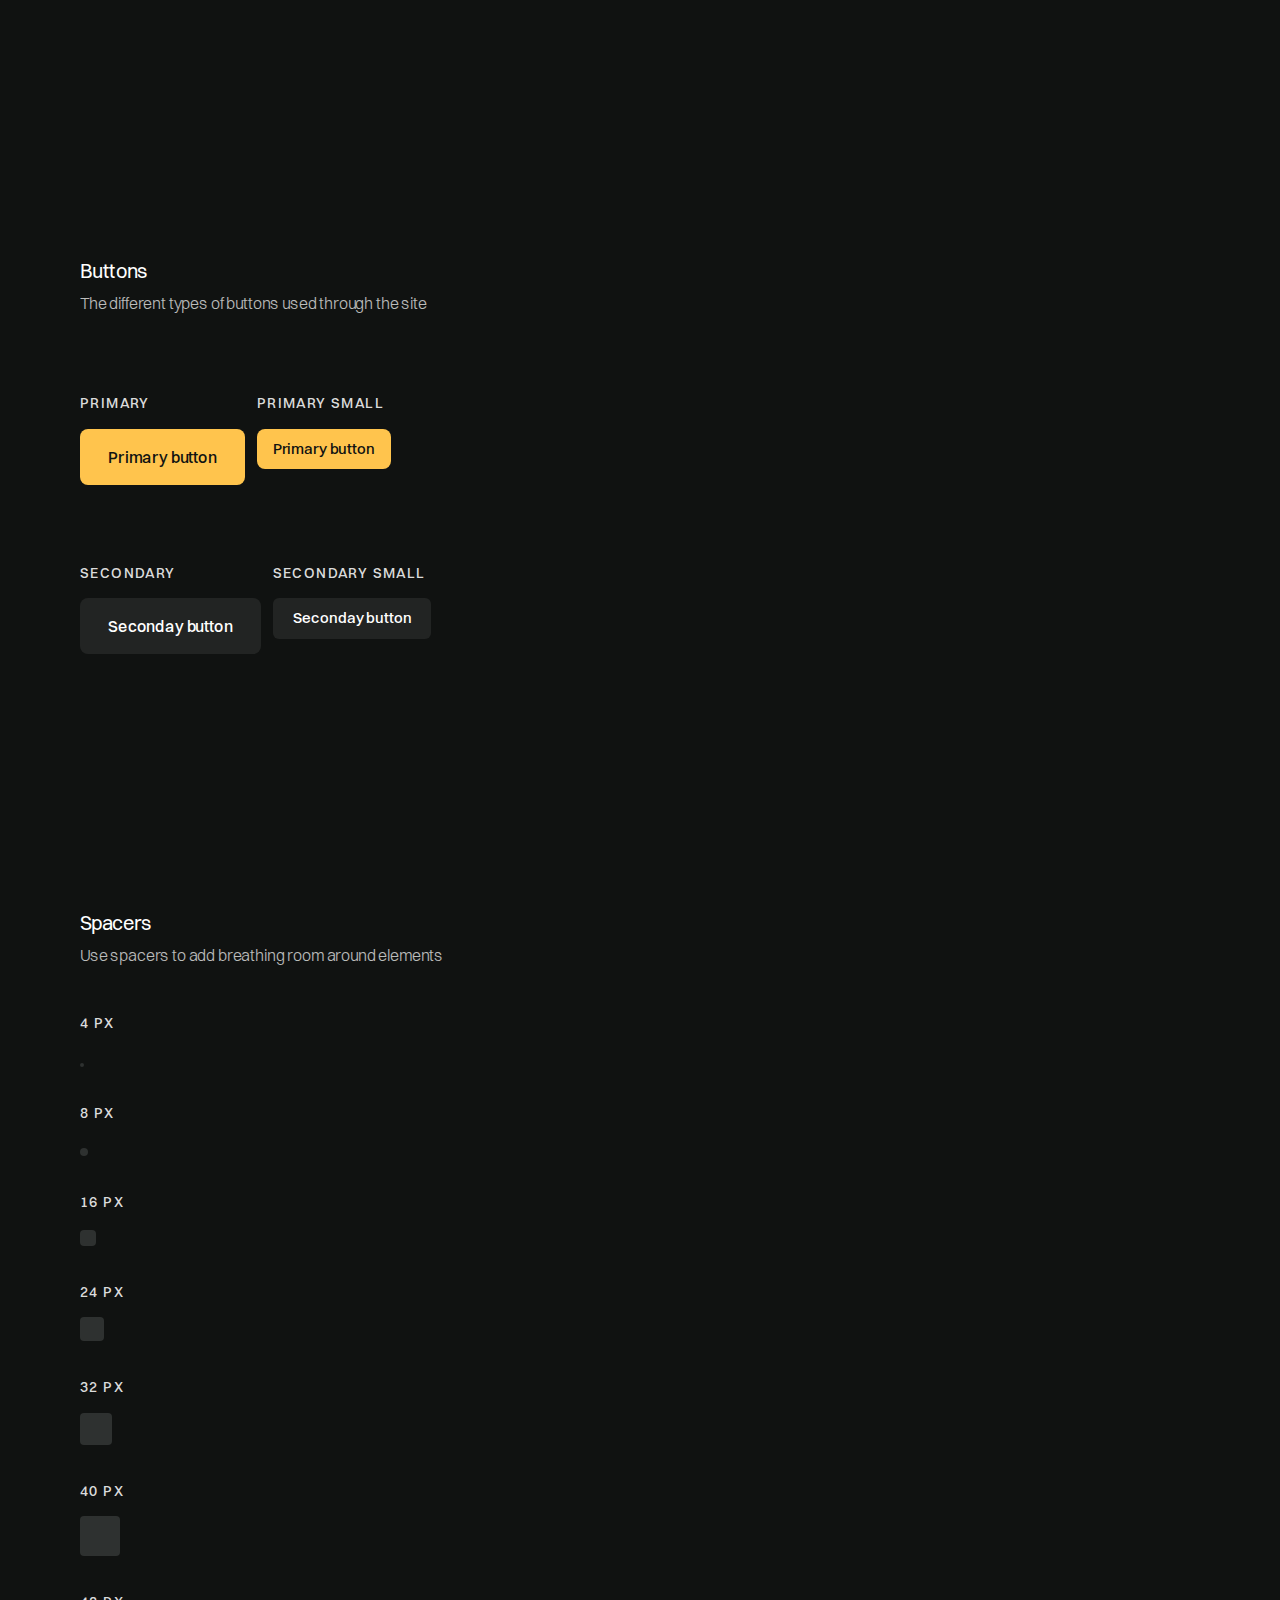
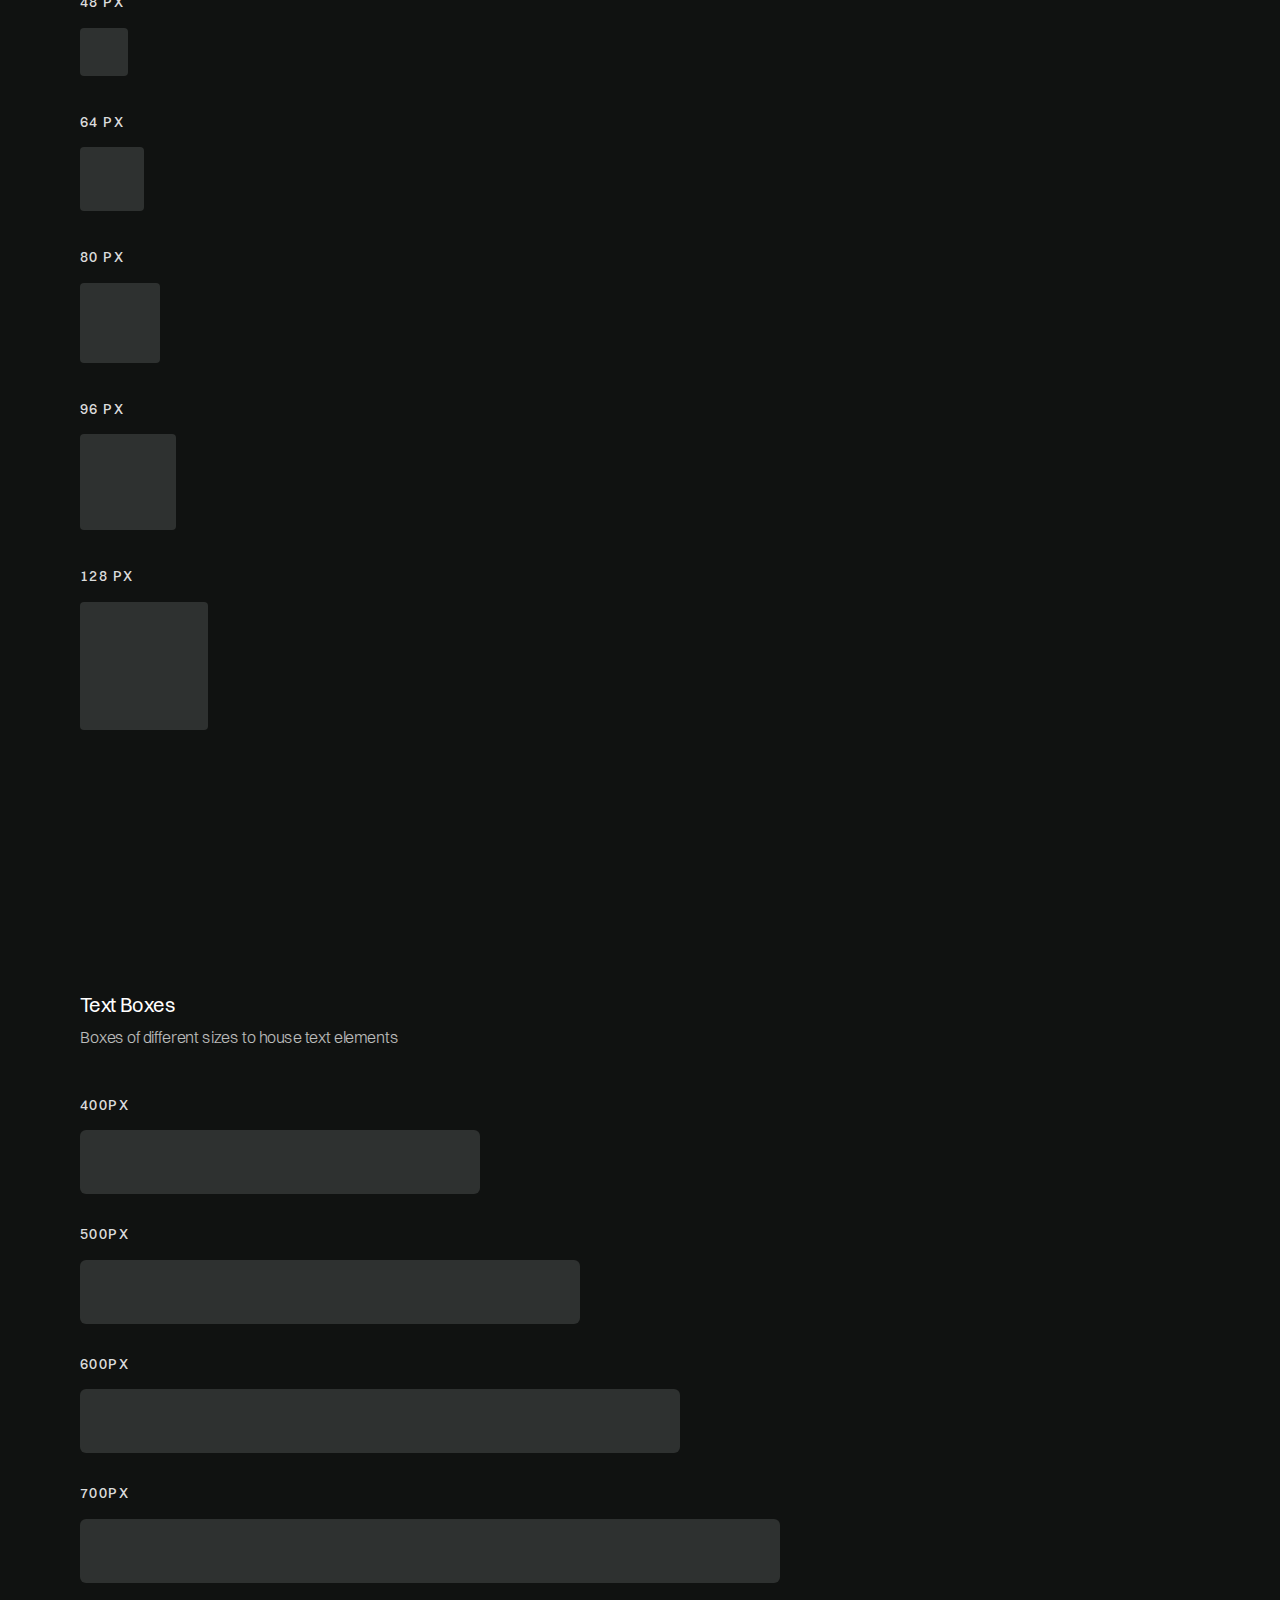
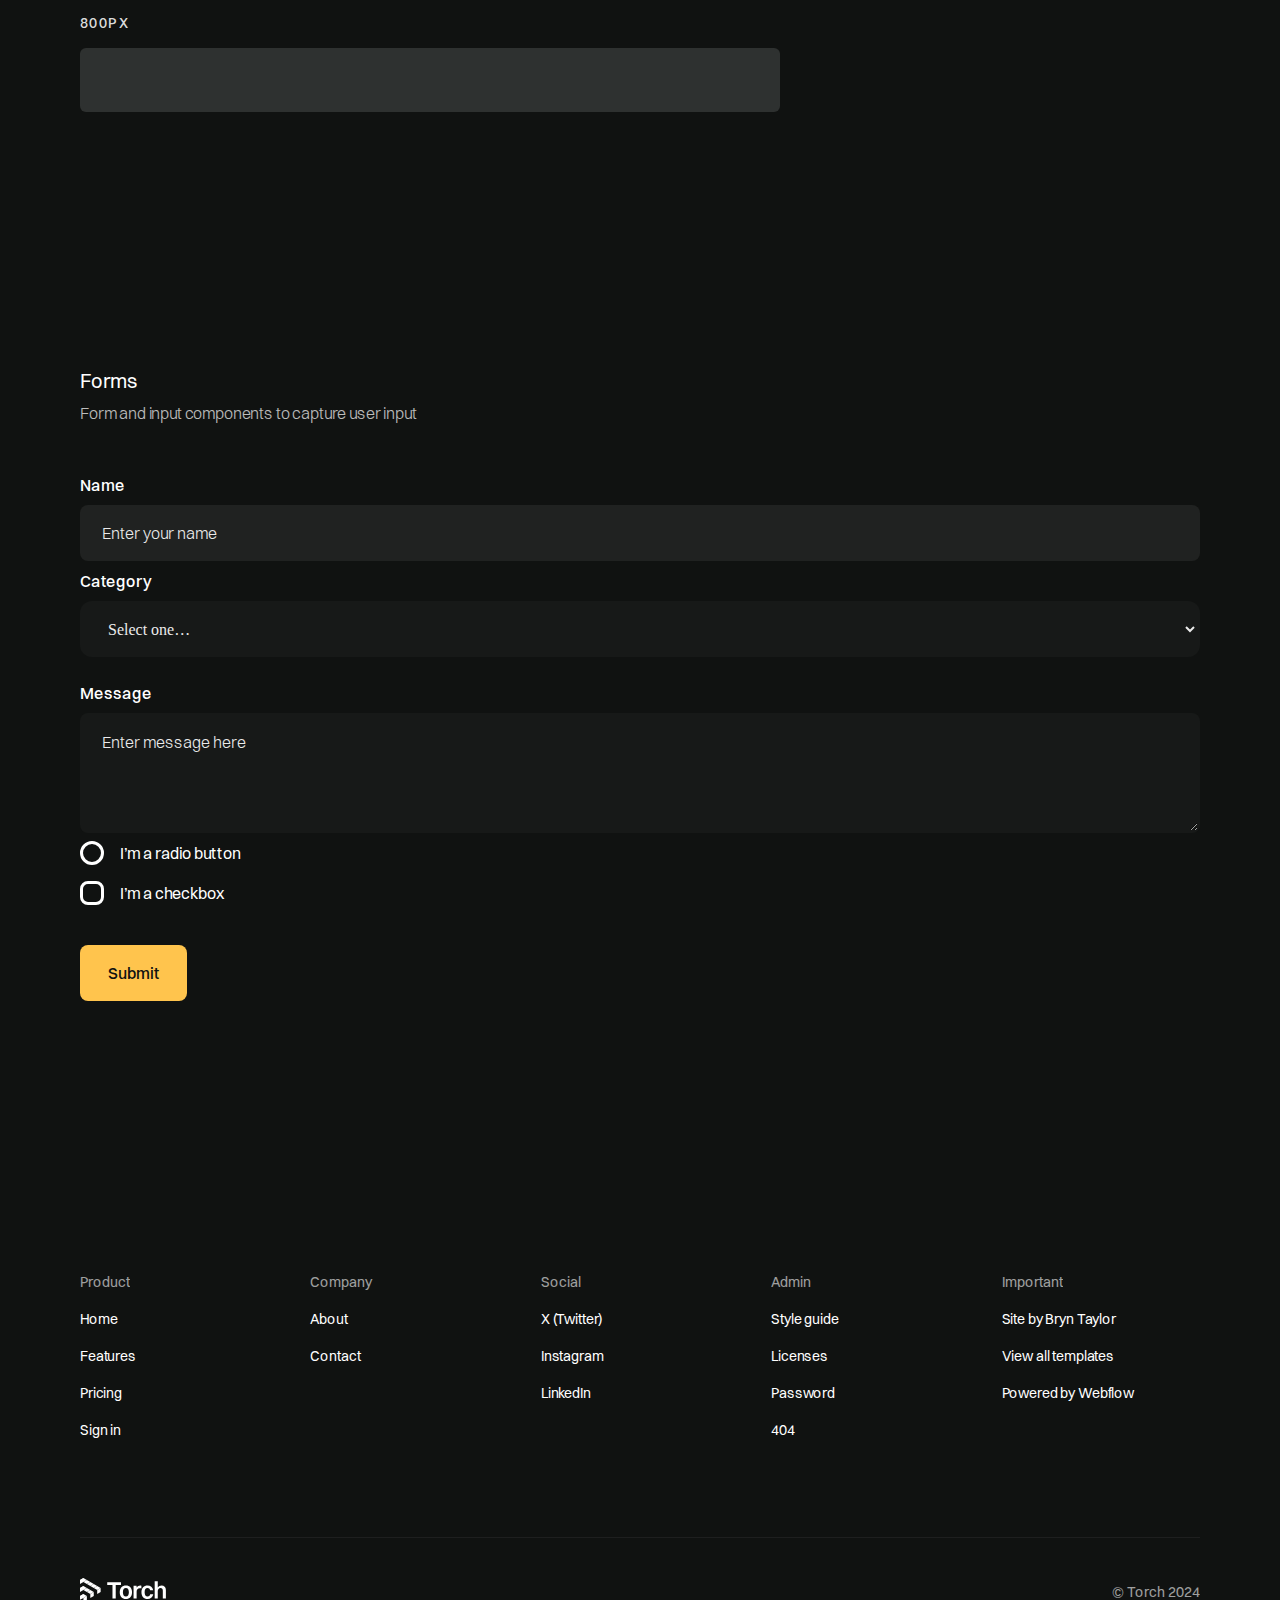
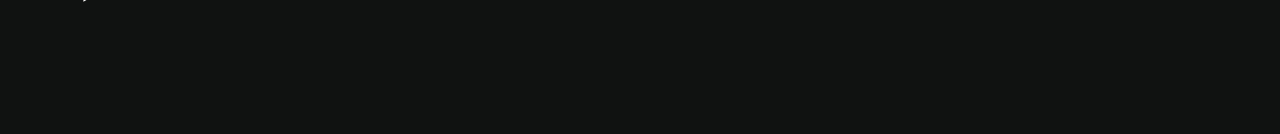
<file: admin/styleguide.html>
<!DOCTYPE html><!--  This site was created in Webflow. https://webflow.com  --><!--  Last Published: Fri May 23 2025 05:39:02 GMT+0000 (Coordinated Universal Time)  -->
<html data-wf-page="683009b85a024d899e36d336" data-wf-site="683009b85a024d899e36d341" lang="en">
<head>
  <meta charset="utf-8">
  <title>Torch · Style Guide</title>
  <meta content="Torch is a high-quality template for SaaS tech startups. It has multiple pages, sections and components to suit your needs. Take your company&#x27;s online presence to the next level." name="description">
  <meta content="Torch · Style Guide" property="og:title">
  <meta content="Torch is a high-quality template for SaaS tech startups. It has multiple pages, sections and components to suit your needs. Take your company&#x27;s online presence to the next level." property="og:description">
  <meta content="https://cdn.prod.website-files.com/66fad496e2674af9c6f8f4ef/6703e5e87c9ca1599100560c_torch-opengraph-image.png" property="og:image">
  <meta content="Torch · Style Guide" property="twitter:title">
  <meta content="Torch is a high-quality template for SaaS tech startups. It has multiple pages, sections and components to suit your needs. Take your company&#x27;s online presence to the next level." property="twitter:description">
  <meta content="https://cdn.prod.website-files.com/66fad496e2674af9c6f8f4ef/6703e5e87c9ca1599100560c_torch-opengraph-image.png" property="twitter:image">
  <meta property="og:type" content="website">
  <meta content="summary_large_image" name="twitter:card">
  <meta content="width=device-width, initial-scale=1" name="viewport">
  <meta content="Webflow" name="generator">
  <link href="../css/normalize.css" rel="stylesheet" type="text/css">
  <link href="../css/webflow.css" rel="stylesheet" type="text/css">
  <link href="../css/vs-code-activity-6ac5294ab1080a14f9b40f.webflow.css" rel="stylesheet" type="text/css">
  <script type="text/javascript">!function(o,c){var n=c.documentElement,t=" w-mod-";n.className+=t+"js",("ontouchstart"in o||o.DocumentTouch&&c instanceof DocumentTouch)&&(n.className+=t+"touch")}(window,document);</script>
  <link href="../images/favicon.png" rel="shortcut icon" type="image/x-icon">
  <link href="../images/webclip.png" rel="apple-touch-icon">
</head>
<body>
  <a href="https://www.bryntaylor.co.uk/platform/webflow?ref=template" target="_blank" class="section banner w-inline-block">
    <div class="container-large">
      <div>A Webflow template for SaaS startups · View all templates</div>
    </div>
  </a>
  <div data-animation="default" class="nav w-nav" data-easing2="ease" fs-scrolldisable-element="smart-nav" data-easing="ease" data-collapse="medium" data-w-id="abad23f6-3206-d95e-518e-2548f4c46996" role="banner" data-duration="400">
    <div class="nav-container">
      <div class="logo-wrapper">
        <a href="../index.html" class="logo w-nav-brand"><img src="../images/torch-logo.svg" loading="lazy" width="Auto" height="24" alt="Logo"></a>
        <nav role="navigation" id="w-node-abad23f6-3206-d95e-518e-2548f4c4699b-f4c46996" class="nav-menu w-nav-menu">
          <a href="../features.html" class="nav-link w-nav-link">Features</a>
          <a href="../pricing.html" class="nav-link w-nav-link">Pricing</a>
          <a href="../about.html" class="nav-link w-nav-link">About</a>
          <a href="../contact.html" class="nav-link w-nav-link">Contact</a>
        </nav>
      </div>
      <div id="w-node-abad23f6-3206-d95e-518e-2548f4c469b0-f4c46996" class="actions-wrapper">
        <a href="../sign-in.html" class="button-secondary small hide-mobile-portrait w-button">Sign in</a>
        <a href="#" class="button small hide-mobile-portrait w-button">Get started</a>
        <div class="nav-menu-button w-nav-button">
          <div class="menu-icon">
            <div class="menu-icon-line-top"></div>
            <div class="menu-icon-line-bottom"></div>
          </div>
        </div>
      </div>
    </div>
  </div>
  <div class="section">
    <div class="container-large">
      <div class="text-box">
        <h1 class="heading extra-large">Style guide</h1>
        <div class="spacer-24"></div>
      </div>
      <div class="text-box _600px">
        <p class="paragraph">Here are the styles and components used through the site. You can make global site changes when you change styles on this page.</p>
      </div>
    </div>
  </div>
  <div class="section">
    <section id="Typography" class="container-large">
      <div class="style-guide-section-header">
        <h2 class="heading small">Typography</h2>
        <div class="spacer-8"></div>
        <p class="paragraph">The different text sizes used through the site</p>
      </div>
      <div class="text-box _600px">
        <div class="style-guide-block">
          <h3 class="style-guide-label">h1</h3>
          <h1 class="heading extra-large">Heading extra large</h1>
        </div>
        <div class="style-guide-block">
          <h3 class="style-guide-label">h2</h3>
          <h2 class="heading large">Heading large</h2>
        </div>
        <div class="style-guide-block">
          <h3 class="style-guide-label">h3</h3>
          <h3 class="heading medium">Heading medium</h3>
        </div>
        <div class="style-guide-block">
          <h3 class="style-guide-label">h4</h3>
          <h4 class="heading regular">Heading regular</h4>
        </div>
        <div class="style-guide-block">
          <h3 class="style-guide-label">h5</h3>
          <h5 class="heading small">Heading small</h5>
        </div>
        <div class="style-guide-block">
          <h3 class="style-guide-label">h6</h3>
          <h6 class="heading extra-small">Heading extra small</h6>
        </div>
        <div class="spacer-48"></div>
        <div class="style-guide-block">
          <h3 class="style-guide-label">Extra Large Paragraph</h3>
          <p class="paragraph extra-large">Lorem ipsum dolor sit amet, consectetur adipiscing elit, sed do eiusmod tempor incididunt ut labore et dolore magna aliqua. Ut enim ad minim veniam, quis nostrud exercitation ullamco laboris nisi ut aliquip ex ea commodo consequat.<br></p>
        </div>
        <div class="style-guide-block">
          <h3 class="style-guide-label">Large Paragraph</h3>
          <p class="paragraph large">Lorem ipsum dolor sit amet, consectetur adipiscing elit, sed do eiusmod tempor incididunt ut labore et dolore magna aliqua. Ut enim ad minim veniam, quis nostrud exercitation ullamco laboris nisi ut aliquip ex ea commodo consequat.<br></p>
        </div>
        <div class="style-guide-block">
          <h3 class="style-guide-label">Paragraph</h3>
          <p class="paragraph">Lorem ipsum dolor sit amet, consectetur adipiscing elit, sed do eiusmod tempor incididunt ut labore et dolore magna aliqua. Ut enim ad minim veniam, quis nostrud exercitation ullamco laboris nisi ut aliquip ex ea commodo consequat.<br></p>
        </div>
        <div class="style-guide-block">
          <h3 class="style-guide-label">Small Paragraph</h3>
          <p class="paragraph small">Lorem ipsum dolor sit amet, consectetur adipiscing elit, sed do eiusmod tempor incididunt ut labore et dolore magna aliqua. Ut enim ad minim veniam, quis nostrud exercitation ullamco laboris nisi ut aliquip ex ea commodo consequat.<br></p>
        </div>
        <div class="style-guide-block">
          <h3 class="style-guide-label">Text colors</h3>
          <div class="background-color-100">
            <p class="text-color-900">Text color 900<br></p>
            <p class="text-color-800">Text color 800<br></p>
            <p class="text-color-700">Text color 700<br></p>
            <p class="text-color-600">Text color 600<br></p>
          </div>
          <p class="text-color-400">Text color 400<br></p>
          <p class="text-color-300">Text color 300<br></p>
          <p class="text-color-200">Text color 200<br></p>
          <p class="text-color-100">Text color 100<br></p>
          <p class="text-color-accent">Text color primary<br></p>
          <p class="text-color-accent-light">Text color primary light<br></p>
        </div>
        <div class="style-guide-block">
          <h3 class="style-guide-label">Text Weights</h3>
          <div class="text-weight-regular">Text weight regular</div>
          <div class="text-weight-medium">Text weight medium</div>
          <div class="text-weight-semibold">Text weight semibold</div>
        </div>
        <div class="style-guide-block">
          <h3 class="style-guide-label">Quote</h3>
          <blockquote class="block-quote">Lorem ipsum dolor sit amet, consectetur adipiscing elit, sed do eiusmod tempor incididunt ut labore et dolore magna aliqua. Ut enim ad minim veniam.</blockquote>
        </div>
        <div class="style-guide-block">
          <h3 class="style-guide-label">Lists</h3>
          <ul role="list">
            <li>Heading line height is fixed</li>
            <li>All buttons now have tooltips</li>
            <li>Spell checker number issue fixed</li>
          </ul>
          <ol role="list">
            <li>Heading line height is fixed</li>
            <li>All buttons now have tooltips</li>
            <li>Spell checker number issue fixed</li>
          </ol>
        </div>
        <div class="style-guide-block">
          <h3 class="style-guide-label">Link</h3>
          <a href="https://www.bryntaylor.co.uk/" target="_blank">More about me</a>
        </div>
        <div class="style-guide-block">
          <h3 class="style-guide-label">Figure with caption</h3>
          <div class="rich-text w-richtext">
            <figure style="max-width:300px" class="w-richtext-align-fullwidth w-richtext-figure-type-image">
              <div><img src="../images/placeholder.svg" loading="lazy" alt=""></div>
              <figcaption>An image with caption</figcaption>
            </figure>
          </div>
        </div>
      </div>
    </section>
  </div>
  <div class="section">
    <section id="Rich-Text" class="container-large">
      <div class="style-guide-section-header">
        <h2 class="heading small">Rich text</h2>
        <div class="spacer-8"></div>
        <p class="paragraph">Formatted rich text element used for long sections of text like projects</p>
      </div>
      <div class="text-box _600px">
        <div class="rich-text w-richtext">
          <h1>This is a H1 Header</h1>
          <h2>This is a h2 Header</h2>
          <h3>This is a H3 Header</h3>
          <h4>This is a H4 Header</h4>
          <h5>This is a H5 Header</h5>
          <h6>This is a H6 Header</h6>
          <p>Lorem ipsum dolor sit amet, consectetur adipiscing elit, sed do eiusmod tempor incididunt ut labore et dolore magna aliqua. Ut enim ad minim veniam, quis nostrud exercitation ullamco laboris nisi ut aliquip ex ea commodo consequat. Duis aute irure dolor in reprehenderit in voluptate velit esse cillum dolore eu fugiat nulla pariatur. Excepteur sint occaecat cupidatat non proident, sunt in culpa qui officia deserunt mollit anim id est laborum.</p>
          <blockquote>Lorem ipsum dolor sit amet, consectetur adipiscing elit, sed do eiusmod tempor incididunt ut labore et dolore magna aliqua. Ut enim ad minim veniam.</blockquote>
          <h4>Latest updates</h4>
          <ul role="list">
            <li>Heading line height is fixed</li>
            <li>All buttons now have tooltips</li>
            <li>Spell checker number issue fixed</li>
          </ul>
          <p>
            <a href="https://www.bryntaylor.co.uk/" target="_blank">More about me</a>
          </p>
          <figure style="max-width:300px" class="w-richtext-align-fullwidth w-richtext-figure-type-image">
            <div><img src="../images/placeholder.svg" loading="lazy" alt=""></div>
            <figcaption>An image with caption</figcaption>
          </figure>
        </div>
      </div>
    </section>
  </div>
  <div class="section">
    <section id="Colours" class="container-large">
      <div class="style-guide-section-header">
        <h2 class="heading small">Colors</h2>
        <div class="spacer-8"></div>
        <p class="paragraph">The different colours used through the site</p>
      </div>
      <div class="style-guide-colour-grid">
        <div class="style-guide-colour-block">
          <div class="color-block background-color-900"></div>
          <div class="spacer-24"></div>
        </div>
        <div class="style-guide-colour-block">
          <div class="color-block background-color-800"></div>
          <div class="spacer-24"></div>
        </div>
        <div class="style-guide-colour-block">
          <div class="color-block background-color-700"></div>
          <div class="spacer-24"></div>
        </div>
        <div class="style-guide-colour-block">
          <div class="color-block background-color-600"></div>
          <div class="spacer-24"></div>
        </div>
        <div class="style-guide-colour-block">
          <div class="color-block background-color-400"></div>
          <div class="spacer-24"></div>
        </div>
        <div class="style-guide-colour-block">
          <div class="color-block background-color-300"></div>
          <div class="spacer-24"></div>
        </div>
        <div class="style-guide-colour-block">
          <div class="color-block background-color-200"></div>
          <div class="spacer-24"></div>
        </div>
        <div class="style-guide-colour-block">
          <div class="color-block background-color-100"></div>
          <div class="spacer-24"></div>
        </div>
        <div class="style-guide-colour-block">
          <div class="color-block background-color-accent"></div>
          <div class="spacer-24"></div>
        </div>
        <div class="style-guide-colour-block">
          <div class="color-block background-color-accent-medium"></div>
          <div class="spacer-24"></div>
        </div>
        <div class="style-guide-colour-block">
          <div class="color-block background-color-accent-light"></div>
          <div class="spacer-24"></div>
        </div>
      </div>
    </section>
  </div>
  <div class="section">
    <div id="Buttons" class="container-large">
      <div class="style-guide-section-header">
        <h2 class="heading small">Buttons</h2>
        <div class="spacer-8"></div>
        <p class="paragraph">The different types of buttons used through the site</p>
      </div>
      <div class="button-group">
        <div>
          <h3 class="style-guide-label">Primary</h3>
          <a href="#" class="button w-button">Primary button</a>
        </div>
        <div>
          <h3 class="style-guide-label">Primary small</h3>
          <a href="#" class="button small w-button">Primary button</a>
        </div>
      </div>
      <div class="spacer-48"></div>
      <div class="button-group">
        <div>
          <h3 class="style-guide-label">Secondary</h3>
          <a href="#" class="button-secondary w-button">Seconday button</a>
        </div>
        <div>
          <h3 class="style-guide-label">Secondary small</h3>
          <a href="#" class="button-secondary small w-button">Seconday button</a>
        </div>
      </div>
    </div>
  </div>
  <div class="section">
    <div id="Spacers" class="container-large">
      <div class="style-guide-section-header">
        <h2 class="heading small">Spacers</h2>
        <div class="spacer-8"></div>
        <p class="paragraph">Use spacers to add breathing room around elements</p>
      </div>
      <div class="text-box">
        <div>
          <h3 class="style-guide-label">4 px</h3>
          <div class="visible-spacer">
            <div class="spacer-4"></div>
          </div>
        </div>
        <div>
          <h3 class="style-guide-label">8 px</h3>
          <div class="visible-spacer">
            <div class="spacer-8"></div>
          </div>
        </div>
        <div>
          <h3 class="style-guide-label">16 px</h3>
          <div class="visible-spacer">
            <div class="spacer-16"></div>
          </div>
        </div>
        <div>
          <h3 class="style-guide-label">24 px</h3>
          <div class="visible-spacer">
            <div class="spacer-24"></div>
          </div>
        </div>
        <div>
          <h3 class="style-guide-label">32 px</h3>
          <div class="visible-spacer">
            <div class="spacer-32"></div>
          </div>
        </div>
        <div>
          <h3 class="style-guide-label">40 px</h3>
          <div class="visible-spacer">
            <div class="spacer-40"></div>
          </div>
        </div>
        <div>
          <h3 class="style-guide-label">48 PX</h3>
          <div class="visible-spacer">
            <div class="spacer-48"></div>
          </div>
        </div>
        <div>
          <h3 class="style-guide-label">64 PX</h3>
          <div class="visible-spacer">
            <div class="spacer-64"></div>
          </div>
        </div>
        <div>
          <h3 class="style-guide-label">80 PX</h3>
          <div class="visible-spacer">
            <div class="spacer-80"></div>
          </div>
        </div>
        <div>
          <h3 class="style-guide-label">96 PX</h3>
          <div class="visible-spacer">
            <div class="spacer-96"></div>
          </div>
        </div>
        <div>
          <h3 class="style-guide-label">128 PX</h3>
          <div class="visible-spacer">
            <div class="spacer-128"></div>
          </div>
        </div>
      </div>
    </div>
  </div>
  <div class="section">
    <div id="Text-Boxes" class="container-large">
      <div class="style-guide-section-header">
        <h2 class="heading small">Text Boxes</h2>
        <div class="spacer-8"></div>
        <p class="paragraph">Boxes of different sizes to house text elements</p>
      </div>
      <div class="text-box">
        <h3 class="style-guide-label">400px</h3>
        <div class="text-box _400px visible-text-box"></div>
      </div>
      <div class="text-box">
        <h3 class="style-guide-label">500px</h3>
        <div class="text-box _500px visible-text-box"></div>
      </div>
      <div class="text-box">
        <h3 class="style-guide-label">600px</h3>
        <div class="text-box _600px visible-text-box"></div>
      </div>
      <div class="text-box">
        <h3 class="style-guide-label">700px</h3>
        <div class="text-box _700px visible-text-box"></div>
      </div>
      <div class="text-box">
        <h3 class="style-guide-label">800px</h3>
        <div class="text-box _800px visible-text-box"></div>
      </div>
    </div>
  </div>
  <div class="section">
    <div id="Forms" class="container-large">
      <div class="style-guide-section-header">
        <h2 class="heading small">Forms</h2>
        <div class="spacer-8"></div>
        <p>Form and input components to capture user input</p>
      </div>
      <div class="w-form">
        <form data-name="Email Form" name="email-form" id="email-form" method="get" class="form" data-wf-page-id="683009b85a024d899e36d336" data-wf-element-id="bd139dac-6308-9e8c-27f0-79a5d7caab24">
          <div class="field-block"><label for="field" class="field-label">Name</label><input class="text-input w-input" maxlength="256" name="name" data-name="Name" placeholder="Enter your name" type="text" id="field"></div>
          <div class="field-block"><label for="Category" class="field-label">Category</label><select data-name="Category" name="Category" id="Category" class="form-dropdown w-select">
              <option value="">Select one…</option>
              <option value="Option 1">Option 1</option>
              <option value="Option 2">Option 2</option>
              <option value="Option 3">Option 3</option>
            </select></div>
          <div class="field-block"><label for="field" class="field-label">Message</label><textarea placeholder="Enter message here" maxlength="5000" data-name="Field" name="field" id="field" class="text-input form w-input"></textarea></div><label class="form-radio-button w-radio">
            <div class="w-form-formradioinput w-form-formradioinput--inputType-custom radio-button w-radio-input"></div><input type="radio" data-name="Radio" name="Radio" id="radio" style="opacity:0;position:absolute;z-index:-1" value="Blue"><span for="radio" class="w-form-label">I’m a radio button</span>
          </label><label class="w-checkbox form-checkbox">
            <div class="w-checkbox-input w-checkbox-input--inputType-custom check-box"></div><input type="checkbox" data-name="Checkbox" name="checkbox" id="checkbox" style="opacity:0;position:absolute;z-index:-1"><span for="checkbox" class="w-form-label">I’m a checkbox</span>
          </label>
          <div class="spacer-24"></div><input type="submit" data-wait="Please wait..." class="button w-button" value="Submit">
        </form>
        <div class="form-success w-form-done">
          <div>Thank you! Your message has been received!</div>
        </div>
        <div class="form-error w-form-fail">
          <div>Oops! Something went wrong. Please try again.</div>
        </div>
      </div>
    </div>
  </div>
  <section class="section">
    <div class="container-large">
      <div class="footer-grid">
        <div class="footer-column">
          <div class="text-color-muted">Product</div>
          <a href="../index.html" class="footer-link">Home</a>
          <a href="../features.html" class="footer-link">Features</a>
          <a href="../pricing.html" class="footer-link">Pricing</a>
          <a href="../sign-in.html" class="footer-link">Sign in</a>
        </div>
        <div class="footer-column">
          <div class="text-color-muted">Company</div>
          <a href="../about.html" class="footer-link">About</a>
          <a href="../contact.html" class="footer-link">Contact</a>
        </div>
        <div class="footer-column">
          <div class="text-color-muted">Social</div>
          <a href="https://x.com/" target="_blank" class="footer-link">X (Twitter)</a>
          <a href="https://www.instagram.com/" target="_blank" class="footer-link">Instagram</a>
          <a href="https://www.linkedin.com/" target="_blank" class="footer-link">LinkedIn</a>
        </div>
        <div class="footer-column">
          <div class="text-color-muted">Admin</div>
          <a href="../admin/styleguide.html" aria-current="page" class="footer-link w--current">Style guide</a>
          <a href="../admin/licenses.html" class="footer-link">Licenses</a>
          <a href="../401.html" class="footer-link">Password</a>
          <a href="../404.html" class="footer-link">404</a>
        </div>
        <div class="footer-column">
          <div class="text-color-muted">Important</div>
          <a href="https://www.bryntaylor.co.uk/?ref=template" target="_blank" class="footer-link">Site by Bryn Taylor</a>
          <a href="https://www.bryntaylor.co.uk/platform/webflow?ref=template" target="_blank" class="footer-link">View all templates</a>
          <a href="https://webflow.com/" target="_blank" class="footer-link">Powered by Webflow</a>
        </div>
      </div>
      <div class="spacer-96"></div>
      <div class="divider-line"></div>
      <div class="spacer-40"></div>
      <div class="footer-bottom">
        <a href="../index.html" class="logo w-nav-brand"><img src="../images/torch-logo.svg" loading="lazy" width="Auto" height="24" alt="Logo"></a>
        <div class="footer-link text-color-muted">© Torch 2024</div>
      </div>
    </div>
  </section>
  <script src="https://d3e54v103j8qbb.cloudfront.net/js/jquery-3.5.1.min.dc5e7f18c8.js?site=683009b85a024d899e36d341" type="text/javascript" integrity="sha256-9/aliU8dGd2tb6OSsuzixeV4y/faTqgFtohetphbbj0=" crossorigin="anonymous"></script>
  <script src="../js/webflow.js" type="text/javascript"></script>
</body>
</html>
</file>
<file: css/webflow.css>
@font-face {
  font-family: 'webflow-icons';
  src: url("[data-uri]") format('truetype');
  font-weight: normal;
  font-style: normal;
}
[class^="w-icon-"],
[class*=" w-icon-"] {
  /* use !important to prevent issues with browser extensions that change fonts */
  font-family: 'webflow-icons' !important;
  speak: none;
  font-style: normal;
  font-weight: normal;
  font-variant: normal;
  text-transform: none;
  line-height: 1;
  /* Better Font Rendering =========== */
  -webkit-font-smoothing: antialiased;
  -moz-osx-font-smoothing: grayscale;
}
.w-icon-slider-right:before {
  content: "\e600";
}
.w-icon-slider-left:before {
  content: "\e601";
}
.w-icon-nav-menu:before {
  content: "\e602";
}
.w-icon-arrow-down:before,
.w-icon-dropdown-toggle:before {
  content: "\e603";
}
.w-icon-file-upload-remove:before {
  content: "\e900";
}
.w-icon-file-upload-icon:before {
  content: "\e903";
}
* {
  -webkit-box-sizing: border-box;
  -moz-box-sizing: border-box;
  box-sizing: border-box;
}
html {
  height: 100%;
}
body {
  margin: 0;
  min-height: 100%;
  background-color: #fff;
  font-family: Arial, sans-serif;
  font-size: 14px;
  line-height: 20px;
  color: #333;
}
img {
  max-width: 100%;
  vertical-align: middle;
  display: inline-block;
}
html.w-mod-touch * {
  background-attachment: scroll !important;
}
.w-block {
  display: block;
}
.w-inline-block {
  max-width: 100%;
  display: inline-block;
}
.w-clearfix:before,
.w-clearfix:after {
  content: " ";
  display: table;
  grid-column-start: 1;
  grid-row-start: 1;
  grid-column-end: 2;
  grid-row-end: 2;
}
.w-clearfix:after {
  clear: both;
}
.w-hidden {
  display: none;
}
.w-button {
  display: inline-block;
  padding: 9px 15px;
  background-color: #3898EC;
  color: white;
  border: 0;
  line-height: inherit;
  text-decoration: none;
  cursor: pointer;
  border-radius: 0;
}
input.w-button {
  -webkit-appearance: button;
}
html[data-w-dynpage] [data-w-cloak] {
  color: transparent !important;
}
.w-code-block {
  margin: unset;
}
pre.w-code-block code {
  all: inherit;
}
.w-optimization {
  display: contents;
}
.w-webflow-badge,
.w-webflow-badge > img {
  box-sizing: unset;
  width: unset;
  height: unset;
  max-height: unset;
  max-width: unset;
  min-height: unset;
  min-width: unset;
  margin: unset;
  padding: unset;
  float: unset;
  clear: unset;
  border: unset;
  border-radius: unset;
  background: unset;
  background-image: unset;
  background-position: unset;
  background-size: unset;
  background-repeat: unset;
  background-origin: unset;
  background-clip: unset;
  background-attachment: unset;
  background-color: unset;
  box-shadow: unset;
  transform: unset;
  transition: unset;
  direction: unset;
  font-family: unset;
  font-weight: unset;
  color: unset;
  font-size: unset;
  line-height: unset;
  font-style: unset;
  font-variant: unset;
  text-align: unset;
  letter-spacing: unset;
  text-decoration: unset;
  text-indent: unset;
  text-transform: unset;
  list-style-type: unset;
  text-shadow: unset;
  vertical-align: unset;
  cursor: unset;
  white-space: unset;
  word-break: unset;
  word-spacing: unset;
  word-wrap: unset;
}
.w-webflow-badge {
  position: fixed !important;
  display: inline-block !important;
  visibility: visible !important;
  opacity: 1 !important;
  z-index: 2147483647 !important;
  top: auto !important;
  right: 12px !important;
  bottom: 12px !important;
  left: auto !important;
  color: #aaadb0 !important;
  background-color: #fff !important;
  border-radius: 3px !important;
  padding: 6px !important;
  font-size: 12px !important;
  line-height: 14px !important;
  text-decoration: none !important;
  transform: none !important;
  margin: 0 !important;
  width: auto !important;
  height: auto !important;
  overflow: unset !important;
  white-space: nowrap;
  box-shadow: 0 0 0 1px rgba(0, 0, 0, 0.1), 0px 1px 3px rgba(0, 0, 0, 0.1);
  cursor: pointer;
}
.w-webflow-badge > img {
  position: unset;
  display: inline-block !important;
  visibility: unset !important;
  opacity: 1 !important;
  vertical-align: middle !important;
}
h1,
h2,
h3,
h4,
h5,
h6 {
  font-weight: bold;
  margin-bottom: 10px;
}
h1 {
  font-size: 38px;
  line-height: 44px;
  margin-top: 20px;
}
h2 {
  font-size: 32px;
  line-height: 36px;
  margin-top: 20px;
}
h3 {
  font-size: 24px;
  line-height: 30px;
  margin-top: 20px;
}
h4 {
  font-size: 18px;
  line-height: 24px;
  margin-top: 10px;
}
h5 {
  font-size: 14px;
  line-height: 20px;
  margin-top: 10px;
}
h6 {
  font-size: 12px;
  line-height: 18px;
  margin-top: 10px;
}
p {
  margin-top: 0;
  margin-bottom: 10px;
}
blockquote {
  margin: 0 0 10px 0;
  padding: 10px 20px;
  border-left: 5px solid #E2E2E2;
  font-size: 18px;
  line-height: 22px;
}
figure {
  margin: 0;
  margin-bottom: 10px;
}
figcaption {
  margin-top: 5px;
  text-align: center;
}
ul,
ol {
  margin-top: 0px;
  margin-bottom: 10px;
  padding-left: 40px;
}
.w-list-unstyled {
  padding-left: 0;
  list-style: none;
}
.w-embed:before,
.w-embed:after {
  content: " ";
  display: table;
  grid-column-start: 1;
  grid-row-start: 1;
  grid-column-end: 2;
  grid-row-end: 2;
}
.w-embed:after {
  clear: both;
}
.w-video {
  width: 100%;
  position: relative;
  padding: 0;
}
.w-video iframe,
.w-video object,
.w-video embed {
  position: absolute;
  top: 0;
  left: 0;
  width: 100%;
  height: 100%;
  border: none;
}
fieldset {
  padding: 0;
  margin: 0;
  border: 0;
}
button,
[type='button'],
[type='reset'] {
  border: 0;
  cursor: pointer;
  -webkit-appearance: button;
}
.w-form {
  margin: 0 0 15px;
}
.w-form-done {
  display: none;
  padding: 20px;
  text-align: center;
  background-color: #dddddd;
}
.w-form-fail {
  display: none;
  margin-top: 10px;
  padding: 10px;
  background-color: #ffdede;
}
label {
  display: block;
  margin-bottom: 5px;
  font-weight: bold;
}
.w-input,
.w-select {
  display: block;
  width: 100%;
  height: 38px;
  padding: 8px 12px;
  margin-bottom: 10px;
  font-size: 14px;
  line-height: 1.42857143;
  color: #333333;
  vertical-align: middle;
  background-color: #ffffff;
  border: 1px solid #cccccc;
}
.w-input::placeholder,
.w-select::placeholder {
  color: #999;
}
.w-input:focus,
.w-select:focus {
  border-color: #3898EC;
  outline: 0;
}
.w-input[disabled],
.w-select[disabled],
.w-input[readonly],
.w-select[readonly],
fieldset[disabled] .w-input,
fieldset[disabled] .w-select {
  cursor: not-allowed;
}
.w-input[disabled]:not(.w-input-disabled),
.w-select[disabled]:not(.w-input-disabled),
.w-input[readonly],
.w-select[readonly],
fieldset[disabled]:not(.w-input-disabled) .w-input,
fieldset[disabled]:not(.w-input-disabled) .w-select {
  background-color: #eeeeee;
}
textarea.w-input,
textarea.w-select {
  height: auto;
}
.w-select {
  background-color: #f3f3f3;
}
.w-select[multiple] {
  height: auto;
}
.w-form-label {
  display: inline-block;
  cursor: pointer;
  font-weight: normal;
  margin-bottom: 0px;
}
.w-radio {
  display: block;
  margin-bottom: 5px;
  padding-left: 20px;
}
.w-radio:before,
.w-radio:after {
  content: " ";
  display: table;
  grid-column-start: 1;
  grid-row-start: 1;
  grid-column-end: 2;
  grid-row-end: 2;
}
.w-radio:after {
  clear: both;
}
.w-radio-input {
  margin: 4px 0 0;
  line-height: normal;
  float: left;
  margin-left: -20px;
}
.w-radio-input {
  margin-top: 3px;
}
.w-file-upload {
  display: block;
  margin-bottom: 10px;
}
.w-file-upload-input {
  width: 0.1px;
  height: 0.1px;
  opacity: 0;
  overflow: hidden;
  position: absolute;
  z-index: -100;
}
.w-file-upload-default,
.w-file-upload-uploading,
.w-file-upload-success {
  display: inline-block;
  color: #333333;
}
.w-file-upload-error {
  display: block;
  margin-top: 10px;
}
.w-file-upload-default.w-hidden,
.w-file-upload-uploading.w-hidden,
.w-file-upload-error.w-hidden,
.w-file-upload-success.w-hidden {
  display: none;
}
.w-file-upload-uploading-btn {
  display: flex;
  font-size: 14px;
  font-weight: normal;
  cursor: pointer;
  margin: 0;
  padding: 8px 12px;
  border: 1px solid #cccccc;
  background-color: #fafafa;
}
.w-file-upload-file {
  display: flex;
  flex-grow: 1;
  justify-content: space-between;
  margin: 0;
  padding: 8px 9px 8px 11px;
  border: 1px solid #cccccc;
  background-color: #fafafa;
}
.w-file-upload-file-name {
  font-size: 14px;
  font-weight: normal;
  display: block;
}
.w-file-remove-link {
  margin-top: 3px;
  margin-left: 10px;
  width: auto;
  height: auto;
  padding: 3px;
  display: block;
  cursor: pointer;
}
.w-icon-file-upload-remove {
  margin: auto;
  font-size: 10px;
}
.w-file-upload-error-msg {
  display: inline-block;
  color: #ea384c;
  padding: 2px 0;
}
.w-file-upload-info {
  display: inline-block;
  line-height: 38px;
  padding: 0 12px;
}
.w-file-upload-label {
  display: inline-block;
  font-size: 14px;
  font-weight: normal;
  cursor: pointer;
  margin: 0;
  padding: 8px 12px;
  border: 1px solid #cccccc;
  background-color: #fafafa;
}
.w-icon-file-upload-icon,
.w-icon-file-upload-uploading {
  display: inline-block;
  margin-right: 8px;
  width: 20px;
}
.w-icon-file-upload-uploading {
  height: 20px;
}
.w-container {
  margin-left: auto;
  margin-right: auto;
  max-width: 940px;
}
.w-container:before,
.w-container:after {
  content: " ";
  display: table;
  grid-column-start: 1;
  grid-row-start: 1;
  grid-column-end: 2;
  grid-row-end: 2;
}
.w-container:after {
  clear: both;
}
.w-container .w-row {
  margin-left: -10px;
  margin-right: -10px;
}
.w-row:before,
.w-row:after {
  content: " ";
  display: table;
  grid-column-start: 1;
  grid-row-start: 1;
  grid-column-end: 2;
  grid-row-end: 2;
}
.w-row:after {
  clear: both;
}
.w-row .w-row {
  margin-left: 0;
  margin-right: 0;
}
.w-col {
  position: relative;
  float: left;
  width: 100%;
  min-height: 1px;
  padding-left: 10px;
  padding-right: 10px;
}
.w-col .w-col {
  padding-left: 0;
  padding-right: 0;
}
.w-col-1 {
  width: 8.33333333%;
}
.w-col-2 {
  width: 16.66666667%;
}
.w-col-3 {
  width: 25%;
}
.w-col-4 {
  width: 33.33333333%;
}
.w-col-5 {
  width: 41.66666667%;
}
.w-col-6 {
  width: 50%;
}
.w-col-7 {
  width: 58.33333333%;
}
.w-col-8 {
  width: 66.66666667%;
}
.w-col-9 {
  width: 75%;
}
.w-col-10 {
  width: 83.33333333%;
}
.w-col-11 {
  width: 91.66666667%;
}
.w-col-12 {
  width: 100%;
}
.w-hidden-main {
  display: none !important;
}
@media screen and (max-width: 991px) {
  .w-container {
    max-width: 728px;
  }
  .w-hidden-main {
    display: inherit !important;
  }
  .w-hidden-medium {
    display: none !important;
  }
  .w-col-medium-1 {
    width: 8.33333333%;
  }
  .w-col-medium-2 {
    width: 16.66666667%;
  }
  .w-col-medium-3 {
    width: 25%;
  }
  .w-col-medium-4 {
    width: 33.33333333%;
  }
  .w-col-medium-5 {
    width: 41.66666667%;
  }
  .w-col-medium-6 {
    width: 50%;
  }
  .w-col-medium-7 {
    width: 58.33333333%;
  }
  .w-col-medium-8 {
    width: 66.66666667%;
  }
  .w-col-medium-9 {
    width: 75%;
  }
  .w-col-medium-10 {
    width: 83.33333333%;
  }
  .w-col-medium-11 {
    width: 91.66666667%;
  }
  .w-col-medium-12 {
    width: 100%;
  }
  .w-col-stack {
    width: 100%;
    left: auto;
    right: auto;
  }
}
@media screen and (max-width: 767px) {
  .w-hidden-main {
    display: inherit !important;
  }
  .w-hidden-medium {
    display: inherit !important;
  }
  .w-hidden-small {
    display: none !important;
  }
  .w-row,
  .w-container .w-row {
    margin-left: 0;
    margin-right: 0;
  }
  .w-col {
    width: 100%;
    left: auto;
    right: auto;
  }
  .w-col-small-1 {
    width: 8.33333333%;
  }
  .w-col-small-2 {
    width: 16.66666667%;
  }
  .w-col-small-3 {
    width: 25%;
  }
  .w-col-small-4 {
    width: 33.33333333%;
  }
  .w-col-small-5 {
    width: 41.66666667%;
  }
  .w-col-small-6 {
    width: 50%;
  }
  .w-col-small-7 {
    width: 58.33333333%;
  }
  .w-col-small-8 {
    width: 66.66666667%;
  }
  .w-col-small-9 {
    width: 75%;
  }
  .w-col-small-10 {
    width: 83.33333333%;
  }
  .w-col-small-11 {
    width: 91.66666667%;
  }
  .w-col-small-12 {
    width: 100%;
  }
}
@media screen and (max-width: 479px) {
  .w-container {
    max-width: none;
  }
  .w-hidden-main {
    display: inherit !important;
  }
  .w-hidden-medium {
    display: inherit !important;
  }
  .w-hidden-small {
    display: inherit !important;
  }
  .w-hidden-tiny {
    display: none !important;
  }
  .w-col {
    width: 100%;
  }
  .w-col-tiny-1 {
    width: 8.33333333%;
  }
  .w-col-tiny-2 {
    width: 16.66666667%;
  }
  .w-col-tiny-3 {
    width: 25%;
  }
  .w-col-tiny-4 {
    width: 33.33333333%;
  }
  .w-col-tiny-5 {
    width: 41.66666667%;
  }
  .w-col-tiny-6 {
    width: 50%;
  }
  .w-col-tiny-7 {
    width: 58.33333333%;
  }
  .w-col-tiny-8 {
    width: 66.66666667%;
  }
  .w-col-tiny-9 {
    width: 75%;
  }
  .w-col-tiny-10 {
    width: 83.33333333%;
  }
  .w-col-tiny-11 {
    width: 91.66666667%;
  }
  .w-col-tiny-12 {
    width: 100%;
  }
}
.w-widget {
  position: relative;
}
.w-widget-map {
  width: 100%;
  height: 400px;
}
.w-widget-map label {
  width: auto;
  display: inline;
}
.w-widget-map img {
  max-width: inherit;
}
.w-widget-map .gm-style-iw {
  text-align: center;
}
.w-widget-map .gm-style-iw > button {
  display: none !important;
}
.w-widget-twitter {
  overflow: hidden;
}
.w-widget-twitter-count-shim {
  display: inline-block;
  vertical-align: top;
  position: relative;
  width: 28px;
  height: 20px;
  text-align: center;
  background: white;
  border: #758696 solid 1px;
  border-radius: 3px;
}
.w-widget-twitter-count-shim * {
  pointer-events: none;
  user-select: none;
}
.w-widget-twitter-count-shim .w-widget-twitter-count-inner {
  position: relative;
  font-size: 15px;
  line-height: 12px;
  text-align: center;
  color: #999;
  font-family: serif;
}
.w-widget-twitter-count-shim .w-widget-twitter-count-clear {
  position: relative;
  display: block;
}
.w-widget-twitter-count-shim.w--large {
  width: 36px;
  height: 28px;
}
.w-widget-twitter-count-shim.w--large .w-widget-twitter-count-inner {
  font-size: 18px;
  line-height: 18px;
}
.w-widget-twitter-count-shim:not(.w--vertical) {
  margin-left: 5px;
  margin-right: 8px;
}
.w-widget-twitter-count-shim:not(.w--vertical).w--large {
  margin-left: 6px;
}
.w-widget-twitter-count-shim:not(.w--vertical):before,
.w-widget-twitter-count-shim:not(.w--vertical):after {
  top: 50%;
  left: 0;
  border: solid transparent;
  content: ' ';
  height: 0;
  width: 0;
  position: absolute;
  pointer-events: none;
}
.w-widget-twitter-count-shim:not(.w--vertical):before {
  border-color: rgba(117, 134, 150, 0);
  border-right-color: #5d6c7b;
  border-width: 4px;
  margin-left: -9px;
  margin-top: -4px;
}
.w-widget-twitter-count-shim:not(.w--vertical).w--large:before {
  border-width: 5px;
  margin-left: -10px;
  margin-top: -5px;
}
.w-widget-twitter-count-shim:not(.w--vertical):after {
  border-color: rgba(255, 255, 255, 0);
  border-right-color: white;
  border-width: 4px;
  margin-left: -8px;
  margin-top: -4px;
}
.w-widget-twitter-count-shim:not(.w--vertical).w--large:after {
  border-width: 5px;
  margin-left: -9px;
  margin-top: -5px;
}
.w-widget-twitter-count-shim.w--vertical {
  width: 61px;
  height: 33px;
  margin-bottom: 8px;
}
.w-widget-twitter-count-shim.w--vertical:before,
.w-widget-twitter-count-shim.w--vertical:after {
  top: 100%;
  left: 50%;
  border: solid transparent;
  content: ' ';
  height: 0;
  width: 0;
  position: absolute;
  pointer-events: none;
}
.w-widget-twitter-count-shim.w--vertical:before {
  border-color: rgba(117, 134, 150, 0);
  border-top-color: #5d6c7b;
  border-width: 5px;
  margin-left: -5px;
}
.w-widget-twitter-count-shim.w--vertical:after {
  border-color: rgba(255, 255, 255, 0);
  border-top-color: white;
  border-width: 4px;
  margin-left: -4px;
}
.w-widget-twitter-count-shim.w--vertical .w-widget-twitter-count-inner {
  font-size: 18px;
  line-height: 22px;
}
.w-widget-twitter-count-shim.w--vertical.w--large {
  width: 76px;
}
.w-background-video {
  position: relative;
  overflow: hidden;
  height: 500px;
  color: white;
}
.w-background-video > video {
  background-size: cover;
  background-position: 50% 50%;
  position: absolute;
  margin: auto;
  width: 100%;
  height: 100%;
  right: -100%;
  bottom: -100%;
  top: -100%;
  left: -100%;
  object-fit: cover;
  z-index: -100;
}
.w-background-video > video::-webkit-media-controls-start-playback-button {
  display: none !important;
  -webkit-appearance: none;
}
.w-background-video--control {
  position: absolute;
  bottom: 1em;
  right: 1em;
  background-color: transparent;
  padding: 0;
}
.w-background-video--control > [hidden] {
  display: none !important;
}
.w-slider {
  position: relative;
  height: 300px;
  text-align: center;
  background: #dddddd;
  clear: both;
  -webkit-tap-highlight-color: rgba(0, 0, 0, 0);
  tap-highlight-color: rgba(0, 0, 0, 0);
}
.w-slider-mask {
  position: relative;
  display: block;
  overflow: hidden;
  z-index: 1;
  left: 0;
  right: 0;
  height: 100%;
  white-space: nowrap;
}
.w-slide {
  position: relative;
  display: inline-block;
  vertical-align: top;
  width: 100%;
  height: 100%;
  white-space: normal;
  text-align: left;
}
.w-slider-nav {
  position: absolute;
  z-index: 2;
  top: auto;
  right: 0;
  bottom: 0;
  left: 0;
  margin: auto;
  padding-top: 10px;
  height: 40px;
  text-align: center;
  -webkit-tap-highlight-color: rgba(0, 0, 0, 0);
  tap-highlight-color: rgba(0, 0, 0, 0);
}
.w-slider-nav.w-round > div {
  border-radius: 100%;
}
.w-slider-nav.w-num > div {
  width: auto;
  height: auto;
  padding: 0.2em 0.5em;
  font-size: inherit;
  line-height: inherit;
}
.w-slider-nav.w-shadow > div {
  box-shadow: 0 0 3px rgba(51, 51, 51, 0.4);
}
.w-slider-nav-invert {
  color: #fff;
}
.w-slider-nav-invert > div {
  background-color: rgba(34, 34, 34, 0.4);
}
.w-slider-nav-invert > div.w-active {
  background-color: #222;
}
.w-slider-dot {
  position: relative;
  display: inline-block;
  width: 1em;
  height: 1em;
  background-color: rgba(255, 255, 255, 0.4);
  cursor: pointer;
  margin: 0 3px 0.5em;
  transition: background-color 100ms, color 100ms;
}
.w-slider-dot.w-active {
  background-color: #fff;
}
.w-slider-dot:focus {
  outline: none;
  box-shadow: 0px 0px 0px 2px #fff;
}
.w-slider-dot:focus.w-active {
  box-shadow: none;
}
.w-slider-arrow-left,
.w-slider-arrow-right {
  position: absolute;
  width: 80px;
  top: 0;
  right: 0;
  bottom: 0;
  left: 0;
  margin: auto;
  cursor: pointer;
  overflow: hidden;
  color: white;
  font-size: 40px;
  -webkit-tap-highlight-color: rgba(0, 0, 0, 0);
  tap-highlight-color: rgba(0, 0, 0, 0);
  user-select: none;
}
.w-slider-arrow-left [class^='w-icon-'],
.w-slider-arrow-right [class^='w-icon-'],
.w-slider-arrow-left [class*=' w-icon-'],
.w-slider-arrow-right [class*=' w-icon-'] {
  position: absolute;
}
.w-slider-arrow-left:focus,
.w-slider-arrow-right:focus {
  outline: 0;
}
.w-slider-arrow-left {
  z-index: 3;
  right: auto;
}
.w-slider-arrow-right {
  z-index: 4;
  left: auto;
}
.w-icon-slider-left,
.w-icon-slider-right {
  top: 0;
  right: 0;
  bottom: 0;
  left: 0;
  margin: auto;
  width: 1em;
  height: 1em;
}
.w-slider-aria-label {
  border: 0;
  clip: rect(0 0 0 0);
  height: 1px;
  margin: -1px;
  overflow: hidden;
  padding: 0;
  position: absolute;
  width: 1px;
}
.w-slider-force-show {
  display: block !important;
}
.w-dropdown {
  display: inline-block;
  position: relative;
  text-align: left;
  margin-left: auto;
  margin-right: auto;
  z-index: 900;
}
.w-dropdown-btn,
.w-dropdown-toggle,
.w-dropdown-link {
  position: relative;
  vertical-align: top;
  text-decoration: none;
  color: #222222;
  padding: 20px;
  text-align: left;
  margin-left: auto;
  margin-right: auto;
  white-space: nowrap;
}
.w-dropdown-toggle {
  user-select: none;
  display: inline-block;
  cursor: pointer;
  padding-right: 40px;
}
.w-dropdown-toggle:focus {
  outline: 0;
}
.w-icon-dropdown-toggle {
  position: absolute;
  top: 0;
  right: 0;
  bottom: 0;
  margin: auto;
  margin-right: 20px;
  width: 1em;
  height: 1em;
}
.w-dropdown-list {
  position: absolute;
  background: #dddddd;
  display: none;
  min-width: 100%;
}
.w-dropdown-list.w--open {
  display: block;
}
.w-dropdown-link {
  padding: 10px 20px;
  display: block;
  color: #222222;
}
.w-dropdown-link.w--current {
  color: #0082f3;
}
.w-dropdown-link:focus {
  outline: 0;
}
@media screen and (max-width: 767px) {
  .w-nav-brand {
    padding-left: 10px;
  }
}
/**
 * ## Note
 * Safari (on both iOS and OS X) does not handle viewport units (vh, vw) well.
 * For example percentage units do not work on descendants of elements that
 * have any dimensions expressed in viewport units. It also doesn’t handle them at
 * all in `calc()`.
 */
/**
 * Wrapper around all lightbox elements
 *
 * 1. Since the lightbox can receive focus, IE also gives it an outline.
 * 2. Fixes flickering on Chrome when a transition is in progress
 *    underneath the lightbox.
 */
.w-lightbox-backdrop {
  cursor: auto;
  font-style: normal;
  letter-spacing: normal;
  list-style: disc;
  text-indent: 0;
  text-shadow: none;
  text-transform: none;
  visibility: visible;
  white-space: normal;
  word-break: normal;
  word-spacing: normal;
  word-wrap: normal;
  position: fixed;
  top: 0;
  right: 0;
  bottom: 0;
  left: 0;
  color: #fff;
  font-family: "Helvetica Neue", Helvetica, Ubuntu, "Segoe UI", Verdana, sans-serif;
  font-size: 17px;
  line-height: 1.2;
  font-weight: 300;
  text-align: center;
  background: rgba(0, 0, 0, 0.9);
  z-index: 2000;
  outline: 0;
  /* 1 */
  opacity: 0;
  -webkit-user-select: none;
  -moz-user-select: none;
  -webkit-tap-highlight-color: transparent;
  -webkit-transform: translate(0, 0);
  /* 2 */
}
/**
 * Neat trick to bind the rubberband effect to our canvas instead of the whole
 * document on iOS. It also prevents a bug that causes the document underneath to scroll.
 */
.w-lightbox-backdrop,
.w-lightbox-container {
  height: 100%;
  overflow: auto;
  -webkit-overflow-scrolling: touch;
}
.w-lightbox-content {
  position: relative;
  height: 100vh;
  overflow: hidden;
}
.w-lightbox-view {
  position: absolute;
  width: 100vw;
  height: 100vh;
  opacity: 0;
}
.w-lightbox-view:before {
  content: "";
  height: 100vh;
}
/* .w-lightbox-content */
.w-lightbox-group,
.w-lightbox-group .w-lightbox-view,
.w-lightbox-group .w-lightbox-view:before {
  height: 86vh;
}
.w-lightbox-frame,
.w-lightbox-view:before {
  display: inline-block;
  vertical-align: middle;
}
/*
 * 1. Remove default margin set by user-agent on the <figure> element.
 */
.w-lightbox-figure {
  position: relative;
  margin: 0;
  /* 1 */
}
.w-lightbox-group .w-lightbox-figure {
  cursor: pointer;
}
/**
 * IE adds image dimensions as width and height attributes on the IMG tag,
 * but we need both width and height to be set to auto to enable scaling.
 */
.w-lightbox-img {
  width: auto;
  height: auto;
  max-width: none;
}
/**
 * 1. Reset if style is set by user on "All Images"
 */
.w-lightbox-image {
  display: block;
  float: none;
  /* 1 */
  max-width: 100vw;
  max-height: 100vh;
}
.w-lightbox-group .w-lightbox-image {
  max-height: 86vh;
}
.w-lightbox-caption {
  position: absolute;
  right: 0;
  bottom: 0;
  left: 0;
  padding: 0.5em 1em;
  background: rgba(0, 0, 0, 0.4);
  text-align: left;
  text-overflow: ellipsis;
  white-space: nowrap;
  overflow: hidden;
}
.w-lightbox-embed {
  position: absolute;
  top: 0;
  right: 0;
  bottom: 0;
  left: 0;
  width: 100%;
  height: 100%;
}
.w-lightbox-control {
  position: absolute;
  top: 0;
  width: 4em;
  background-size: 24px;
  background-repeat: no-repeat;
  background-position: center;
  cursor: pointer;
  -webkit-transition: all 0.3s;
  transition: all 0.3s;
}
.w-lightbox-left {
  display: none;
  bottom: 0;
  left: 0;
  /* <svg xmlns="http://www.w3.org/2000/svg" viewBox="-20 0 24 40" width="24" height="40"><g transform="rotate(45)"><path d="m0 0h5v23h23v5h-28z" opacity=".4"/><path d="m1 1h3v23h23v3h-26z" fill="#fff"/></g></svg> */
  background-image: url("[data-uri]");
}
.w-lightbox-right {
  display: none;
  right: 0;
  bottom: 0;
  /* <svg xmlns="http://www.w3.org/2000/svg" viewBox="-4 0 24 40" width="24" height="40"><g transform="rotate(45)"><path d="m0-0h28v28h-5v-23h-23z" opacity=".4"/><path d="m1 1h26v26h-3v-23h-23z" fill="#fff"/></g></svg> */
  background-image: url("[data-uri]");
}
/*
 * Without specifying the with and height inside the SVG, all versions of IE render the icon too small.
 * The bug does not seem to manifest itself if the elements are tall enough such as the above arrows.
 * (http://stackoverflow.com/questions/16092114/background-size-differs-in-internet-explorer)
 */
.w-lightbox-close {
  right: 0;
  height: 2.6em;
  /* <svg xmlns="http://www.w3.org/2000/svg" viewBox="-4 0 18 17" width="18" height="17"><g transform="rotate(45)"><path d="m0 0h7v-7h5v7h7v5h-7v7h-5v-7h-7z" opacity=".4"/><path d="m1 1h7v-7h3v7h7v3h-7v7h-3v-7h-7z" fill="#fff"/></g></svg> */
  background-image: url("[data-uri]");
  background-size: 18px;
}
/**
 * 1. All IE versions add extra space at the bottom without this.
 */
.w-lightbox-strip {
  position: absolute;
  bottom: 0;
  left: 0;
  right: 0;
  padding: 0 1vh;
  line-height: 0;
  /* 1 */
  white-space: nowrap;
  overflow-x: auto;
  overflow-y: hidden;
}
/*
 * 1. We use content-box to avoid having to do `width: calc(10vh + 2vw)`
 *    which doesn’t work in Safari anyway.
 * 2. Chrome renders images pixelated when switching to GPU. Making sure
 *    the parent is also rendered on the GPU (by setting translate3d for
 *    example) fixes this behavior.
 */
.w-lightbox-item {
  display: inline-block;
  width: 10vh;
  padding: 2vh 1vh;
  box-sizing: content-box;
  /* 1 */
  cursor: pointer;
  -webkit-transform: translate3d(0, 0, 0);
  /* 2 */
}
.w-lightbox-active {
  opacity: 0.3;
}
.w-lightbox-thumbnail {
  position: relative;
  height: 10vh;
  background: #222;
  overflow: hidden;
}
.w-lightbox-thumbnail-image {
  position: absolute;
  top: 0;
  left: 0;
}
.w-lightbox-thumbnail .w-lightbox-tall {
  top: 50%;
  width: 100%;
  -webkit-transform: translate(0, -50%);
  transform: translate(0, -50%);
}
.w-lightbox-thumbnail .w-lightbox-wide {
  left: 50%;
  height: 100%;
  -webkit-transform: translate(-50%, 0);
  transform: translate(-50%, 0);
}
/*
 * Spinner
 *
 * Absolute pixel values are used to avoid rounding errors that would cause
 * the white spinning element to be misaligned with the track.
 */
.w-lightbox-spinner {
  position: absolute;
  top: 50%;
  left: 50%;
  box-sizing: border-box;
  width: 40px;
  height: 40px;
  margin-top: -20px;
  margin-left: -20px;
  border: 5px solid rgba(0, 0, 0, 0.4);
  border-radius: 50%;
  -webkit-animation: spin 0.8s infinite linear;
  animation: spin 0.8s infinite linear;
}
.w-lightbox-spinner:after {
  content: "";
  position: absolute;
  top: -4px;
  right: -4px;
  bottom: -4px;
  left: -4px;
  border: 3px solid transparent;
  border-bottom-color: #fff;
  border-radius: 50%;
}
/*
 * Utility classes
 */
.w-lightbox-hide {
  display: none;
}
.w-lightbox-noscroll {
  overflow: hidden;
}
@media (min-width: 768px) {
  .w-lightbox-content {
    height: 96vh;
    margin-top: 2vh;
  }
  .w-lightbox-view,
  .w-lightbox-view:before {
    height: 96vh;
  }
  /* .w-lightbox-content */
  .w-lightbox-group,
  .w-lightbox-group .w-lightbox-view,
  .w-lightbox-group .w-lightbox-view:before {
    height: 84vh;
  }
  .w-lightbox-image {
    max-width: 96vw;
    max-height: 96vh;
  }
  .w-lightbox-group .w-lightbox-image {
    max-width: 82.3vw;
    max-height: 84vh;
  }
  .w-lightbox-left,
  .w-lightbox-right {
    display: block;
    opacity: 0.5;
  }
  .w-lightbox-close {
    opacity: 0.8;
  }
  .w-lightbox-control:hover {
    opacity: 1;
  }
}
.w-lightbox-inactive,
.w-lightbox-inactive:hover {
  opacity: 0;
}
.w-richtext:before,
.w-richtext:after {
  content: " ";
  display: table;
  grid-column-start: 1;
  grid-row-start: 1;
  grid-column-end: 2;
  grid-row-end: 2;
}
.w-richtext:after {
  clear: both;
}
.w-richtext[contenteditable="true"]:before,
.w-richtext[contenteditable="true"]:after {
  white-space: initial;
}
.w-richtext ol,
.w-richtext ul {
  overflow: hidden;
}
.w-richtext .w-richtext-figure-selected.w-richtext-figure-type-video div:after,
.w-richtext .w-richtext-figure-selected[data-rt-type="video"] div:after {
  outline: 2px solid #2895f7;
}
.w-richtext .w-richtext-figure-selected.w-richtext-figure-type-image div,
.w-richtext .w-richtext-figure-selected[data-rt-type="image"] div {
  outline: 2px solid #2895f7;
}
.w-richtext figure.w-richtext-figure-type-video > div:after,
.w-richtext figure[data-rt-type="video"] > div:after {
  content: '';
  position: absolute;
  display: none;
  left: 0;
  top: 0;
  right: 0;
  bottom: 0;
}
.w-richtext figure {
  position: relative;
  max-width: 60%;
}
.w-richtext figure > div:before {
  cursor: default!important;
}
.w-richtext figure img {
  width: 100%;
}
.w-richtext figure figcaption.w-richtext-figcaption-placeholder {
  opacity: 0.6;
}
.w-richtext figure div {
  /* fix incorrectly sized selection border in the data manager */
  font-size: 0px;
  color: transparent;
}
.w-richtext figure.w-richtext-figure-type-image,
.w-richtext figure[data-rt-type="image"] {
  display: table;
}
.w-richtext figure.w-richtext-figure-type-image > div,
.w-richtext figure[data-rt-type="image"] > div {
  display: inline-block;
}
.w-richtext figure.w-richtext-figure-type-image > figcaption,
.w-richtext figure[data-rt-type="image"] > figcaption {
  display: table-caption;
  caption-side: bottom;
}
.w-richtext figure.w-richtext-figure-type-video,
.w-richtext figure[data-rt-type="video"] {
  width: 60%;
  height: 0;
}
.w-richtext figure.w-richtext-figure-type-video iframe,
.w-richtext figure[data-rt-type="video"] iframe {
  position: absolute;
  top: 0;
  left: 0;
  width: 100%;
  height: 100%;
}
.w-richtext figure.w-richtext-figure-type-video > div,
.w-richtext figure[data-rt-type="video"] > div {
  width: 100%;
}
.w-richtext figure.w-richtext-align-center {
  margin-right: auto;
  margin-left: auto;
  clear: both;
}
.w-richtext figure.w-richtext-align-center.w-richtext-figure-type-image > div,
.w-richtext figure.w-richtext-align-center[data-rt-type="image"] > div {
  max-width: 100%;
}
.w-richtext figure.w-richtext-align-normal {
  clear: both;
}
.w-richtext figure.w-richtext-align-fullwidth {
  width: 100%;
  max-width: 100%;
  text-align: center;
  clear: both;
  display: block;
  margin-right: auto;
  margin-left: auto;
}
.w-richtext figure.w-richtext-align-fullwidth > div {
  display: inline-block;
  /* padding-bottom is used for aspect ratios in video figures
      we want the div to inherit that so hover/selection borders in the designer-canvas
      fit right*/
  padding-bottom: inherit;
}
.w-richtext figure.w-richtext-align-fullwidth > figcaption {
  display: block;
}
.w-richtext figure.w-richtext-align-floatleft {
  float: left;
  margin-right: 15px;
  clear: none;
}
.w-richtext figure.w-richtext-align-floatright {
  float: right;
  margin-left: 15px;
  clear: none;
}
.w-nav {
  position: relative;
  background: #dddddd;
  z-index: 1000;
}
.w-nav:before,
.w-nav:after {
  content: " ";
  display: table;
  grid-column-start: 1;
  grid-row-start: 1;
  grid-column-end: 2;
  grid-row-end: 2;
}
.w-nav:after {
  clear: both;
}
.w-nav-brand {
  position: relative;
  float: left;
  text-decoration: none;
  color: #333333;
}
.w-nav-link {
  position: relative;
  display: inline-block;
  vertical-align: top;
  text-decoration: none;
  color: #222222;
  padding: 20px;
  text-align: left;
  margin-left: auto;
  margin-right: auto;
}
.w-nav-link.w--current {
  color: #0082f3;
}
.w-nav-menu {
  position: relative;
  float: right;
}
[data-nav-menu-open] {
  display: block !important;
  position: absolute;
  top: 100%;
  left: 0;
  right: 0;
  background: #C8C8C8;
  text-align: center;
  overflow: visible;
  min-width: 200px;
}
.w--nav-link-open {
  display: block;
  position: relative;
}
.w-nav-overlay {
  position: absolute;
  overflow: hidden;
  display: none;
  top: 100%;
  left: 0;
  right: 0;
  width: 100%;
}
.w-nav-overlay [data-nav-menu-open] {
  top: 0;
}
.w-nav[data-animation='over-left'] .w-nav-overlay {
  width: auto;
}
.w-nav[data-animation='over-left'] .w-nav-overlay,
.w-nav[data-animation='over-left'] [data-nav-menu-open] {
  right: auto;
  z-index: 1;
  top: 0;
}
.w-nav[data-animation='over-right'] .w-nav-overlay {
  width: auto;
}
.w-nav[data-animation='over-right'] .w-nav-overlay,
.w-nav[data-animation='over-right'] [data-nav-menu-open] {
  left: auto;
  z-index: 1;
  top: 0;
}
.w-nav-button {
  position: relative;
  float: right;
  padding: 18px;
  font-size: 24px;
  display: none;
  cursor: pointer;
  -webkit-tap-highlight-color: rgba(0, 0, 0, 0);
  tap-highlight-color: rgba(0, 0, 0, 0);
  user-select: none;
}
.w-nav-button:focus {
  outline: 0;
}
.w-nav-button.w--open {
  background-color: #C8C8C8;
  color: white;
}
.w-nav[data-collapse='all'] .w-nav-menu {
  display: none;
}
.w-nav[data-collapse='all'] .w-nav-button {
  display: block;
}
.w--nav-dropdown-open {
  display: block;
}
.w--nav-dropdown-toggle-open {
  display: block;
}
.w--nav-dropdown-list-open {
  position: static;
}
@media screen and (max-width: 991px) {
  .w-nav[data-collapse='medium'] .w-nav-menu {
    display: none;
  }
  .w-nav[data-collapse='medium'] .w-nav-button {
    display: block;
  }
}
@media screen and (max-width: 767px) {
  .w-nav[data-collapse='small'] .w-nav-menu {
    display: none;
  }
  .w-nav[data-collapse='small'] .w-nav-button {
    display: block;
  }
  .w-nav-brand {
    padding-left: 10px;
  }
}
@media screen and (max-width: 479px) {
  .w-nav[data-collapse='tiny'] .w-nav-menu {
    display: none;
  }
  .w-nav[data-collapse='tiny'] .w-nav-button {
    display: block;
  }
}
.w-tabs {
  position: relative;
}
.w-tabs:before,
.w-tabs:after {
  content: " ";
  display: table;
  grid-column-start: 1;
  grid-row-start: 1;
  grid-column-end: 2;
  grid-row-end: 2;
}
.w-tabs:after {
  clear: both;
}
.w-tab-menu {
  position: relative;
}
.w-tab-link {
  position: relative;
  display: inline-block;
  vertical-align: top;
  text-decoration: none;
  padding: 9px 30px;
  text-align: left;
  cursor: pointer;
  color: #222222;
  background-color: #dddddd;
}
.w-tab-link.w--current {
  background-color: #C8C8C8;
}
.w-tab-link:focus {
  outline: 0;
}
.w-tab-content {
  position: relative;
  display: block;
  overflow: hidden;
}
.w-tab-pane {
  position: relative;
  display: none;
}
.w--tab-active {
  display: block;
}
@media screen and (max-width: 479px) {
  .w-tab-link {
    display: block;
  }
}
.w-ix-emptyfix:after {
  content: "";
}
@keyframes spin {
  0% {
    transform: rotate(0deg);
  }
  100% {
    transform: rotate(360deg);
  }
}
.w-dyn-empty {
  padding: 10px;
  background-color: #dddddd;
}
.w-dyn-hide {
  display: none !important;
}
.w-dyn-bind-empty {
  display: none !important;
}
.w-condition-invisible {
  display: none !important;
}
.wf-layout-layout {
  display: grid;
}
</file>
<file: css/vs-code-activity-6ac5294ab1080a14f9b40f.webflow.css>
@font-face {
  font-family: Switzer;
  src: url('../fonts/Switzer-VariableItalic.ttf') format("truetype");
  font-weight: 100 900;
  font-style: italic;
  font-display: swap;
}

@font-face {
  font-family: Switzer;
  src: url('../fonts/Switzer-Variable.ttf') format("truetype");
  font-weight: 100 900;
  font-style: normal;
  font-display: swap;
}

:root {
  --900: #101211;
  --100: white;
  --accent-light: #fff0d1;
  --400: #dbdbdb;
  --700: #202221;
  --600: #2e3130;
  --300: #ebebeb;
  --800: #171918;
  --accent: #ffc44d;
  --200: #f7f7f7;
  --accent-medium: #ffda8f;
}

.w-layout-grid {
  grid-row-gap: 16px;
  grid-column-gap: 16px;
  grid-template-rows: auto auto;
  grid-template-columns: 1fr 1fr;
  grid-auto-columns: 1fr;
  display: grid;
}

.w-form-formradioinput--inputType-custom {
  border: 1px solid #ccc;
  border-radius: 50%;
  width: 12px;
  height: 12px;
}

.w-form-formradioinput--inputType-custom.w--redirected-focus {
  box-shadow: 0 0 3px 1px #3898ec;
}

.w-form-formradioinput--inputType-custom.w--redirected-checked {
  border-width: 4px;
  border-color: #3898ec;
}

.w-checkbox {
  margin-bottom: 5px;
  padding-left: 20px;
  display: block;
}

.w-checkbox:before {
  content: " ";
  grid-area: 1 / 1 / 2 / 2;
  display: table;
}

.w-checkbox:after {
  content: " ";
  clear: both;
  grid-area: 1 / 1 / 2 / 2;
  display: table;
}

.w-checkbox-input {
  float: left;
  margin: 4px 0 0 -20px;
  line-height: normal;
}

.w-checkbox-input--inputType-custom {
  border: 1px solid #ccc;
  border-radius: 2px;
  width: 12px;
  height: 12px;
}

.w-checkbox-input--inputType-custom.w--redirected-checked {
  background-color: #3898ec;
  background-image: url('https://d3e54v103j8qbb.cloudfront.net/static/custom-checkbox-checkmark.589d534424.svg');
  background-position: 50%;
  background-repeat: no-repeat;
  background-size: cover;
  border-color: #3898ec;
}

.w-checkbox-input--inputType-custom.w--redirected-focus {
  box-shadow: 0 0 3px 1px #3898ec;
}

body {
  background-color: var(--900);
  color: var(--100);
  font-family: Switzer, sans-serif;
  font-size: 1rem;
  font-weight: 300;
  line-height: 1.5;
}

h1 {
  color: var(--100);
  letter-spacing: -.02em;
  margin-top: 0;
  margin-bottom: 0;
  font-family: Switzer, sans-serif;
  font-size: 4.5rem;
  font-weight: 500;
  line-height: 1;
}

h2 {
  letter-spacing: -.02em;
  margin-top: 0;
  margin-bottom: 0;
  font-family: Switzer, sans-serif;
  font-size: 3.5rem;
  font-weight: 500;
  line-height: 1.1;
}

h3 {
  letter-spacing: -.03em;
  margin-top: 0;
  margin-bottom: 0;
  font-family: Switzer, sans-serif;
  font-size: 2rem;
  font-weight: 400;
  line-height: 1.2;
}

h4 {
  letter-spacing: -.02em;
  margin-top: 0;
  margin-bottom: 0;
  font-family: Switzer, sans-serif;
  font-size: 1.5rem;
  font-weight: 400;
  line-height: 1.2;
}

h5 {
  letter-spacing: -.03em;
  margin-top: 0;
  margin-bottom: 0;
  font-family: Switzer, sans-serif;
  font-size: 1.25rem;
  font-weight: 400;
  line-height: 1.25;
}

h6 {
  letter-spacing: -.03em;
  margin-top: 0;
  margin-bottom: 0;
  font-family: Switzer, sans-serif;
  font-size: 1rem;
  font-weight: 400;
  line-height: 1.25;
}

p {
  opacity: .72;
  letter-spacing: -.01em;
  margin-top: 0;
  margin-bottom: 0;
  font-size: 1rem;
  line-height: 1.5;
}

a {
  color: var(--100);
  letter-spacing: -.01em;
  font-weight: 500;
  text-decoration: none;
  transition: transform .25s, opacity .25s;
  display: inline-block;
}

a:hover {
  opacity: .84;
}

a:active {
  transform: scale(.98);
}

ul, ol {
  margin-top: 0;
  margin-bottom: 1.5rem;
  padding-left: 0;
}

li {
  letter-spacing: .015em;
  margin-bottom: .25rem;
  margin-left: 1.5rem;
  padding-left: 1.25rem;
}

label {
  margin-bottom: .5rem;
  font-weight: 500;
  display: block;
}

strong {
  font-weight: 500;
}

blockquote {
  background-color: var(--accent-light);
  color: var(--900);
  border: .0625rem #000;
  border-radius: .75rem;
  margin-top: 2rem;
  margin-bottom: 2rem;
  padding: 2rem;
  font-family: Switzer, sans-serif;
  font-size: 1.5rem;
  font-weight: 500;
  line-height: 1.5;
}

figcaption {
  color: var(--400);
  text-align: center;
  letter-spacing: .015em;
  margin-top: .75rem;
  font-size: .875rem;
}

.style-guide-block {
  margin-bottom: 2rem;
}

.form-error {
  color: var(--100);
  background-color: #fce3e3;
  border-radius: .375rem;
  margin-top: 1.5rem;
  padding: 1.5rem;
  font-weight: 600;
}

.form {
  margin-bottom: .5rem;
}

.form-radio-button, .form-checkbox {
  margin-bottom: 1rem;
  padding-left: 1.5rem;
}

.text-input {
  background-color: var(--700);
  color: var(--100);
  border: .125rem solid #0000;
  border-radius: .5rem;
  min-height: 3.5rem;
  margin-bottom: 0;
  padding: 1rem 1.25rem;
  font-size: 1rem;
  line-height: 1.5;
  transition: border .25s, background-color .25s;
}

.text-input:hover {
  background-color: var(--600);
}

.text-input:focus {
  border: .125rem solid var(--400);
}

.text-input::placeholder {
  color: var(--300);
}

.text-input.form {
  background-color: var(--800);
  min-height: 7.5rem;
  padding-top: 1rem;
  padding-bottom: 1rem;
  line-height: 1.4em;
}

.text-input.form:hover {
  background-color: var(--700);
}

.text-input.area {
  min-height: 10.5rem;
}

.paragraph {
  margin-top: 0;
  margin-bottom: 0;
  font-size: 1rem;
  line-height: 1.5;
}

.paragraph.small {
  font-size: .875rem;
  line-height: 1.5;
}

.paragraph.extra-large {
  font-size: 1.75rem;
  line-height: 1.4;
}

.paragraph.large {
  font-size: 1.25rem;
  line-height: 1.45;
}

.radio-button {
  border-width: .1875rem;
  border-color: var(--100);
  width: 1.5rem;
  height: 1.5rem;
  margin-top: 0;
  margin-left: -1.5rem;
  margin-right: 1rem;
}

.radio-button.w--redirected-checked {
  border-width: .5rem;
  border-color: var(--accent);
}

.visible-spacer {
  background-color: var(--600);
  border-radius: .25rem;
  display: inline-block;
}

.form-dropdown {
  background-color: var(--800);
  color: var(--300);
  border: .125rem solid #0000;
  border-radius: .75rem;
  width: 100%;
  min-height: 3.5rem;
  margin-bottom: 1rem;
  padding: 1rem 1.5rem 1rem 1.375rem;
  font-family: Inter;
  font-size: 1rem;
  font-weight: 400;
  line-height: 1.5;
  position: relative;
}

.form-dropdown:hover {
  background-color: var(--700);
}

.form-dropdown:focus-visible, .form-dropdown[data-wf-focus-visible] {
  border: .125rem solid var(--300);
}

.form-dropdown::placeholder {
  color: #999;
  font-size: .9375rem;
}

.rich-text {
  line-height: 1.5;
}

.rich-text h3 {
  margin-top: 4.5rem;
  margin-bottom: 1.5rem;
}

.rich-text a {
  text-decoration: underline;
}

.rich-text h1 {
  margin-top: 5.5rem;
  margin-bottom: 2.5rem;
}

.rich-text h2 {
  margin-top: 5.5rem;
  margin-bottom: 2rem;
}

.rich-text h4 {
  margin-top: 4rem;
  margin-bottom: 1.5rem;
}

.rich-text h5 {
  margin-top: 3rem;
  margin-bottom: 1.5rem;
}

.rich-text h6 {
  margin-top: 2rem;
  margin-bottom: 1rem;
}

.rich-text img {
  border-radius: .5rem;
  width: 100%;
}

.rich-text p {
  margin-bottom: 2rem;
}

.style-guide-colour-block {
  width: 12.5%;
  padding-right: 1rem;
  display: inline-block;
}

.check-box {
  border-width: .1875rem;
  border-color: var(--100);
  border-radius: .5rem;
  width: 1.5rem;
  height: 1.5rem;
  margin-top: 0;
  margin-left: -1.5rem;
  margin-right: 1rem;
}

.check-box.w--redirected-checked {
  border-color: var(--accent);
  background-color: var(--accent);
  background-position: 50%;
  background-size: 1rem;
  border-radius: .5rem;
}

.color-block {
  background-color: var(--900);
  border-radius: .3125rem;
  width: 100%;
  height: 3.75rem;
  margin-bottom: .625rem;
  margin-left: 0;
  margin-right: 0;
}

.form-success {
  text-align: left;
  background-color: #ecfce3;
  border-radius: .375rem;
  padding: 1.5rem;
  font-size: 1rem;
  font-weight: 600;
  line-height: 1.5;
}

.style-guide-colour-grid {
  flex-wrap: wrap;
  margin-top: 1.5rem;
  display: flex;
}

.field-block {
  z-index: 1;
  border: .0625rem #0000;
  flex-direction: column;
  flex: 1;
  align-items: stretch;
  min-width: 3.125rem;
  min-height: 1.25rem;
  margin-bottom: .5rem;
  display: flex;
}

.heading {
  letter-spacing: -.02em;
  font-family: Switzer, sans-serif;
  font-weight: 400;
}

.heading.medium {
  letter-spacing: -.03em;
  margin-top: 0;
  margin-bottom: 0;
  font-family: Switzer, sans-serif;
  font-size: 2rem;
  font-weight: 400;
  line-height: 1.2;
  display: block;
}

.heading.extra-small {
  letter-spacing: -.02em;
  margin-top: 0;
  margin-bottom: 0;
  font-family: Switzer, sans-serif;
  font-size: 1rem;
  font-weight: 400;
  line-height: 1.25;
}

.heading.small {
  letter-spacing: -.03em;
  margin-top: 0;
  margin-bottom: 0;
  font-family: Switzer, sans-serif;
  font-size: 1.25rem;
  font-weight: 400;
  line-height: 1.25;
}

.heading.regular {
  letter-spacing: -.02em;
  margin-top: 0;
  margin-bottom: 0;
  font-family: Switzer, sans-serif;
  font-size: 1.5rem;
  font-weight: 400;
  line-height: 1.2;
}

.heading.extra-large {
  letter-spacing: -.02em;
  margin-top: 0;
  margin-bottom: 0;
  padding-bottom: .5rem;
  font-family: Switzer, sans-serif;
  font-size: 4.5rem;
  font-weight: 500;
  line-height: 1;
}

.heading.large {
  letter-spacing: -.02em;
  margin-top: 0;
  margin-bottom: 0;
  font-family: Switzer, sans-serif;
  font-size: 3.5rem;
  font-weight: 500;
  line-height: 1.1;
}

.button-secondary {
  color: var(--100);
  text-align: center;
  background-color: #ffffff14;
  border-radius: .5rem;
  flex: none;
  min-height: 3.5rem;
  padding: 1rem 1.75rem;
  font-size: 1rem;
  font-weight: 500;
  line-height: 1.5;
  transition: transform .25s, opacity .25s;
}

.button-secondary:hover {
  opacity: .72;
}

.button-secondary:active {
  transform: scale(.98);
}

.button-secondary.small {
  border-style: none;
  border-radius: .375rem;
  min-height: 2.5rem;
  padding: .5625rem 1.25rem;
  font-size: .9375rem;
}

.button-secondary.full-width {
  width: 100%;
}

.style-guide-section-header {
  margin-bottom: 3rem;
}

.text-box {
  max-width: 43.75rem;
}

.text-box._600px {
  max-width: 37.5rem;
  min-height: 4rem;
}

.text-box._500px {
  max-width: 31.25rem;
  min-height: 4rem;
}

.text-box._400px {
  max-width: 25rem;
  min-height: 4rem;
}

.text-box._800px {
  max-width: 50rem;
  min-height: 4rem;
}

.text-box._700px {
  max-width: 43.75rem;
  min-height: 4rem;
}

.text-box._900px {
  max-width: 56.25rem;
}

.style-guide-label {
  color: var(--400);
  letter-spacing: .1em;
  text-transform: uppercase;
  white-space: nowrap;
  margin-top: 2rem;
  margin-bottom: 1rem;
  font-size: .875rem;
  font-weight: 500;
  line-height: 1.25;
}

.field-label {
  color: var(--100);
  font-size: 1rem;
  font-weight: 500;
}

.block-quote {
  background-color: var(--accent-light);
  border-radius: .75rem;
  margin-top: 2rem;
  margin-bottom: 2rem;
  padding: 2rem;
  font-family: Switzer, sans-serif;
  font-size: 1.5rem;
  font-weight: 500;
  line-height: 1.5;
}

.section {
  background-color: var(--900);
  padding: 8rem 5rem;
  overflow: hidden;
}

.section.banner {
  background-color: var(--800);
  background-color: var(--600);
  text-align: center;
  justify-content: center;
  align-items: center;
  padding-top: .75rem;
  padding-bottom: .75rem;
  font-size: .75rem;
  display: flex;
}

.section.login {
  background-color: var(--900);
  align-items: center;
  height: 100vh;
  display: flex;
}

.section.is-relative {
  position: relative;
}

.text-color-light-purple {
  color: var(--accent-light);
}

.container-large {
  z-index: 0;
  width: 100%;
  max-width: 90rem;
  margin-left: auto;
  margin-right: auto;
}

.container-large.centred {
  margin-left: auto;
  margin-right: auto;
}

.grid-2-column {
  grid-column-gap: 4.5rem;
  grid-row-gap: 5rem;
  grid-template-rows: auto;
  grid-template-columns: 1fr 1fr;
  grid-auto-columns: 1fr;
  grid-auto-flow: row;
  align-items: start;
  display: grid;
}

.grid-2-column.align-baseline {
  align-items: baseline;
}

.grid-2-column.vertically-centred {
  align-items: center;
}

.nav-link {
  color: var(--400);
  border-radius: .5rem;
  align-items: center;
  min-height: 2.5rem;
  margin-left: .125rem;
  margin-right: .125rem;
  padding: 0 .875rem;
  font-size: .9375rem;
  transition: transform .25s, background-color .25s, opacity .25s;
  display: flex;
}

.nav-link:hover {
  background-color: var(--800);
  opacity: .84;
}

.nav-link.w--current {
  z-index: 1;
  background-color: var(--700);
  color: var(--100);
}

.nav-link.w--current:hover {
  opacity: 1;
}

.nav {
  z-index: 2;
  background-color: var(--900);
  -webkit-backdrop-filter: blur(.375rem);
  backdrop-filter: blur(.375rem);
  -webkit-text-fill-color: inherit;
  background-clip: border-box;
  justify-content: space-between;
  align-items: center;
  height: 4.5rem;
  display: flex;
  position: sticky;
  top: 0;
}

.nav-menu {
  margin-right: -.25rem;
  display: flex;
}

.logo {
  margin-bottom: .25rem;
  padding-left: 0;
  display: inline-block;
  position: static;
}

.logo:hover {
  opacity: .72;
}

.nav-container {
  z-index: 0;
  grid-column-gap: 0rem;
  grid-row-gap: 0rem;
  flex: 1;
  grid-template-rows: auto;
  grid-template-columns: 1fr 1fr 1fr;
  grid-auto-columns: 1fr;
  justify-content: space-between;
  align-items: center;
  max-width: 100rem;
  height: 100%;
  padding-left: 5rem;
  padding-right: 5rem;
  display: flex;
  position: relative;
}

.logo-wrapper {
  grid-column-gap: 3rem;
  align-items: center;
  display: flex;
}

.footer-link {
  font-weight: 400;
  text-decoration: none;
}

.grid-license-images {
  grid-column-gap: 1.5rem;
  grid-row-gap: 1.5rem;
  grid-template-rows: auto;
  grid-template-columns: 1fr 1fr;
  grid-auto-columns: 1fr;
  display: grid;
}

.grid-license-fonts {
  grid-column-gap: 1.5rem;
  grid-row-gap: 1.5rem;
  grid-template-rows: auto;
  grid-template-columns: 1fr;
  grid-auto-columns: 1fr;
  display: grid;
}

.centre {
  margin-left: auto;
  margin-right: auto;
}

.button {
  background-color: var(--accent);
  color: var(--900);
  text-align: center;
  border-radius: .5rem;
  flex: none;
  min-height: 3.5rem;
  padding: 1rem 1.75rem;
  font-size: 1rem;
  font-weight: 500;
  line-height: 1.5;
  transition: transform .25s, opacity .25s;
}

.button:hover {
  opacity: .88;
}

.button:active {
  transform: scale(.98);
}

.button.small {
  border-radius: .5rem;
  min-height: 2.5rem;
  padding: .5625rem 1rem;
  font-size: .9375rem;
}

.button.full-width {
  width: 100%;
}

.license-image {
  border: .0625rem solid #0000000f;
  border-radius: .5rem;
  width: 100%;
}

.visible-text-box {
  background-color: var(--600);
  border-radius: .375rem;
}

.text-color-200 {
  color: var(--200);
}

.text-color-100 {
  color: var(--100);
}

.text-color-300 {
  color: var(--300);
}

.text-color-400 {
  color: var(--400);
}

.social-proof-logos-wrapper {
  grid-column-gap: 2.5rem;
  grid-row-gap: 2rem;
  flex-wrap: wrap;
  justify-content: flex-start;
  align-items: center;
  display: flex;
}

.social-proof-logo {
  opacity: .5;
  max-width: 6rem;
  max-height: 1.25rem;
  display: inline-flex;
}

.nav-menu-button {
  padding: 0;
}

.actions-wrapper {
  grid-column-gap: .75rem;
  display: flex;
}

.button-group {
  grid-column-gap: .75rem;
  grid-row-gap: .75rem;
  flex-wrap: wrap;
  display: flex;
}

.faq-question {
  cursor: pointer;
  justify-content: space-between;
  align-items: center;
  padding: 2rem 2.25rem 2rem 2.5rem;
  display: flex;
}

.faq-accordion {
  background-color: var(--800);
  border-style: none;
  border-width: .0625rem;
  border-radius: .75rem;
  flex-direction: column;
  justify-content: flex-start;
  align-items: stretch;
}

.faq-content {
  text-align: center;
  flex-flow: column;
  justify-content: center;
  align-items: center;
  max-width: 33.75rem;
  margin-left: auto;
  margin-right: auto;
  display: flex;
}

.faq-wrapper {
  grid-column-gap: 5rem;
  grid-row-gap: 4rem;
  flex-flow: column;
  grid-template-rows: auto;
  grid-template-columns: 1fr 1fr;
  grid-auto-columns: 1fr;
  align-items: start;
  display: flex;
}

.faq-answer {
  padding-left: 2.5rem;
  padding-right: 2.5rem;
  overflow: hidden;
}

.faq-list {
  grid-column-gap: 1.25rem;
  grid-row-gap: 1.25rem;
  grid-template-rows: auto;
  grid-template-columns: 100%;
  grid-auto-columns: 100%;
  place-items: start stretch;
  display: grid;
}

.image-wrapper {
  border-radius: .75rem;
  width: 100%;
  overflow: hidden;
}

.text-weight-semibold {
  font-weight: 600;
}

.feature-content {
  max-width: 34rem;
}

.feature-item {
  grid-column-gap: 6rem;
  grid-row-gap: 4rem;
  grid-template-rows: auto;
  grid-template-columns: 1fr;
  grid-auto-columns: 1fr;
  place-items: center start;
  display: grid;
}

.card-list {
  grid-column-gap: 1.25rem;
  grid-row-gap: 1.25rem;
  grid-template-rows: auto auto auto;
  grid-template-columns: 1fr 1fr;
  grid-auto-columns: 1fr;
  place-items: stretch start;
  display: grid;
}

.card-item {
  background-color: var(--800);
  border-radius: .75rem;
  flex-direction: column;
  justify-content: space-between;
  align-items: flex-start;
  width: 100%;
  height: 100%;
  min-height: 100%;
  padding: 2.5rem;
  display: flex;
}

.card-item.featured {
  background-color: var(--900);
  position: relative;
  overflow: hidden;
}

.card-item.login {
  z-index: 1;
  background-color: var(--900);
  width: 36rem;
  margin-left: auto;
  margin-right: auto;
  padding: 3rem;
  display: flex;
  position: relative;
}

.divider-line {
  background-color: #ffffff0f;
  width: 100%;
  height: .0625rem;
}

.footer-column {
  grid-column-gap: 1rem;
  grid-row-gap: 1rem;
  flex-direction: column;
  align-items: flex-start;
  font-size: .875rem;
  font-weight: 400;
  display: flex;
}

.icon-large {
  color: var(--accent);
  justify-content: center;
  align-items: center;
  width: 2rem;
  height: 2rem;
  display: flex;
  position: relative;
}

.features-list {
  grid-column-gap: 3rem;
  grid-row-gap: 12.5rem;
  grid-template-rows: auto;
  grid-template-columns: 1fr;
  grid-auto-columns: 1fr;
  display: grid;
}

.header-content {
  text-align: left;
  flex-direction: column;
  justify-content: flex-start;
  align-items: flex-start;
  max-width: 38rem;
  display: flex;
}

.testimonials-list {
  grid-column-gap: 1.25rem;
  grid-row-gap: 1.25rem;
  grid-template-rows: auto;
  grid-template-columns: 1fr 1fr 1fr;
  grid-auto-columns: 1fr;
  place-items: stretch stretch;
  display: grid;
}

.pricing-features-list {
  grid-column-gap: 1.25rem;
  grid-row-gap: 1.25rem;
  flex-direction: column;
  grid-template-rows: auto;
  grid-template-columns: 1fr;
  grid-auto-columns: 1fr;
  margin-bottom: 2.5rem;
  display: flex;
}

.pricing-feature {
  grid-column-gap: .75rem;
  display: flex;
}

.text-color-accent {
  color: var(--accent);
}

.gradient-image {
  z-index: 0;
  mix-blend-mode: luminosity;
  object-fit: cover;
  background-image: linear-gradient(#000000bf, #000000bf), url('../images/Ethereal-Abstract-Art_1Ethereal Abstract Art.avif');
  background-position: 0 0, 50%;
  width: 100%;
  height: 100%;
  position: absolute;
  inset: 0%;
}

.pricing-card-content {
  z-index: 1;
  flex-flow: column;
  justify-content: space-between;
  width: 100%;
  height: 100%;
  display: flex;
  position: relative;
}

.cta-card-content {
  z-index: 1;
  grid-column-gap: 4rem;
  text-align: center;
  flex-flow: column;
  flex: 1;
  justify-content: space-between;
  align-items: center;
  display: flex;
  position: relative;
}

.footer-grid {
  grid-column-gap: 2rem;
  grid-row-gap: 4rem;
  grid-template-rows: auto;
  grid-template-columns: 1fr;
  grid-auto-columns: 1fr;
  grid-auto-flow: column;
  align-items: start;
  width: 100%;
  display: grid;
}

.form-block {
  width: 100%;
  margin-bottom: 0;
  margin-left: auto;
  margin-right: auto;
}

.error-message {
  color: #bf1935;
  text-align: center;
  background-color: #ffe6ea;
  border-radius: .75rem;
  max-width: 33.75rem;
  min-height: 3.5rem;
  margin-top: 1rem;
  margin-left: auto;
  margin-right: auto;
  padding: 1rem 1.25rem .9375rem;
  font-weight: 500;
}

.success-message {
  background-color: var(--accent-light);
  color: var(--accent);
  border-radius: .75rem;
  max-width: 33.75rem;
  min-height: 3.5rem;
  margin-left: auto;
  margin-right: auto;
  padding: 1rem 1.25rem;
  font-weight: 500;
}

.success-message.alternate {
  background-color: var(--900);
}

.login-form {
  grid-column-gap: 1rem;
  grid-row-gap: 1rem;
  flex-direction: column;
  grid-template-rows: auto auto;
  grid-template-columns: 1fr;
  grid-auto-columns: 1fr;
  display: flex;
}

.text-weight-regular {
  font-weight: 400;
}

.text-weight-medium {
  font-weight: 500;
}

.pricing-list {
  grid-column-gap: 1.25rem;
  grid-row-gap: 1.25rem;
  grid-template-rows: auto;
  grid-template-columns: 1fr 1fr 1fr;
  grid-auto-columns: 1fr;
  place-items: start;
  display: grid;
}

.feature-image {
  object-fit: cover;
  width: 100%;
  height: 100%;
}

.feature-image.luminosity {
  mix-blend-mode: luminosity;
}

.icon-24 {
  color: var(--accent);
  justify-content: center;
  align-items: center;
  width: 1.5rem;
  height: 1.5rem;
  display: flex;
  position: relative;
}

.hero-image {
  width: 100%;
  height: 100%;
}

.text-link {
  color: var(--accent-medium);
  font-size: .875rem;
}

.text-color-accent-light {
  color: var(--accent-light);
}

.testimonial-details {
  grid-column-gap: 1rem;
  grid-row-gap: 1rem;
  color: var(--400);
  align-items: center;
  display: flex;
}

.testimonial-image {
  object-fit: cover;
  flex: none;
  width: 100%;
  height: 100%;
}

.testimonial-image-wrapper {
  border-radius: .5rem;
  width: 5rem;
  height: 5rem;
  position: relative;
  overflow: hidden;
}

.faq-icon {
  color: var(--accent);
  justify-content: center;
  align-items: center;
  width: 2rem;
  height: 2rem;
  display: flex;
  position: relative;
}

.text-block {
  color: #b81832;
}

.text-color-600 {
  color: var(--600);
}

.text-color-700 {
  color: var(--700);
}

.text-color-800 {
  color: var(--800);
}

.text-color-900 {
  color: var(--900);
}

.background-color-100 {
  background-color: var(--100);
}

.background-color-300 {
  background-color: var(--300);
}

.background-color-400 {
  background-color: var(--400);
}

.background-color-600 {
  background-color: var(--600);
}

.background-color-700 {
  background-color: var(--700);
}

.background-color-800 {
  background-color: var(--800);
}

.background-color-900 {
  background-color: var(--900);
}

.text-color-muted {
  opacity: .6;
}

.benefit-item {
  flex-direction: column;
  align-items: center;
  width: 100%;
}

.icon-medium {
  color: var(--accent);
  justify-content: center;
  align-items: center;
  width: 1.5rem;
  height: 1.5rem;
  display: flex;
  position: relative;
}

.text-gradient-overlay {
  background-image: linear-gradient(90deg, var(--100) 72%, var(--accent-medium));
  -webkit-text-fill-color: transparent;
  -webkit-background-clip: text;
  background-clip: text;
}

.header-layout {
  grid-column-gap: 5rem;
  grid-row-gap: 5rem;
  grid-template-rows: auto;
  grid-template-columns: 1fr 1fr;
  grid-auto-columns: 1fr;
  align-items: start;
  display: grid;
}

.grid-3-column {
  grid-column-gap: 5rem;
  grid-row-gap: 4rem;
  grid-template-rows: auto;
  grid-template-columns: 1fr 1fr 1fr;
  grid-auto-columns: 1fr;
  grid-auto-flow: row;
  align-items: start;
  display: grid;
}

.container-small {
  z-index: 0;
  max-width: 48rem;
  margin-left: auto;
  margin-right: auto;
}

.pricing-card {
  background-color: var(--800);
  border-radius: .75rem;
  flex-direction: column;
  justify-content: space-between;
  align-items: stretch;
  width: 100%;
  height: 100%;
  padding: 2.5rem;
  display: flex;
}

.testimonials-card {
  background-color: var(--800);
  border-radius: 1.25rem;
  flex-direction: column;
  justify-content: space-between;
  align-items: flex-start;
  width: 100%;
  height: 100%;
  min-height: 100%;
  padding: 2.5rem;
  display: flex;
}

.testimonials-content-top {
  font-weight: 400;
}

.footer-bottom {
  grid-column-gap: 1rem;
  grid-row-gap: 1rem;
  flex-flow: row;
  justify-content: space-between;
  align-items: center;
  font-size: .875rem;
  font-weight: 400;
  display: flex;
}

.testimonial-details-text {
  grid-column-gap: .125rem;
  grid-row-gap: .125rem;
  color: var(--400);
  flex-flow: column;
  justify-content: flex-start;
  align-items: flex-start;
  display: flex;
}

.testimonial-logo {
  max-width: 6rem;
  max-height: 1.25rem;
  display: inline-flex;
}

.image-grid {
  grid-column-gap: 1rem;
  grid-row-gap: 1rem;
  grid-template-rows: auto;
  grid-template-columns: 1fr 1fr 1fr;
  grid-auto-columns: 1fr;
  place-items: stretch stretch;
  display: grid;
}

.about-grid-image {
  aspect-ratio: 1;
  object-fit: cover;
  width: 100%;
  height: 100%;
}

.about-grid-image-wrapper {
  border-radius: .75rem;
  width: 100%;
  overflow: hidden;
}

.background-color-accent {
  background-color: var(--accent);
}

.background-color-accent-medium {
  background-color: var(--accent-medium);
}

.background-color-accent-light {
  background-color: var(--accent-light);
}

.spacer-4 {
  background-color: #0000;
  flex: none;
  width: .25rem;
  height: .25rem;
}

.spacer-8 {
  background-color: #0000;
  flex: none;
  width: .5rem;
  height: .5rem;
}

.spacer-16 {
  background-color: #0000;
  flex: none;
  width: 1rem;
  height: 1rem;
  display: block;
}

.spacer-24 {
  text-transform: uppercase;
  background-color: #0000;
  flex: none;
  width: 1.5rem;
  height: 1.5rem;
}

.spacer-32 {
  background-color: #0000;
  border-radius: .375rem;
  flex: none;
  width: 2rem;
  height: 2rem;
}

.spacer-40 {
  background-color: #0000;
  flex: none;
  width: 2.5rem;
  height: 2.5rem;
}

.spacer-48 {
  background-color: #0000;
  border-radius: .375rem;
  flex: none;
  width: 3rem;
  height: 3rem;
}

.spacer-64 {
  background-color: #0000;
  flex: none;
  width: 4rem;
  height: 4rem;
  display: flex;
}

.spacer-80 {
  background-color: #0000;
  flex: none;
  width: 5rem;
  height: 5rem;
}

.spacer-96 {
  background-color: #0000;
  flex: none;
  width: 6rem;
  height: 6rem;
}

.spacer-128 {
  background-color: #0000;
  flex: none;
  width: 8rem;
  height: 8rem;
}

.background-color-200 {
  background-color: var(--100);
  color: var(--200);
}

.my-class {
  color: orange;
  font-size: 100px;
}

.make-me-pretty {
  color: red;
  text-align: center;
  background-color: white;
  border-radius: .5rem;
  flex: none;
  min-height: 3.5rem;
  padding: 1rem 1.75rem;
  font-size: 1rem;
  font-weight: 500;
  line-height: 1.5;
  transition: transform .25s, opacity .25s;
}

.make-me-pretty:hover {
  opacity: .72;
}

.make-me-pretty:active {
  transform: scale(.98);
}

.make-me-pretty.small {
  border-style: none;
  border-radius: .375rem;
  min-height: 2.5rem;
  padding: .5625rem 1.25rem;
  font-size: .9375rem;
}

.make-me-pretty.full-width {
  width: 100%;
}

@media screen and (max-width: 991px) {
  h2 {
    font-size: 3.5rem;
  }

  .style-guide-block {
    margin-bottom: 2.5rem;
  }

  .form-error {
    padding-left: .25rem;
  }

  .paragraph.extra-large {
    font-size: 1.5rem;
  }

  .form-dropdown {
    padding-right: .25rem;
  }

  .form-success {
    padding-top: .25rem;
  }

  .button-secondary {
    position: relative;
  }

  .section {
    padding: 6rem 4rem;
  }

  .container-large {
    overflow: hidden;
  }

  .nav-link {
    margin: .25rem 0;
  }

  .nav-menu {
    border-bottom: .0625rem solid var(--600);
    background-color: var(--900);
    align-items: flex-start;
    width: 100vw;
    min-width: 100vw;
    margin-right: 0;
    padding: 1rem 3.125rem 2rem;
  }

  .nav-container {
    padding-left: 4rem;
    padding-right: 4rem;
  }

  .button {
    position: relative;
  }

  .menu-icon {
    flex-direction: column;
    justify-content: center;
    align-items: center;
    width: 3rem;
    height: 3rem;
    padding-bottom: 0;
    padding-right: 0;
    display: flex;
  }

  .nav-menu-button {
    flex-direction: row;
    justify-content: center;
    margin-left: 1rem;
    margin-right: -.5rem;
    padding: 0;
    display: flex;
  }

  .nav-menu-button.w--open {
    background-color: #0000;
  }

  .actions-wrapper {
    align-items: center;
  }

  .menu-icon-line-bottom {
    background-color: var(--100);
    border-radius: .0625rem;
    width: 2rem;
    height: .15625rem;
    margin-top: .25rem;
    padding-bottom: 0;
    padding-right: 0;
  }

  .menu-icon-line-top {
    background-color: var(--100);
    border-radius: .0625rem;
    width: 2rem;
    height: .15625rem;
    margin-bottom: .25rem;
    padding-bottom: 0;
    padding-right: 0;
  }

  .faq-wrapper {
    grid-column-gap: 3rem;
    grid-template-columns: 1fr 1fr;
    grid-auto-flow: row;
    min-height: auto;
  }

  .faq-answer {
    padding-right: 2.5rem;
  }

  .feature-item {
    grid-column-gap: 3rem;
    grid-auto-flow: row;
    min-height: auto;
  }

  .testimonials-list {
    grid-template-columns: 1fr;
  }

  .cta-card-content {
    grid-column-gap: 2rem;
  }

  .header-layout {
    grid-template-columns: 1fr;
  }

  .grid-3-column {
    grid-column-gap: 3rem;
  }

  .container-small {
    overflow: hidden;
  }

  .image-grid {
    grid-column-gap: 3rem;
    grid-auto-flow: row;
    min-height: auto;
  }

  .make-me-pretty {
    position: relative;
  }
}

@media screen and (max-width: 767px) {
  h1 {
    font-size: 3.25rem;
  }

  h2 {
    font-size: 2.5rem;
  }

  h3 {
    font-size: 2rem;
  }

  h4 {
    font-size: 1.5rem;
  }

  h6 {
    letter-spacing: -.02em;
  }

  .style-guide-colour-block {
    width: 25%;
  }

  .field-block {
    min-height: auto;
  }

  .heading.medium {
    font-size: 2rem;
  }

  .heading.extra-large {
    font-size: 3.25rem;
  }

  .heading.large {
    font-size: 2.5rem;
  }

  .section.banner {
    display: block;
  }

  .container-large {
    width: 100%;
  }

  .grid-2-column {
    grid-column-gap: 2rem;
    grid-row-gap: 3.5rem;
    grid-template-columns: 1fr;
  }

  .nav-link.w--current {
    background-position: 0%;
  }

  .nav-menu {
    border-right: .0625rem solid var(--700);
    background-color: var(--900);
    -webkit-backdrop-filter: blur(.375rem);
    backdrop-filter: blur(.375rem);
    margin-right: 0;
  }

  .logo-wrapper {
    display: flex;
  }

  .social-proof-logos-wrapper {
    width: auto;
    padding-top: 1rem;
  }

  .faq-wrapper, .feature-item {
    grid-row-gap: 3rem;
    grid-template-columns: 1fr;
  }

  .card-list {
    grid-template-columns: 1fr;
  }

  .card-item.login {
    width: 100%;
    padding: 2.5rem;
  }

  .features-list {
    grid-row-gap: 9rem;
  }

  .testimonials-list {
    grid-template-columns: 1fr;
  }

  .footer-grid {
    grid-template-columns: 1fr 1fr 1fr;
    grid-auto-flow: row;
  }

  .pricing-list {
    grid-template-columns: 1fr;
  }

  .grid-3-column {
    grid-column-gap: 2rem;
    grid-row-gap: 3.5rem;
    grid-template-columns: 1fr;
  }

  .container-small {
    width: 100%;
  }

  .image-grid {
    grid-row-gap: 3rem;
    grid-template-columns: 1fr;
  }

  .spacer-4, .spacer-8, .spacer-16, .spacer-24, .spacer-32, .spacer-40, .spacer-48 {
    height: 2.5rem;
  }

  .spacer-64, .spacer-80 {
    width: 3.5rem;
    height: 3.5rem;
  }

  .spacer-96 {
    width: 4.5rem;
    height: 4.5rem;
  }

  .spacer-128 {
    height: 2.5rem;
  }
}

@media screen and (max-width: 479px) {
  h1 {
    font-size: 2.5rem;
  }

  h2 {
    font-size: 2.125rem;
  }

  h4 {
    font-size: 1.375rem;
  }

  h5 {
    font-size: 1.25rem;
  }

  h6 {
    font-size: 1.125rem;
  }

  p {
    font-size: .9375rem;
  }

  li {
    padding-left: .75rem;
  }

  blockquote {
    padding-left: 1.5rem;
  }

  .text-input {
    width: 100%;
    padding-left: 1rem;
    padding-right: 1rem;
    font-size: 1rem;
  }

  .paragraph {
    font-size: .875rem;
  }

  .paragraph.extra-large {
    font-size: 1.375rem;
  }

  .paragraph.large {
    font-size: 1.0625rem;
  }

  .rich-text h3 {
    margin-top: 3rem;
  }

  .rich-text h1, .rich-text h2 {
    margin-top: 3.5rem;
  }

  .rich-text h4 {
    margin-top: 2.5rem;
  }

  .rich-text h5 {
    margin-top: 2rem;
  }

  .rich-text h6 {
    margin-top: 1.5rem;
  }

  .check-box {
    flex: none;
  }

  .color-block {
    margin-bottom: 1.25rem;
  }

  .heading.medium {
    font-size: 2rem;
  }

  .heading.extra-small {
    font-size: 1.125rem;
  }

  .heading.small {
    font-size: 1.25rem;
  }

  .heading.regular {
    font-size: 1.375rem;
  }

  .heading.extra-large {
    font-size: 2.5rem;
  }

  .heading.large {
    font-size: 2.125rem;
  }

  .button-secondary {
    font-size: 1rem;
  }

  .button-secondary.small.hide-mobile-portrait {
    display: none;
  }

  .style-guide-section-header {
    margin-bottom: 2rem;
  }

  .block-quote {
    padding-left: 1.5rem;
  }

  .section {
    padding: 3.5rem 2.5rem;
  }

  .grid-2-column {
    grid-row-gap: 2.5rem;
  }

  .nav-menu {
    padding-left: 1.625rem;
    padding-right: 1.625rem;
  }

  .nav-container {
    padding-left: 2.5rem;
    padding-right: 2.5rem;
  }

  .button {
    font-size: 1rem;
  }

  .button.small.hide-mobile-portrait {
    display: none;
  }

  .text-color-300 {
    font-size: .875rem;
  }

  .social-proof-logos-wrapper {
    grid-column-gap: 2rem;
    grid-row-gap: 1.5rem;
    justify-content: center;
  }

  .button-group {
    flex-direction: column;
    flex: 1;
    width: 100%;
  }

  .faq-question {
    padding: 1.5rem 1.75rem 1.5rem 2rem;
  }

  .faq-accordion {
    border-radius: 1rem;
  }

  .faq-wrapper {
    grid-template-columns: 1fr;
  }

  .faq-answer {
    padding-left: 2rem;
    padding-right: 2rem;
  }

  .image-wrapper {
    border-radius: 1rem;
  }

  .feature-item, .card-list {
    grid-template-columns: 1fr;
  }

  .card-item {
    border-radius: 1rem;
    padding: 2rem;
  }

  .card-item.login {
    padding: 2rem;
  }

  .footer-column {
    grid-column-gap: .75rem;
    grid-row-gap: .75rem;
  }

  .icon-large {
    width: 2rem;
    height: 2rem;
  }

  .features-list {
    grid-row-gap: 6rem;
  }

  .testimonials-list {
    grid-template-columns: 1fr;
  }

  .pricing-features-list {
    margin-bottom: 2rem;
  }

  .footer-grid {
    grid-column-gap: 1.25rem;
    grid-row-gap: 2.5rem;
    grid-template-columns: 1fr 1fr;
  }

  .login-form {
    grid-column-gap: 1rem;
    grid-row-gap: 1rem;
  }

  .pricing-list {
    grid-template-columns: 1fr;
  }

  .benefit-item {
    border-radius: 1rem;
  }

  .header-layout {
    grid-column-gap: 3rem;
    grid-row-gap: 3rem;
  }

  .grid-3-column {
    grid-row-gap: 2.5rem;
  }

  .pricing-card, .testimonials-card {
    border-radius: 1rem;
    padding: 2rem;
  }

  .footer-bottom {
    grid-column-gap: .75rem;
    grid-row-gap: .75rem;
  }

  .image-grid {
    grid-template-columns: 1fr;
  }

  .about-grid-image-wrapper {
    border-radius: 1rem;
  }

  .spacer-64, .spacer-80 {
    width: 3rem;
    height: 3rem;
  }

  .spacer-96 {
    width: 3.5rem;
    height: 3.5rem;
  }

  .make-me-pretty {
    font-size: 1rem;
  }

  .make-me-pretty.small.hide-mobile-portrait {
    display: none;
  }
}

#w-node-_38f718e7-ef7d-cf1b-5d32-9110617504c1-617504ba, #w-node-d05e47e2-aa32-2547-947a-66fd2ccb7be0-617504ba {
  grid-area: span 2 / span 1 / span 2 / span 1;
}

#w-node-abad23f6-3206-d95e-518e-2548f4c4699b-f4c46996 {
  justify-self: center;
}

#w-node-abad23f6-3206-d95e-518e-2548f4c469b0-f4c46996 {
  justify-self: end;
}

#w-node-c8253fb7-a37a-f1b7-0c88-04be10e15d00-9e36d334, #w-node-_4ee1287b-929c-4ded-cbd8-2f85583b04bc-9e36d334, #w-node-c8253fb7-a37a-f1b7-0c88-04be10e15d00-9e36d335 {
  grid-area: span 1 / span 1 / span 1 / span 1;
}

#w-node-b94084d0-33d6-a84b-adec-5f85120ffb44-9e36d335 {
  align-self: end;
}

#w-node-_65fd9a98-06eb-93a4-154e-398f87a5d7c0-9e36d335, #w-node-_028fe5b7-7832-daff-3e52-3586dca2047c-9e36d335, #w-node-cb31d117-ff80-b034-636c-d2d962ab0096-9e36d335, #w-node-_52e2b4b5-a2d6-3fcb-116a-2f60c03a9380-9e36d335, #w-node-_52e2b4b5-a2d6-3fcb-116a-2f60c03a9387-9e36d335 {
  grid-area: span 1 / span 1 / span 1 / span 1;
}

#w-node-_52e2b4b5-a2d6-3fcb-116a-2f60c03a9388-9e36d335 {
  grid-area: span 1 / span 1 / span 1 / span 1;
  align-self: end;
}

#w-node-_52e2b4b5-a2d6-3fcb-116a-2f60c03a9389-9e36d335, #w-node-_52e2b4b5-a2d6-3fcb-116a-2f60c03a938a-9e36d335, #w-node-_620a19a9-45c1-2522-0c40-8a5721b03fa9-9e36d335, #w-node-a11444ef-11ca-744e-9593-97e75ad34673-9e36d335, #w-node-d76495c5-4986-9689-1131-ddd6dd942307-9e36d335, #w-node-d76495c5-4986-9689-1131-ddd6dd942311-9e36d335 {
  grid-area: span 1 / span 1 / span 1 / span 1;
}

#w-node-e7e52461-2e87-3abf-710f-75ecdb9ea0df-9e36d339 {
  grid-area: span 2 / span 2 / span 2 / span 2;
}

#w-node-f142e6f8-8b43-d96b-9586-3ca7e8487de8-9e36d33a, #w-node-f142e6f8-8b43-d96b-9586-3ca7e8487de8-9e36d33b {
  justify-self: center;
}

@media screen and (max-width: 767px) {
  #w-node-e7e52461-2e87-3abf-710f-75ecdb9ea0df-9e36d339, #w-node-b170b778-91f3-a691-491a-53d43b7c593f-9e36d339, #w-node-_167a9262-f5dd-6e48-6c33-3bad0ee38821-9e36d339 {
    order: -9999;
  }
}


@font-face {
  font-family: 'Switzer';
  src: url('../fonts/Switzer-VariableItalic.ttf') format('truetype');
  font-weight: 100 900;
  font-style: italic;
  font-display: swap;
}
@font-face {
  font-family: 'Switzer';
  src: url('../fonts/Switzer-Variable.ttf') format('truetype');
  font-weight: 100 900;
  font-style: normal;
  font-display: swap;
}
</file>
